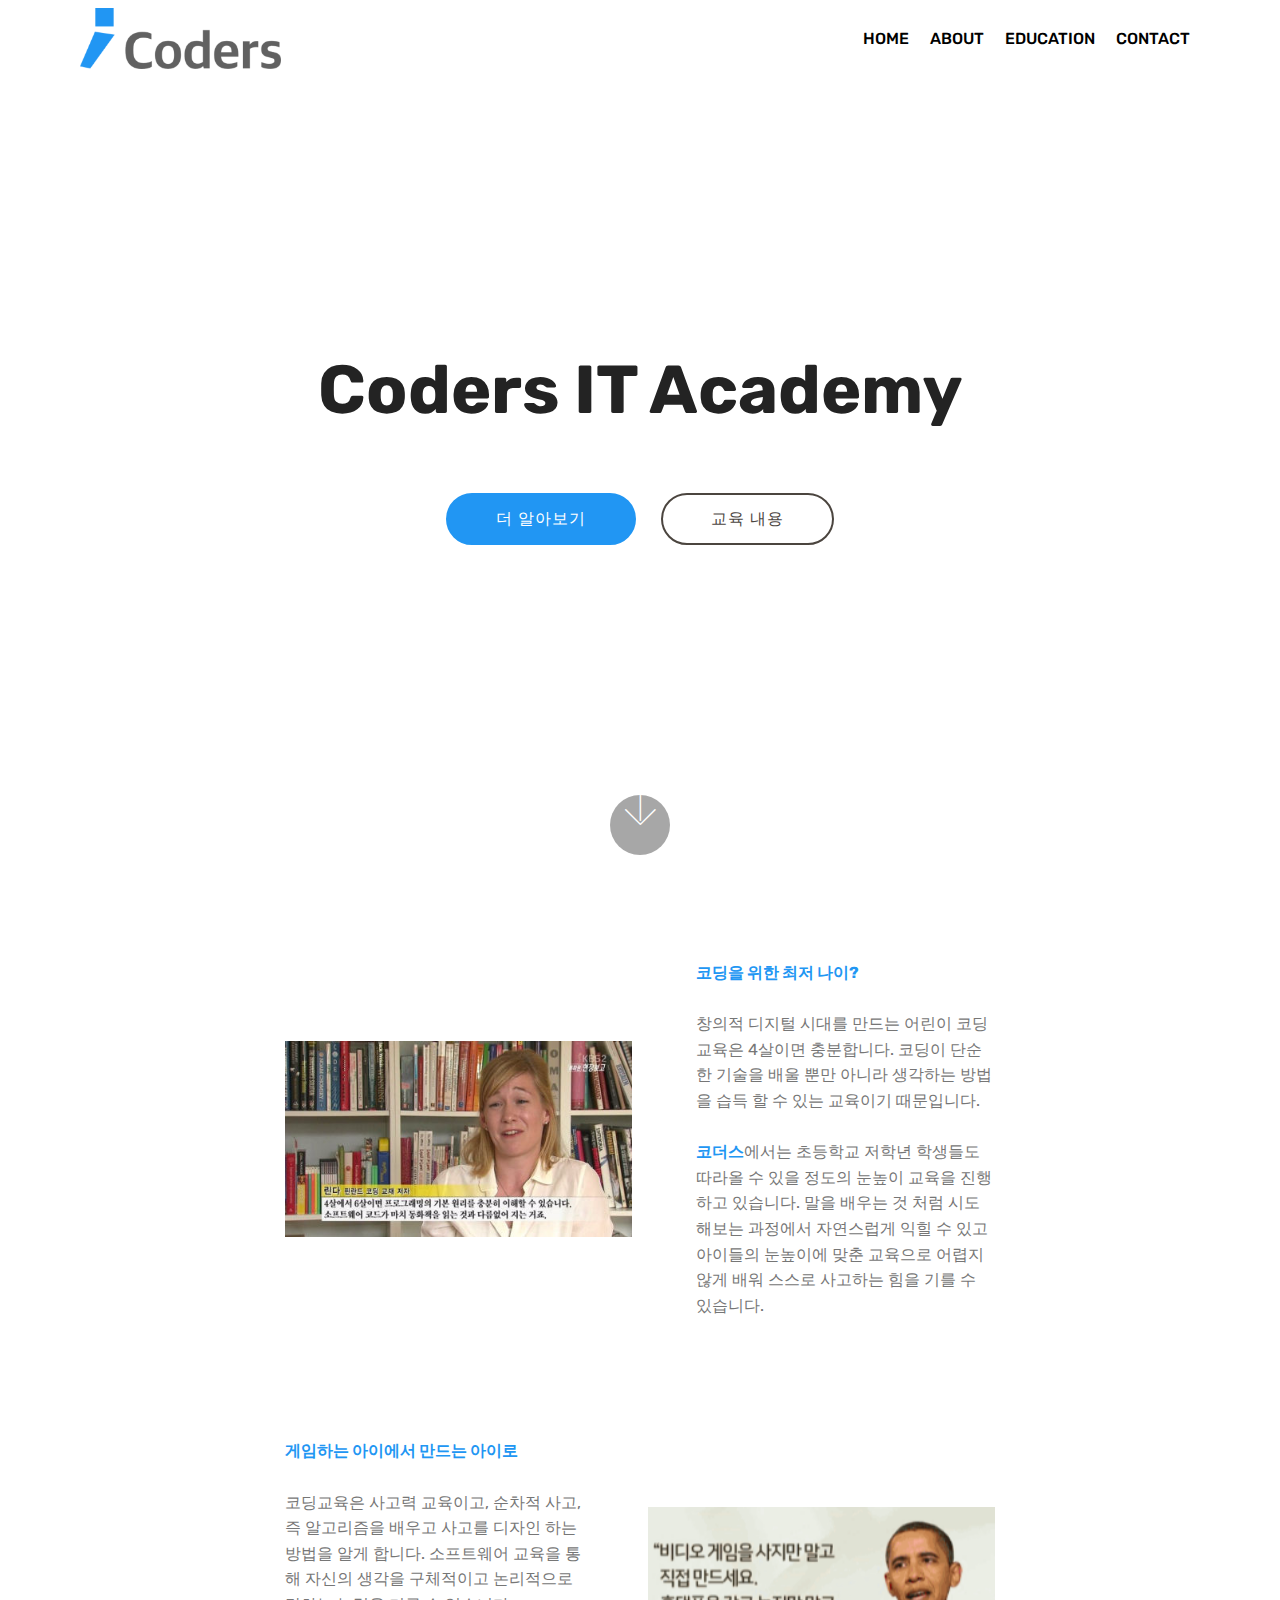
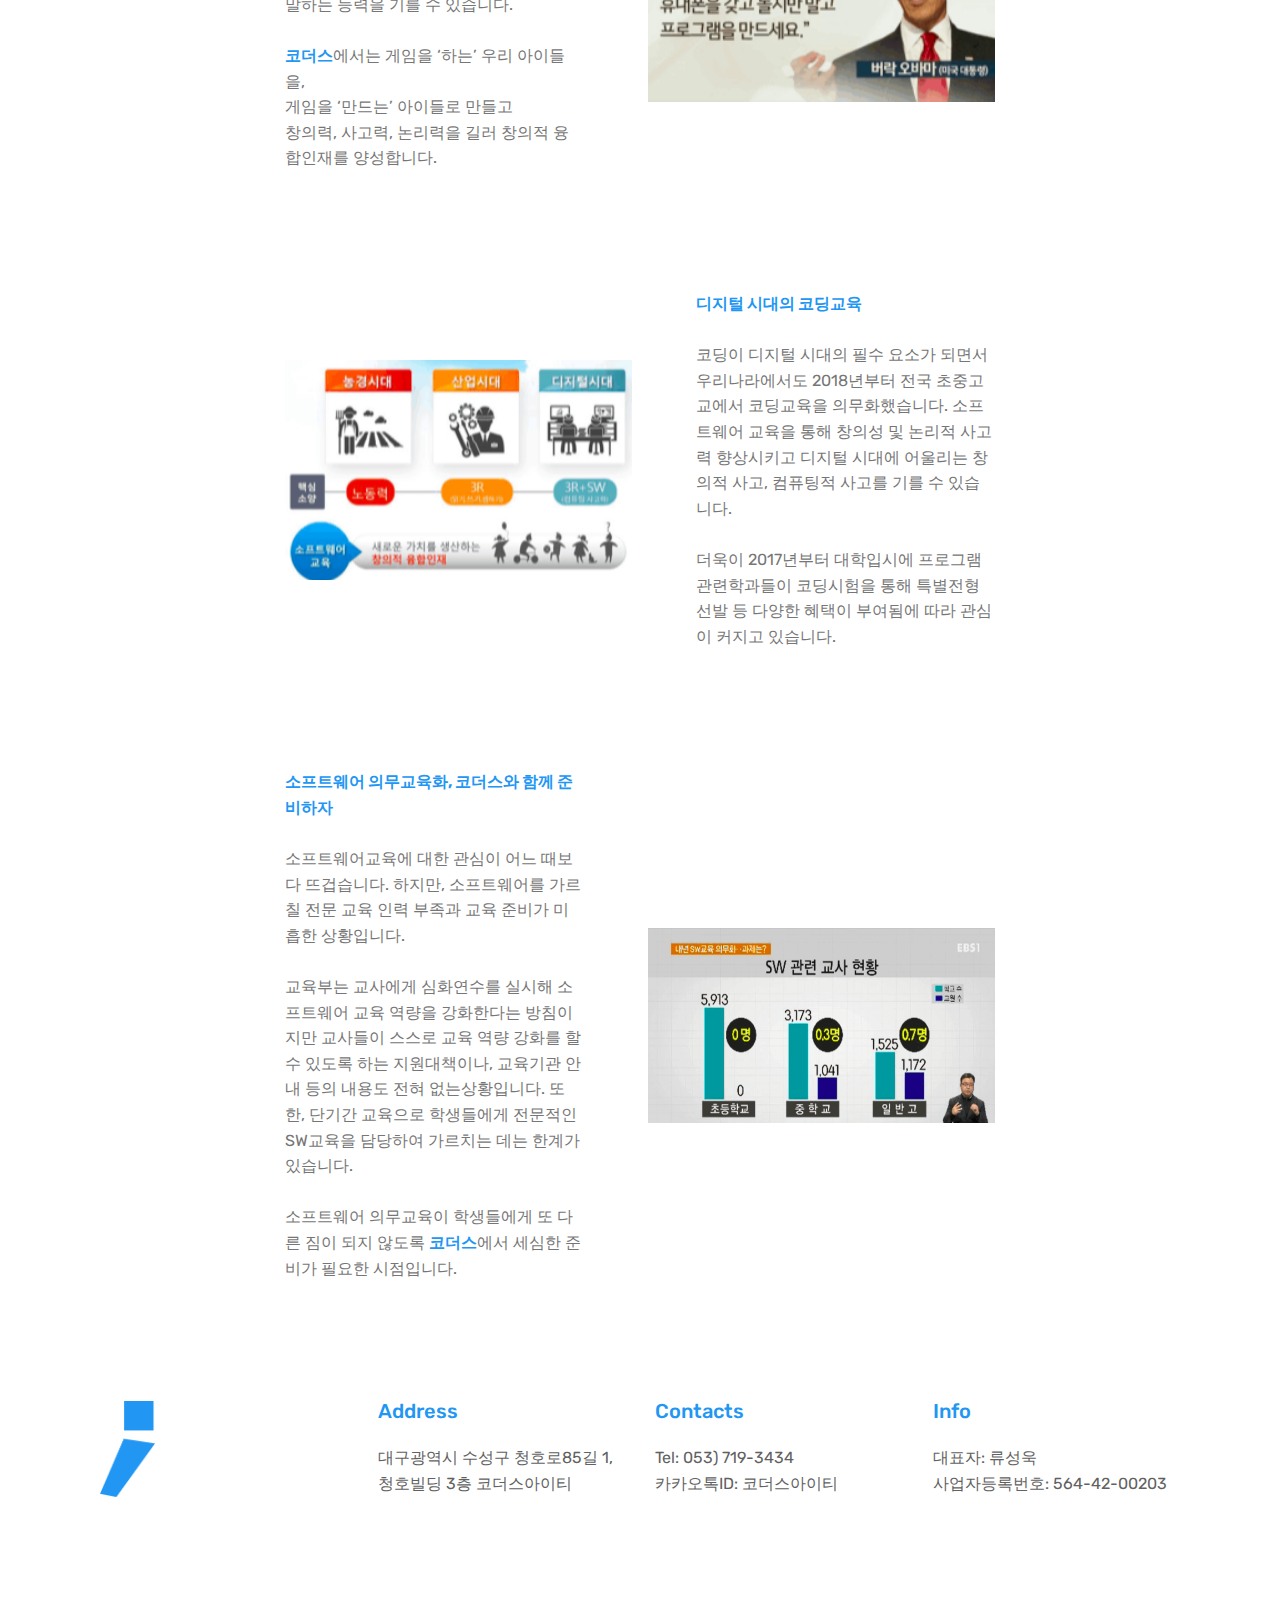
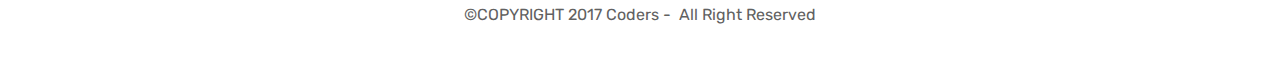
<file: index.html>
<!DOCTYPE html>
<html >
<head>
  <!-- Site made with Mobirise Website Builder v4.7.6, https://mobirise.com -->
  <meta charset="UTF-8">
  <meta http-equiv="X-UA-Compatible" content="IE=edge">
  <meta name="generator" content="Mobirise v4.7.6, mobirise.com">
  <meta name="viewport" content="width=device-width, initial-scale=1, minimum-scale=1">
  <link rel="shortcut icon" href="assets/images/codersicon-308x93.png" type="image/x-icon">
  <meta name="description" content="">
  <title>Home</title>
  <link rel="stylesheet" href="assets/web/assets/mobirise-icons/mobirise-icons.css">
  <link rel="stylesheet" href="assets/tether/tether.min.css">
  <link rel="stylesheet" href="assets/bootstrap/css/bootstrap.min.css">
  <link rel="stylesheet" href="assets/bootstrap/css/bootstrap-grid.min.css">
  <link rel="stylesheet" href="assets/bootstrap/css/bootstrap-reboot.min.css">
  <link rel="stylesheet" href="assets/dropdown/css/style.css">
  <link rel="stylesheet" href="assets/socicon/css/styles.css">
  <link rel="stylesheet" href="assets/theme/css/style.css">
  <link rel="stylesheet" href="assets/mobirise/css/mbr-additional.css" type="text/css">



</head>
<body>
  <section class="menu cid-qSYMmdUAWB" once="menu" id="menu2-0">



    <nav class="navbar navbar-expand beta-menu navbar-dropdown align-items-center navbar-fixed-top navbar-toggleable-sm">
        <button class="navbar-toggler navbar-toggler-right" type="button" data-toggle="collapse" data-target="#navbarSupportedContent" aria-controls="navbarSupportedContent" aria-expanded="false" aria-label="Toggle navigation">
            <div class="hamburger">
                <span></span>
                <span></span>
                <span></span>
                <span></span>
            </div>
        </button>
        <div class="menu-logo">
            <div class="navbar-brand">
                <span class="navbar-logo">
                    <a href="index.html#header2-1">
                        <img src="assets/images/codersicon-308x93.png" alt="Mobirise" title="" style="height: 3.8rem;">
                    </a>
                </span>

            </div>
        </div>
        <div class="collapse navbar-collapse" id="navbarSupportedContent">
            <ul class="navbar-nav nav-dropdown nav-right" data-app-modern-menu="true"><li class="nav-item">
                    <a class="nav-link link text-black display-4" href="index.html#header2-1">HOME</a>
                </li>
                <li class="nav-item dropdown">
                    <a class="nav-link link text-black display-4" href="page3.html#slider1-16" aria-expanded="false">
                        ABOUT</a>
                </li><li class="nav-item"><a class="nav-link link text-black display-4" href="page2.html#image2-u" aria-expanded="false">EDUCATION</a></li><li class="nav-item"><a class="nav-link link text-black display-4" href="page1.html#content4-n">CONTACT</a></li></ul>

        </div>
    </nav>
</section>

<section class="engine"><a href="https://mobirise.me/w">html5 templates</a></section><section class="cid-qSYOAtzjo4 mbr-fullscreen" id="header2-1">





    <div class="container align-center">
        <div class="row justify-content-md-center">
            <div class="mbr-white col-md-10">
                <h1 class="mbr-section-title mbr-bold pb-3 mbr-fonts-style display-1">
                    Coders IT Academy<br></h1>

                <p class="mbr-text pb-3 mbr-fonts-style display-5"></p>
                <div class="mbr-section-btn"><a class="btn btn-md btn-primary display-4" href="page3.html#slider1-16">더 알아보기</a>
                    <a class="btn btn-md btn-info-outline display-4" href="page2.html#content5-19">교육 내용</a></div>
            </div>
        </div>
    </div>
    <div class="mbr-arrow hidden-sm-down" aria-hidden="true">
        <a href="#next">
            <i class="mbri-down mbr-iconfont"></i>
        </a>
    </div>
</section>

<section class="mbr-section content6 cid-qSZptPTCYB" id="content6-v">



    <div class="container">
        <div class="media-container-row">
            <div class="col-12 col-md-8">
                <div class="media-container-row">
                    <div class="mbr-figure" style="width: 125%;">
                      <img src="assets/images/img1-436x246.jpg" alt="Mobirise" title="">
                    </div>
                    <div class="media-content">
                        <div class="mbr-section-text">
                            <p class="mbr-text mb-0 mbr-fonts-style display-7"><font color="#2196f3"><strong>코딩을 위한 최저 나이?<br></strong></font><br>                                창의적 디지털 시대를 만드는 어린이 코딩 교육은 4살이면 충분합니다. 코딩이 단순한 기술을 배울 뿐만 아니라 생각하는 방법을 습득 할 수 있는 교육이기 때문입니다.<br><br><font color="#2196f3"><strong>                                코더스</strong></font>에서는 초등학교 저학년 학생들도 따라올 수 있을 정도의 눈높이 교육을 진행하고 있습니다. 말을 배우는 것 처럼 시도해보는 과정에서 자연스럽게 익힐 수 있고 아이들의 눈높이에 맞춘 교육으로 어렵지 않게 배워 스스로 사고하는 힘을 기를 수 있습니다.<br></p>
                        </div>
                    </div>
                </div>
            </div>
        </div>
    </div>
</section>

<section class="mbr-section content7 cid-qSZqJadjZv" id="content7-x">



    <div class="container">
        <div class="media-container-row">
            <div class="col-12 col-md-8">
                <div class="media-container-row">
                    <div class="media-content">
                        <div class="mbr-section-text">
                            <p class="mbr-text align-right mb-0 mbr-fonts-style display-7"><font color="#2196f3"><strong>게임하는 아이에서 만드는 아이로</strong></font><br><br>                                코딩교육은 사고력 교육이고, 순차적 사고, 즉 알고리즘을 배우고 사고를 디자인 하는 방법을 알게 합니다. 소프트웨어 교육을 통해 자신의 생각을 구체적이고 논리적으로 말하는 능력을 기를 수 있습니다.<br><br><font color="#2196f3"><strong>                                코더스</strong></font>에서는 게임을 ‘하는’ 우리 아이들을, <br>게임을 ‘만드는’ 아이들로 만들고<br>                                창의력, 사고력, 논리력을 길러 창의적 융합인재를 양성합니다.<br></p>
                        </div>
                    </div>
                    <div class="mbr-figure" style="width: 125%;">
                     <img src="assets/images/img2-436x361.png" alt="Mobirise" title="">
                    </div>
                </div>
            </div>
        </div>
    </div>
</section>

<section class="mbr-section content6 cid-qSZs7wSCTh" id="content6-y">



    <div class="container">
        <div class="media-container-row">
            <div class="col-12 col-md-8">
                <div class="media-container-row">
                    <div class="mbr-figure" style="width: 125%;">
                      <img src="assets/images/img3-1-694x265.png" alt="Mobirise" title="">
                    </div>
                    <div class="media-content">
                        <div class="mbr-section-text">
                            <p class="mbr-text mb-0 mbr-fonts-style display-7"><font color="#2196f3"><strong>디지털 시대의 코딩교육</strong></font><br><br>                                코딩이 디지털 시대의 필수 요소가 되면서 우리나라에서도 2018년부터 전국 초중고교에서 코딩교육을 의무화했습니다. 소프트웨어 교육을 통해 창의성 및 논리적 사고력 향상시키고 디지털 시대에 어울리는 창의적 사고, 컴퓨팅적 사고를 기를 수 있습니다.<br><br>더욱이 2017년부터 대학입시에 프로그램 관련학과들이 코딩시험을 통해 특별전형 선발 등 다양한 혜택이 부여됨에 따라 관심이 커지고 있습니다.<br></p>
                        </div>
                    </div>
                </div>
            </div>
        </div>
    </div>
</section>

<section class="mbr-section content7 cid-qSZta1poW3" id="content7-z">



    <div class="container">
        <div class="media-container-row">
            <div class="col-12 col-md-8">
                <div class="media-container-row">
                    <div class="media-content">
                        <div class="mbr-section-text">
                            <p class="mbr-text align-right mb-0 mbr-fonts-style display-7"><font color="#2196f3"><strong>소프트웨어 의무교육화, 코더스와 함께 준비하자</strong></font><br><br>                                소프트웨어교육에 대한 관심이 어느 때보다 뜨겁습니다. 하지만, 소프트웨어를 가르칠 전문 교육 인력 부족과 교육 준비가 미흡한 상황입니다.<br><br>                                교육부는 교사에게 심화연수를 실시해 소프트웨어 교육 역량을 강화한다는 방침이지만 교사들이 스스로 교육 역량 강화를 할 수 있도록 하는 지원대책이나, 교육기관 안내 등의 내용도 전혀 없는상황입니다. 또한, 단기간 교육으로 학생들에게 전문적인 SW교육을 담당하여 가르치는 데는 한계가 있습니다.<br><br>                                소프트웨어 의무교육이 학생들에게 또 다른 짐이 되지 않도록 <font color="#2196f3"><strong>코더스</strong></font>에서 세심한 준비가 필요한 시점입니다.<br></p>
                        </div>
                    </div>
                    <div class="mbr-figure" style="width: 125%;">
                     <img src="assets/images/img4-694x547.png" alt="Mobirise" title="">
                    </div>
                </div>
            </div>
        </div>
    </div>
</section>

<section class="cid-qSYW1byGlZ" id="footer1-7">





    <div class="container">
        <div class="media-container-row content text-white">
            <div class="col-12 col-md-3">
                <div class="media-wrap">
                    <a href="https://mobirise.com/">
                        <img src="assets/images/semi-icon-113x196.png" alt="Mobirise" title="">
                    </a>
                </div>
            </div>
            <div class="col-12 col-md-3 mbr-fonts-style display-7">
                <h5 class="pb-3">
                    Address
                </h5>
                <p class="mbr-text">대구광역시 수성구 청호로85길 1,<br>청호빌딩 3층 코더스아이티&nbsp;</p>
            </div>
            <div class="col-12 col-md-3 mbr-fonts-style display-7">
                <h5 class="pb-3">
                    Contacts
                </h5>
                <p class="mbr-text">Tel: 053) 719-3434 <br>카카오톡ID: 코더스아이티</p>
            </div>
            <div class="col-12 col-md-3 mbr-fonts-style display-7">
                <h5 class="pb-3">
                    Info</h5>
                <p class="mbr-text">대표자: 류성욱<br>사업자등록번호:&nbsp;564-42-00203</p>
            </div>
        </div>

    </div>
</section>

<section once="" class="cid-qSYPEeHsnY" id="footer6-3">





    <div class="container">
        <div class="media-container-row align-center mbr-white">
            <div class="col-12">
                <p class="mbr-text mb-0 mbr-fonts-style display-7">
                    ©COPYRIGHT 2017 Coders - &nbsp;All Right Reserved<br>
                </p>
            </div>
        </div>
    </div>
</section>


  <script src="assets/web/assets/jquery/jquery.min.js"></script>
  <script src="assets/popper/popper.min.js"></script>
  <script src="assets/tether/tether.min.js"></script>
  <script src="assets/bootstrap/js/bootstrap.min.js"></script>
  <script src="assets/smoothscroll/smooth-scroll.js"></script>
  <script src="assets/dropdown/js/script.min.js"></script>
  <script src="assets/touchswipe/jquery.touch-swipe.min.js"></script>
  <script src="assets/theme/js/script.js"></script>


</body>
</html>
</file>
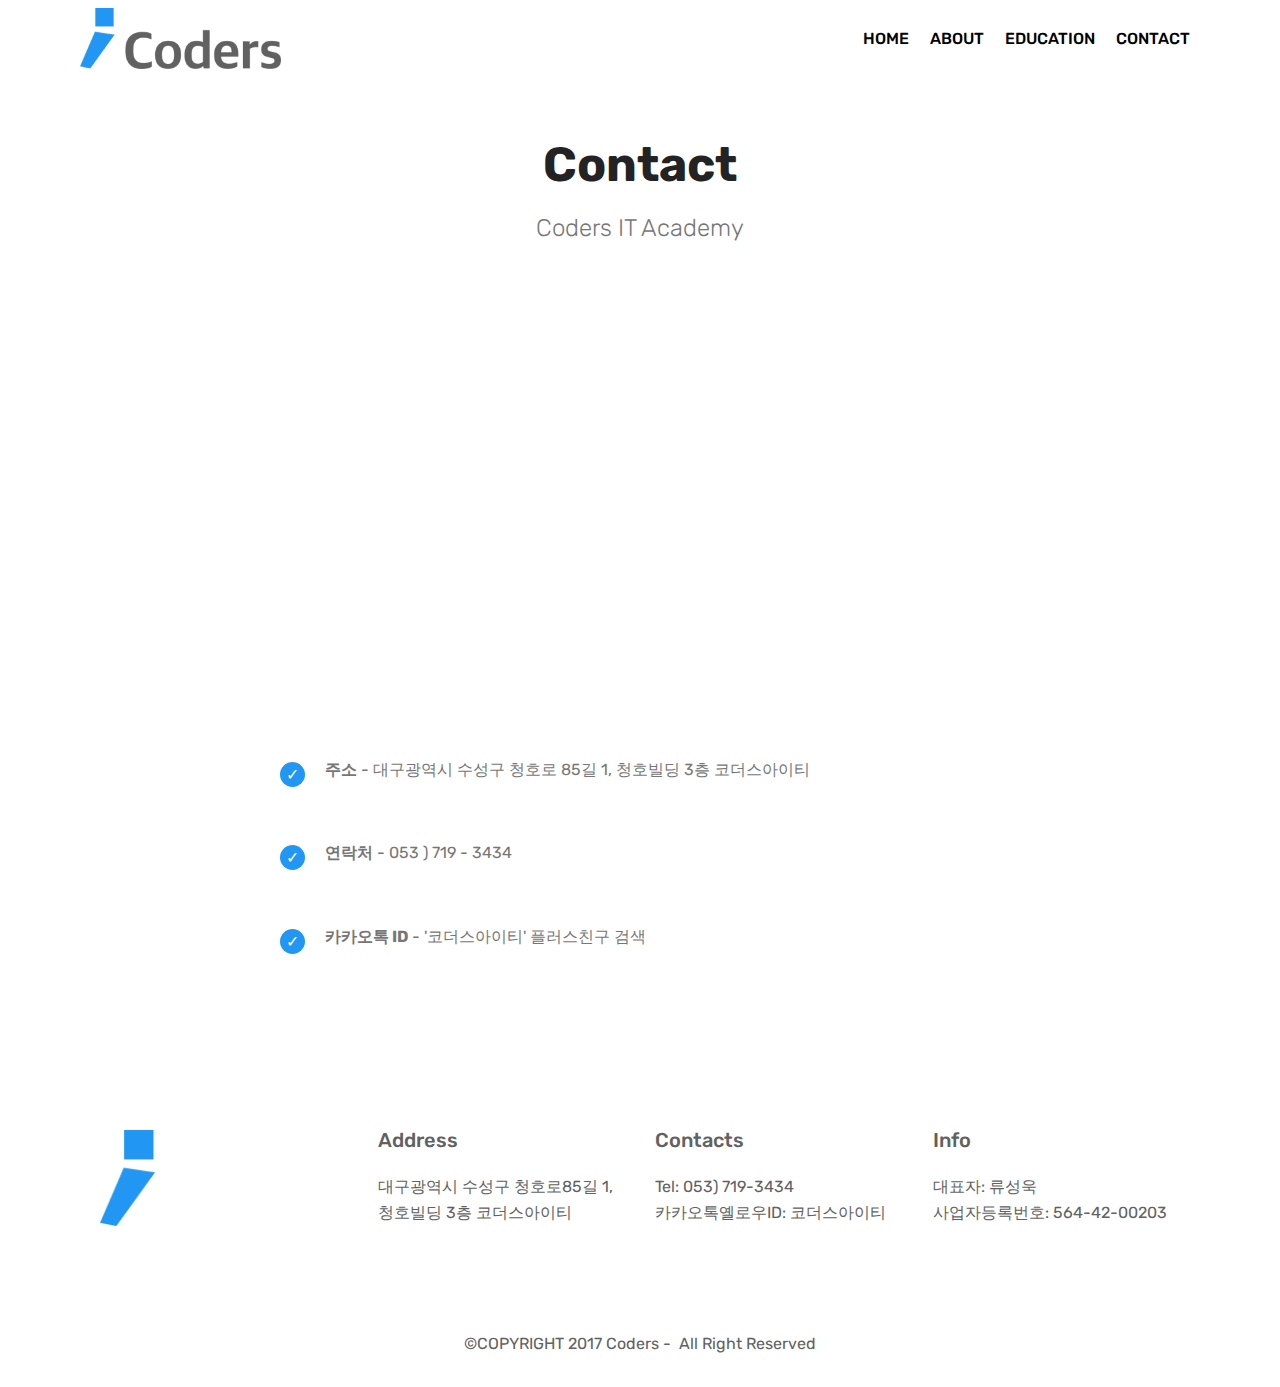
<file: page1.html>
<!DOCTYPE html>
<html >
<head>
  <!-- Site made with Mobirise Website Builder v4.7.6, https://mobirise.com -->
  <meta charset="UTF-8">
  <meta http-equiv="X-UA-Compatible" content="IE=edge">
  <meta name="generator" content="Mobirise v4.7.6, mobirise.com">
  <meta name="viewport" content="width=device-width, initial-scale=1, minimum-scale=1">
  <link rel="shortcut icon" href="assets/images/codersicon-308x93.png" type="image/x-icon">
  <meta name="description" content="Website Builder Description">
  <title>contact</title>
  <link rel="stylesheet" href="assets/tether/tether.min.css">
  <link rel="stylesheet" href="assets/bootstrap/css/bootstrap.min.css">
  <link rel="stylesheet" href="assets/bootstrap/css/bootstrap-grid.min.css">
  <link rel="stylesheet" href="assets/bootstrap/css/bootstrap-reboot.min.css">
  <link rel="stylesheet" href="assets/dropdown/css/style.css">
  <link rel="stylesheet" href="assets/socicon/css/styles.css">
  <link rel="stylesheet" href="assets/theme/css/style.css">
  <link rel="stylesheet" href="assets/mobirise/css/mbr-additional.css" type="text/css">



</head>
<body>
  <section class="menu cid-qSYMmdUAWB" once="menu" id="menu2-8">



    <nav class="navbar navbar-expand beta-menu navbar-dropdown align-items-center navbar-fixed-top navbar-toggleable-sm">
        <button class="navbar-toggler navbar-toggler-right" type="button" data-toggle="collapse" data-target="#navbarSupportedContent" aria-controls="navbarSupportedContent" aria-expanded="false" aria-label="Toggle navigation">
            <div class="hamburger">
                <span></span>
                <span></span>
                <span></span>
                <span></span>
            </div>
        </button>
        <div class="menu-logo">
            <div class="navbar-brand">
                <span class="navbar-logo">
                    <a href="index.html#header2-1">
                        <img src="assets/images/codersicon-308x93.png" alt="Mobirise" title="" style="height: 3.8rem;">
                    </a>
                </span>

            </div>
        </div>
        <div class="collapse navbar-collapse" id="navbarSupportedContent">
            <ul class="navbar-nav nav-dropdown nav-right" data-app-modern-menu="true"><li class="nav-item">
                    <a class="nav-link link text-black display-4" href="index.html#header2-1">HOME</a>
                </li>
                <li class="nav-item dropdown">
                    <a class="nav-link link text-black display-4" href="page3.html#slider1-16" aria-expanded="false">
                        ABOUT</a>
                </li><li class="nav-item"><a class="nav-link link text-black display-4" href="page2.html#image2-u" aria-expanded="false">EDUCATION</a></li><li class="nav-item"><a class="nav-link link text-black display-4" href="page1.html#content4-n">CONTACT</a></li></ul>

        </div>
    </nav>
</section>

<section class="engine"><a href="https://mobirise.me/x">css templates</a></section>


<section class="mbr-section content4 cid-qSZcbCsF0T" id="content4-n">



    <div class="container">
        <div class="media-container-row">
            <div class="title col-12 col-md-8">
                <h2 class="align-center pb-3 mbr-fonts-style display-2">
                <br></br>
                  <strong>Contact</strong>

                </h2>
                <h3 class="mbr-section-subtitle align-center mbr-light mbr-fonts-style display-5">
                    Coders IT Academy</h3>

            </div>
        </div>
    </div>
</section>

<section class="map2 cid-qSYYMbzRFu" id="map2-a">



    <div class="container">
        <div class="media-container-row">
            <div class="col-md-8">
                <div class="google-map"><iframe frameborder="0" style="border:0" src="https://www.google.com/maps/embed/v1/place?key=AIzaSyA0Dx_boXQiwvdz8sJHoYeZNVTdoWONYkU&amp;q=place_id:ChIJu3fJhBDiZTURPQ5-7zjhiJ8" allowfullscreen=""></iframe></div>
        </div>
    </div>
</div></section>

<section class="mbr-section article content12 cid-qSZ36muwM0" id="content12-g">


    <div class="container">
        <div class="media-container-row">
            <div class="mbr-text counter-container col-12 col-md-8 mbr-fonts-style display-7">
                <ul>
                    <li><strong>주소</strong> - 대구광역시 수성구 청호로 85길 1, 청호빌딩 3층 코더스아이티</li></ul><p><br></p><ul>
                    <li><strong>연락처</strong> - 053 ) 719 - 3434</li></ul><p><br></p><ul>
                    <li><strong>카카오톡 ID</strong>&nbsp;- '코더스아이티' 플러스친구 검색</li>
                </ul>
            </div>
        </div>
    </div>
</section>

<section class="cid-qSZ1u15ba1" id="footer1-e">





    <div class="container">
        <div class="media-container-row content text-white">
            <div class="col-12 col-md-3">
                <div class="media-wrap">
                    <a href="https://mobirise.com/">
                        <img src="assets/images/semi-icon-113x196.png" alt="Mobirise" title="">
                    </a>
                </div>
            </div>
            <div class="col-12 col-md-3 mbr-fonts-style display-7">
                <h5 class="pb-3">
                    Address
                </h5>
                <p class="mbr-text">대구광역시 수성구 청호로85길 1,<br>청호빌딩 3층 코더스아이티&nbsp;</p>
            </div>
            <div class="col-12 col-md-3 mbr-fonts-style display-7">
                <h5 class="pb-3">
                    Contacts
                </h5>
                <p class="mbr-text">Tel: 053) 719-3434 <br>카카오톡옐로우ID: 코더스아이티</p>
            </div>
            <div class="col-12 col-md-3 mbr-fonts-style display-7">
                <h5 class="pb-3">
                    Info</h5>
                <p class="mbr-text">대표자: 류성욱<br>사업자등록번호:&nbsp;564-42-00203</p>
            </div>
        </div>

    </div>
</section>
<section once="" class="cid-qSYPEeHsnY" id="footer6-3">





    <div class="container">
        <div class="media-container-row align-center mbr-white">
            <div class="col-12">
                <p class="mbr-text mb-0 mbr-fonts-style display-7">
                    ©COPYRIGHT 2017 Coders - &nbsp;All Right Reserved<br>
                </p>
            </div>
        </div>
    </div>
</section>


  <script src="assets/web/assets/jquery/jquery.min.js"></script>
  <script src="assets/popper/popper.min.js"></script>
  <script src="assets/tether/tether.min.js"></script>
  <script src="assets/bootstrap/js/bootstrap.min.js"></script>
  <script src="assets/smoothscroll/smooth-scroll.js"></script>
  <script src="assets/dropdown/js/script.min.js"></script>
  <script src="assets/touchswipe/jquery.touch-swipe.min.js"></script>
  <script src="assets/theme/js/script.js"></script>


</body>
</html>
</file>
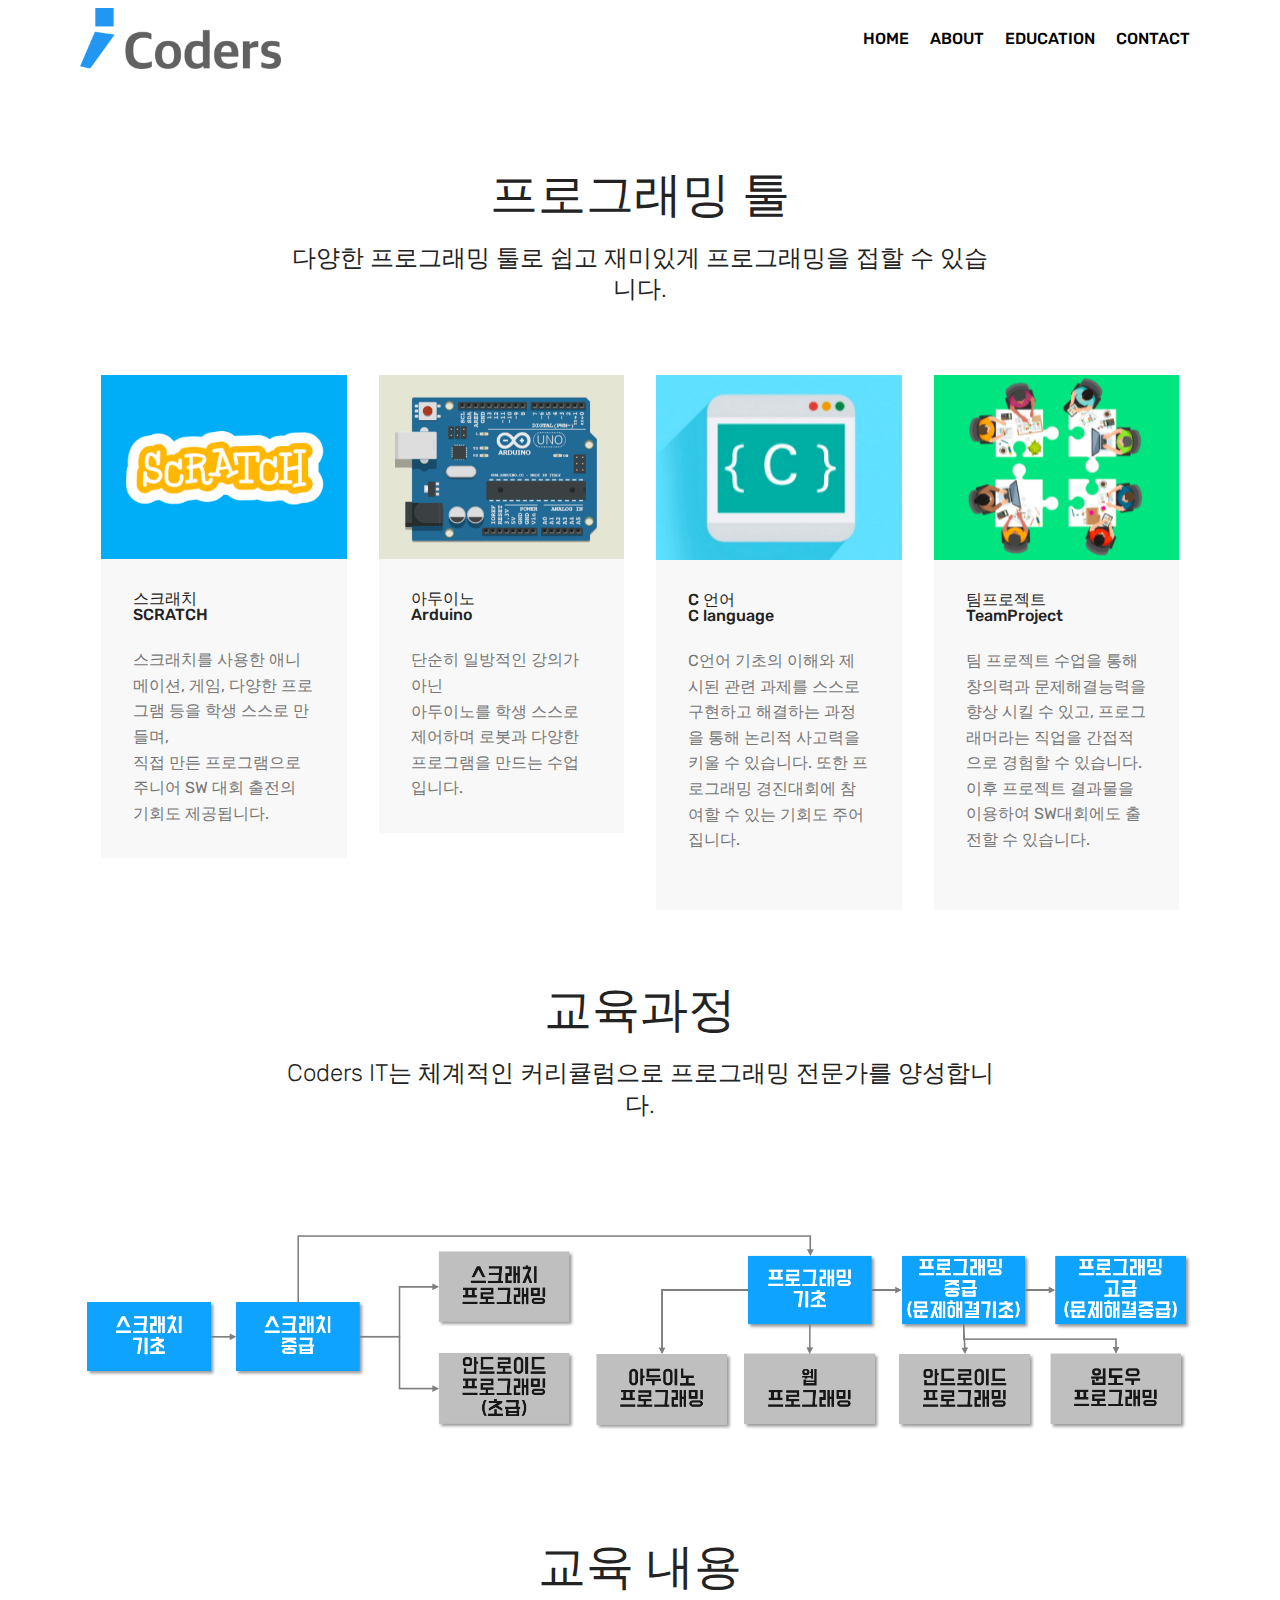
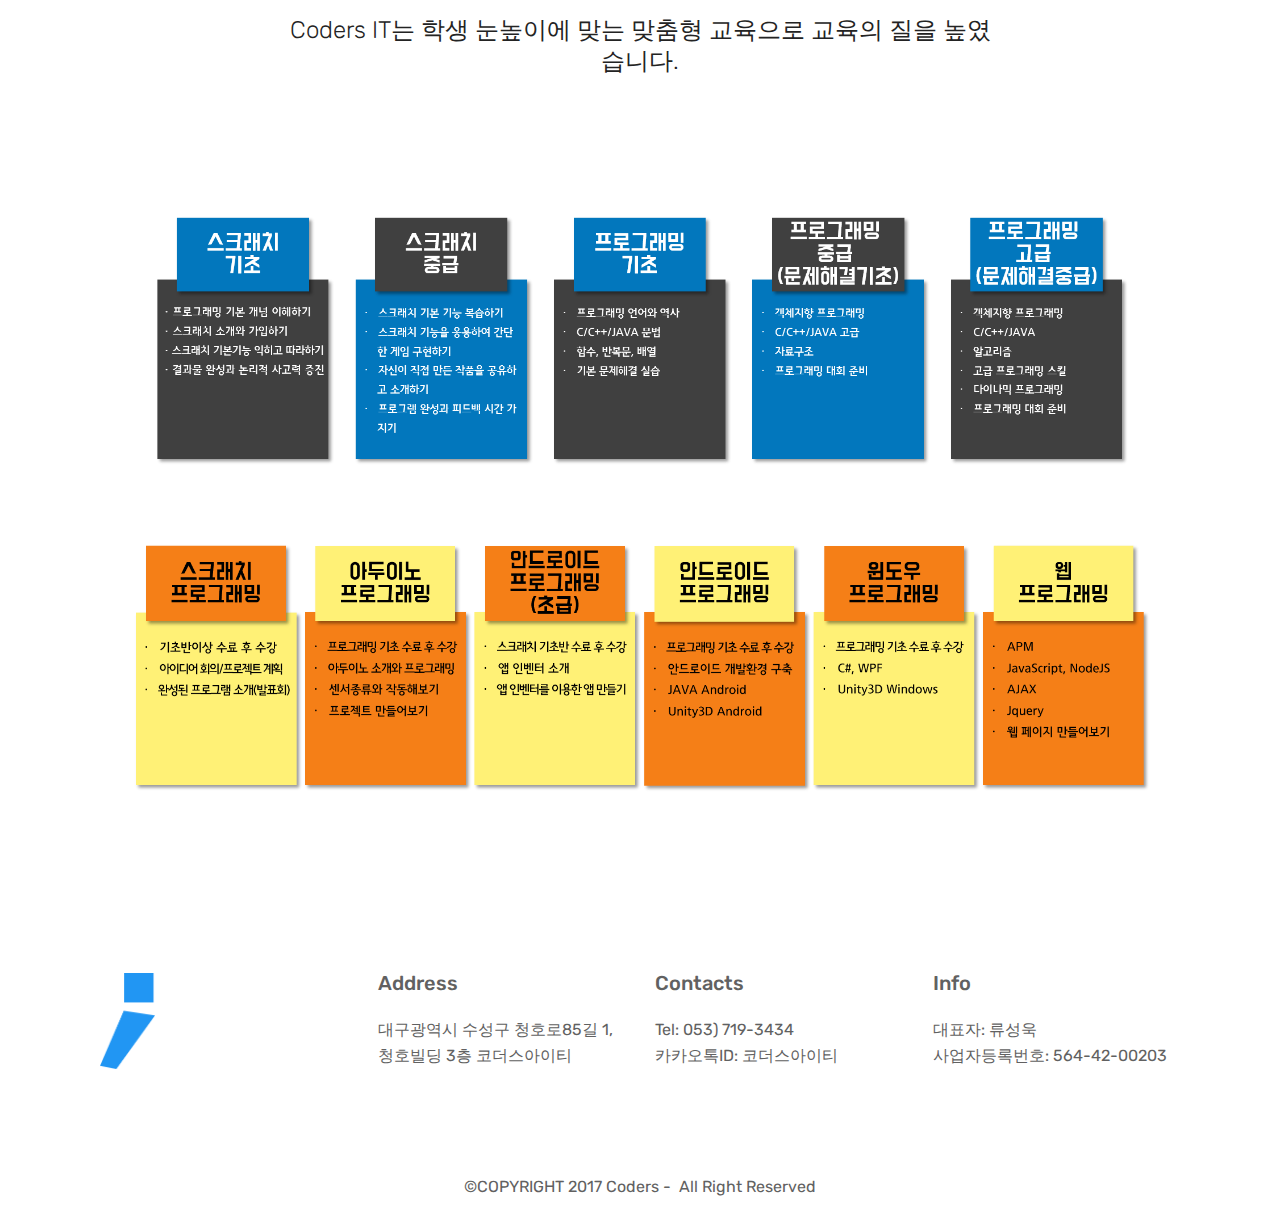
<file: page2.html>
<!DOCTYPE html>
<html >
<head>
  <!-- Site made with Mobirise Website Builder v4.7.6, https://mobirise.com -->
  <meta charset="UTF-8">
  <meta http-equiv="X-UA-Compatible" content="IE=edge">
  <meta name="generator" content="Mobirise v4.7.6, mobirise.com">
  <meta name="viewport" content="width=device-width, initial-scale=1, minimum-scale=1">
  <link rel="shortcut icon" href="assets/images/codersicon-308x93.png" type="image/x-icon">
  <meta name="description" content="Web Page Builder Description">
  <title>education</title>
  <link rel="stylesheet" href="assets/tether/tether.min.css">
  <link rel="stylesheet" href="assets/bootstrap/css/bootstrap.min.css">
  <link rel="stylesheet" href="assets/bootstrap/css/bootstrap-grid.min.css">
  <link rel="stylesheet" href="assets/bootstrap/css/bootstrap-reboot.min.css">
  <link rel="stylesheet" href="assets/dropdown/css/style.css">
  <link rel="stylesheet" href="assets/socicon/css/styles.css">
  <link rel="stylesheet" href="assets/theme/css/style.css">
  <link rel="stylesheet" href="assets/mobirise/css/mbr-additional.css" type="text/css">



</head>
<body>
  <section class="menu cid-qSYMmdUAWB" once="menu" id="menu2-h">



    <nav class="navbar navbar-expand beta-menu navbar-dropdown align-items-center navbar-fixed-top navbar-toggleable-sm">
        <button class="navbar-toggler navbar-toggler-right" type="button" data-toggle="collapse" data-target="#navbarSupportedContent" aria-controls="navbarSupportedContent" aria-expanded="false" aria-label="Toggle navigation">
            <div class="hamburger">
                <span></span>
                <span></span>
                <span></span>
                <span></span>
            </div>
        </button>
        <div class="menu-logo">
            <div class="navbar-brand">
                <span class="navbar-logo">
                    <a href="index.html#header2-1">
                        <img src="assets/images/codersicon-308x93.png" alt="Mobirise" title="" style="height: 3.8rem;">
                    </a>
                </span>

            </div>
        </div>
        <div class="collapse navbar-collapse" id="navbarSupportedContent">
            <ul class="navbar-nav nav-dropdown nav-right" data-app-modern-menu="true"><li class="nav-item">
                    <a class="nav-link link text-black display-4" href="index.html#header2-1">HOME</a>
                </li>
                <li class="nav-item dropdown">
                    <a class="nav-link link text-black display-4" href="page3.html#slider1-16" aria-expanded="false">
                        ABOUT</a>
                </li><li class="nav-item"><a class="nav-link link text-black display-4" href="page2.html#image2-u" aria-expanded="false">EDUCATION</a></li><li class="nav-item"><a class="nav-link link text-black display-4" href="page1.html#content4-n">CONTACT</a></li></ul>

        </div>
    </nav>
</section>

<section class="engine"><a href="https://mobirise.me/o">free one page site templates</a></section>

<section class="mbr-section content5 cid-qSZF0p2vwY" id="content5-19">





    <div class="container">
        <div class="media-container-row">
            <div class="title col-12 col-md-8">
                <h2 class="align-center mbr-bold mbr-white pb-3 mbr-fonts-style display-2"><span style="font-weight: normal;">                <br></br>
프로그래밍 툴</span></h2>
                <h3 class="mbr-section-subtitle align-center mbr-light mbr-white pb-3 mbr-fonts-style display-5">다양한 프로그래밍 툴로 쉽고 재미있게 프로그래밍을 접할 수 있습니다.</h3>


            </div>
        </div>
    </div>
</section>

<section class="features3 cid-qSZ6sGjD60" id="features3-m">




    <div class="container">
        <div class="media-container-row">
            <div class="card p-3 col-12 col-md-6 col-lg-3">
                <div class="card-wrapper">
                    <div class="card-img">
                        <img src="assets/images/scratch-492x258.png" alt="Mobirise" title="">
                    </div>
                    <div class="card-box">
                        <h4 class="card-title mbr-fonts-style display-7">스크래치 <br>SCRATCH</h4>
                        <p class="mbr-text mbr-fonts-style display-7">스크래치를 사용한 애니메이션, 게임, 다양한 프로그램 등을 학생 스스로 만들며,&nbsp;<br>                              직접 만든 프로그램으로 <br>주니어 SW 대회 출전의 기회도 제공됩니다.<br>
                        </p>
                    </div>

                </div>
            </div>

            <div class="card p-3 col-12 col-md-6 col-lg-3">
                <div class="card-wrapper">
                    <div class="card-img">
                        <img src="assets/images/arduino-big-1-492x369.png" alt="Mobirise" title="">
                    </div>
                    <div class="card-box">
                        <h4 class="card-title mbr-fonts-style display-7">
                            아두이노 <br>Arduino</h4>
                        <p class="mbr-text mbr-fonts-style display-7">단순히 일방적인 강의가 아닌<br>아두이노를 학생 스스로 제어하며 로봇과 다양한 프로그램을 만드는 수업입니다.<br></p>
                    </div>

                </div>
            </div>

            <div class="card p-3 col-12 col-md-6 col-lg-3">
                <div class="card-wrapper">
                    <div class="card-img">
                        <img src="assets/images/clanugage-492x173.png" alt="Mobirise" title="">
                    </div>
                    <div class="card-box">
                        <h4 class="card-title mbr-fonts-style display-7">C 언어 <br>C language</h4>
                        <p class="mbr-text mbr-fonts-style display-7">C언어 기초의 이해와 제시된 관련 과제를 스스로 구현하고 해결하는 과정을 통해 논리적 사고력을 키울 수 있습니다. 또한&nbsp;프로그래밍 경진대회에 참여할 수 있는 기회도 주어집니다.&nbsp;<br><br>
                        </p>
                    </div>

                </div>
            </div>

            <div class="card p-3 col-12 col-md-6 col-lg-3">
                <div class="card-wrapper">
                    <div class="card-img">
                        <img src="assets/images/teamppj-492x215.png" alt="Mobirise" title="">
                    </div>
                    <div class="card-box">
                        <h4 class="card-title mbr-fonts-style display-7">
                            팀프로젝트 <br>TeamProject</h4>
                        <p class="mbr-text mbr-fonts-style display-7">팀 프로젝트 수업을 통해 창의력과 문제해결능력을 향상 시킬 수 있고,&nbsp;프로그래머라는 직업을 간접적으로 경험할 수 있습니다. 이후 프로젝트 결과물을 이용하여 SW대회에도 출전할 수 있습니다.<br><br>
                        </p>
                    </div>

                </div>
            </div>
        </div>
    </div>
</section>

<section class="mbr-section content5 cid-qSZmP5LmuA" id="content5-s">





    <div class="container">
        <div class="media-container-row">
            <div class="title col-12 col-md-8">
                <h2 class="align-center mbr-bold mbr-white pb-3 mbr-fonts-style display-2"><span style="font-weight: normal;">교육과정</span></h2>
                <h3 class="mbr-section-subtitle align-center mbr-light mbr-white pb-3 mbr-fonts-style display-5">Coders IT는 체계적인 커리큘럼으로 프로그래밍 전문가를 양성합니다.</h3>


            </div>
        </div>
    </div>
</section>

<section class="cid-qSZlwk3d3c" id="image2-r">



    <figure class="mbr-figure container">
        <div class="image-block" style="width: 100%;">
            <img src="assets/images/eduoder-2090x382.png" alt="Mobirise" title="">

        </div>
    </figure>
</section>

<section class="mbr-section content5 cid-qSZnbew5Sn" id="content5-t">





    <div class="container">
        <div class="media-container-row">
            <div class="title col-12 col-md-8">
                <h2 class="align-center mbr-bold mbr-white pb-3 mbr-fonts-style display-2"><span style="font-weight: normal;">교육 내용</span></h2>
                <h3 class="mbr-section-subtitle align-center mbr-light mbr-white pb-3 mbr-fonts-style display-5">Coders IT는 학생 눈높이에 맞는 맞춤형 교육으로 교육의 질을 높였습니다.</h3>


            </div>
        </div>
    </div>
</section>

<section class="cid-qSZl0oP2ID" id="image2-q">



    <figure class="mbr-figure container">
        <div class="image-block" style="width: 92%;">
            <img src="assets/images/eduinfo-1799x1061.png" alt="Mobirise" title="">

        </div>
    </figure>
</section>

<section class="cid-qSZ4WoKVst" id="footer1-j">





    <div class="container">
        <div class="media-container-row content text-white">
            <div class="col-12 col-md-3">
                <div class="media-wrap">
                    <a href="https://mobirise.com/">
                        <img src="assets/images/semi-icon-113x196.png" alt="Mobirise" title="">
                    </a>
                </div>
            </div>
            <div class="col-12 col-md-3 mbr-fonts-style display-7">
                <h5 class="pb-3">
                    Address
                </h5>
                <p class="mbr-text">대구광역시 수성구 청호로85길 1,<br>청호빌딩 3층 코더스아이티&nbsp;</p>
            </div>
            <div class="col-12 col-md-3 mbr-fonts-style display-7">
                <h5 class="pb-3">
                    Contacts
                </h5>
                <p class="mbr-text">Tel: 053) 719-3434 <br>카카오톡ID: 코더스아이티</p>
            </div>
            <div class="col-12 col-md-3 mbr-fonts-style display-7">
                <h5 class="pb-3">
                    Info</h5>
                <p class="mbr-text">대표자: 류성욱<br>사업자등록번호:&nbsp;564-42-00203</p>
            </div>
        </div>

    </div>
</section>

<section once="" class="cid-qSYPEeHsnY" id="footer6-3">





    <div class="container">
        <div class="media-container-row align-center mbr-white">
            <div class="col-12">
                <p class="mbr-text mb-0 mbr-fonts-style display-7">
                    ©COPYRIGHT 2017 Coders - &nbsp;All Right Reserved<br>
                </p>
            </div>
        </div>
    </div>
</section>


  <script src="assets/web/assets/jquery/jquery.min.js"></script>
  <script src="assets/popper/popper.min.js"></script>
  <script src="assets/tether/tether.min.js"></script>
  <script src="assets/bootstrap/js/bootstrap.min.js"></script>
  <script src="assets/smoothscroll/smooth-scroll.js"></script>
  <script src="assets/dropdown/js/script.min.js"></script>
  <script src="assets/touchswipe/jquery.touch-swipe.min.js"></script>
  <script src="assets/theme/js/script.js"></script>


</body>
</html>
</file>
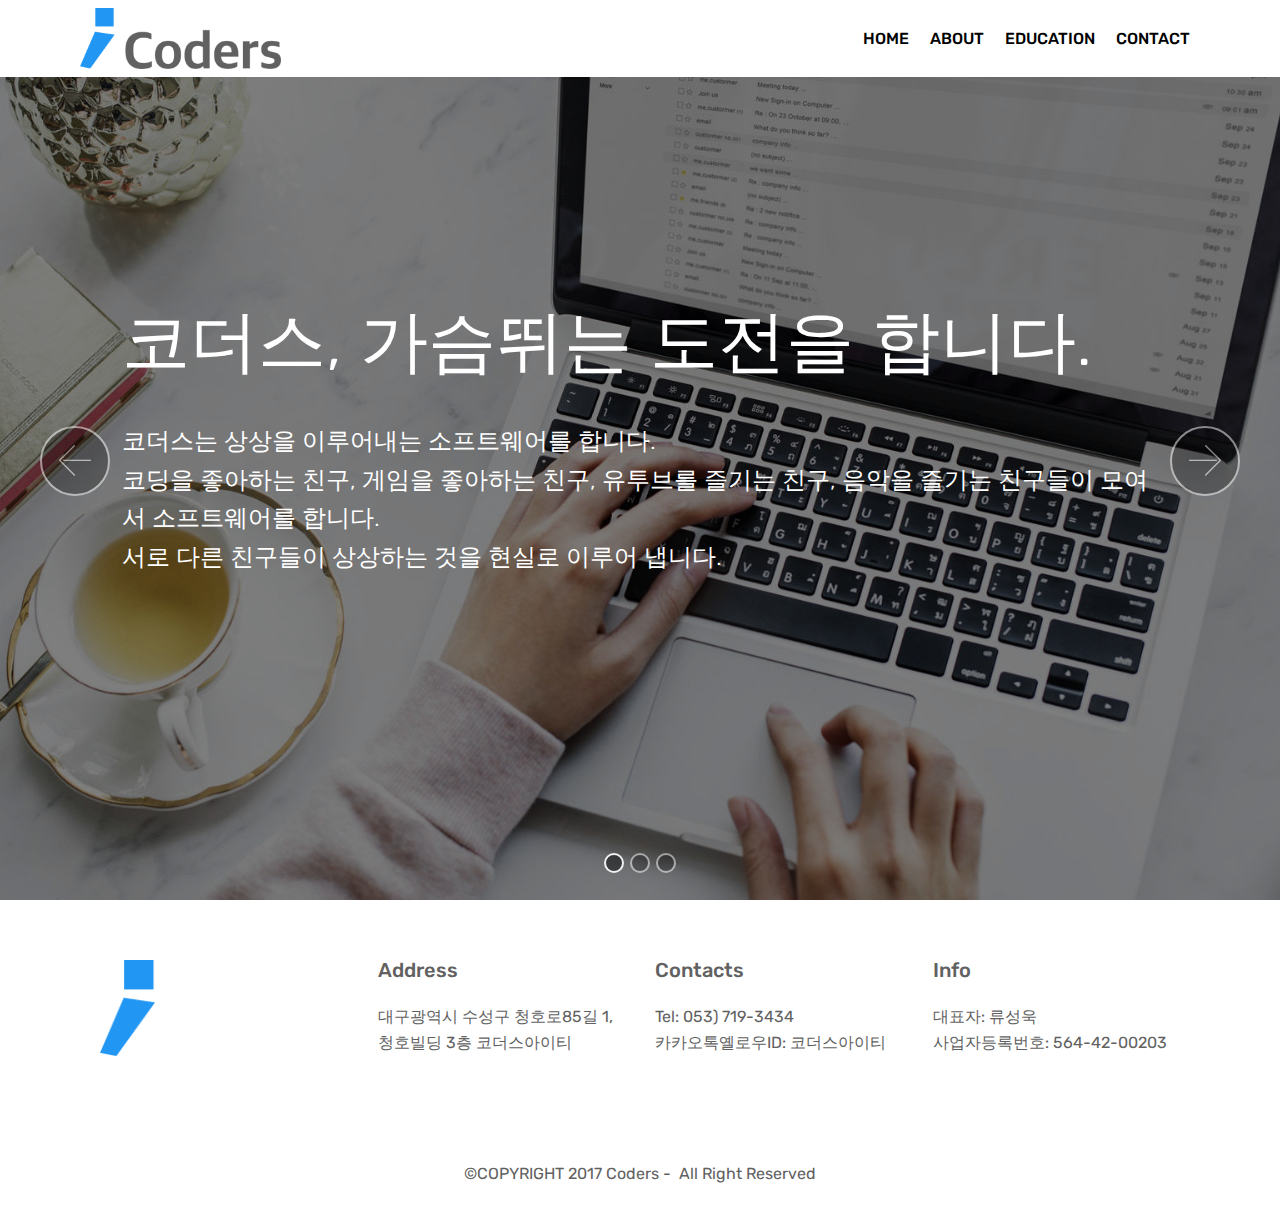
<file: page3.html>
<!DOCTYPE html>
<html >
<head>
  <!-- Site made with Mobirise Website Builder v4.7.6, https://mobirise.com -->
  <meta charset="UTF-8">
  <meta http-equiv="X-UA-Compatible" content="IE=edge">
  <meta name="generator" content="Mobirise v4.7.6, mobirise.com">
  <meta name="viewport" content="width=device-width, initial-scale=1, minimum-scale=1">
  <link rel="shortcut icon" href="assets/images/codersicon-308x93.png" type="image/x-icon">
  <meta name="description" content="Web Site Maker Description">
  <title>about</title>
  <link rel="stylesheet" href="assets/web/assets/mobirise-icons/mobirise-icons.css">
  <link rel="stylesheet" href="assets/tether/tether.min.css">
  <link rel="stylesheet" href="assets/bootstrap/css/bootstrap.min.css">
  <link rel="stylesheet" href="assets/bootstrap/css/bootstrap-grid.min.css">
  <link rel="stylesheet" href="assets/bootstrap/css/bootstrap-reboot.min.css">
  <link rel="stylesheet" href="assets/dropdown/css/style.css">
  <link rel="stylesheet" href="assets/socicon/css/styles.css">
  <link rel="stylesheet" href="assets/theme/css/style.css">
  <link rel="stylesheet" href="assets/mobirise/css/mbr-additional.css" type="text/css">



</head>
<body>
  <section class="menu cid-qSYMmdUAWB" once="menu" id="menu2-14">



    <nav class="navbar navbar-expand beta-menu navbar-dropdown align-items-center navbar-fixed-top navbar-toggleable-sm">
        <button class="navbar-toggler navbar-toggler-right" type="button" data-toggle="collapse" data-target="#navbarSupportedContent" aria-controls="navbarSupportedContent" aria-expanded="false" aria-label="Toggle navigation">
            <div class="hamburger">
                <span></span>
                <span></span>
                <span></span>
                <span></span>
            </div>
        </button>
        <div class="menu-logo">
            <div class="navbar-brand">
                <span class="navbar-logo">
                    <a href="index.html#header2-1">
                        <img src="assets/images/codersicon-308x93.png" alt="Mobirise" title="" style="height: 3.8rem;">
                    </a>
                </span>

            </div>
        </div>
        <div class="collapse navbar-collapse" id="navbarSupportedContent">
            <ul class="navbar-nav nav-dropdown nav-right" data-app-modern-menu="true"><li class="nav-item">
                    <a class="nav-link link text-black display-4" href="index.html#header2-1">HOME</a>
                </li>
                <li class="nav-item dropdown">
                    <a class="nav-link link text-black display-4" href="page3.html#slider1-16" aria-expanded="false">
                        ABOUT</a>
                </li>
                <li class="nav-item"><a class="nav-link link text-black display-4" href="page2.html#image2-u" aria-expanded="false">EDUCATION</a></li><li class="nav-item"><a class="nav-link link text-black display-4" href="page1.html#content4-n">CONTACT</a></li></ul>

        </div>
    </nav>
</section>

<section class="engine"><a href="https://mobirise.me/e">make a website</a></section>

<section class="carousel slide cid-qSZBwmMkIU" data-interval="false" id="slider1-16">



    <div class="full-screen"><div class="mbr-slider slide carousel" data-pause="true" data-keyboard="false" data-ride="carousel" data-interval="4000"><ol class="carousel-indicators"><li data-app-prevent-settings="" data-target="#slider1-16" class=" active" data-slide-to="0"></li><li data-app-prevent-settings="" data-target="#slider1-16" data-slide-to="1"></li><li data-app-prevent-settings="" data-target="#slider1-16" data-slide-to="2"></li></ol><div class="carousel-inner" role="listbox"><div class="carousel-item slider-fullscreen-image active" data-bg-video-slide="false" style="background-image: url(assets/images/mbr-1575x1080.jpg);"><div class="container container-slide"><div class="image_wrapper"><div class="mbr-overlay"></div><img src="assets/images/mbr-1575x1080.jpg"><div class="carousel-caption justify-content-center"><div class="col-10 align-center"><h2 class="mbr-fonts-style display-1">코더스, 가슴뛰는 도전을 합니다.</h2><p class="lead mbr-text mbr-fonts-style display-5"><br>코더스는 상상을 이루어내는 소프트웨어를 합니다. <br>코딩을 좋아하는 친구, 게임을 좋아하는 친구, 유투브를 즐기는 친구, 음악을 즐기는 친구들이 모여서 소프트웨어를 합니다. <br>서로 다른 친구들이 상상하는 것을 현실로 이루어 냅니다.<br></p></div></div></div></div></div><div class="carousel-item slider-fullscreen-image" data-bg-video-slide="false" style="background-image: url(assets/images/mbr-1080x1080.jpg);"><div class="container container-slide"><div class="image_wrapper"><div class="mbr-overlay"></div><img src="assets/images/mbr-1080x1080.jpg"><div class="carousel-caption justify-content-center"><div class="col-10 align-left"><h2 class="mbr-fonts-style display-1">코딩으로 논리적 사고력을 키웁니다.</h2><p class="lead mbr-text mbr-fonts-style display-5">코더스는 코딩을 연습할 수 있는 시스템을 제공해드립니다. <br>이 시스템은 학교, 기업, 개인에게 제공해드립니다. 누구나 코딩을 잘 할 수 있고, 컴퓨팅적 사고력을 키울 수 있습니다.</p></div></div></div></div></div><div class="carousel-item slider-fullscreen-image" data-bg-video-slide="false" style="background-image: url(assets/images/mbr-1620x1080.jpg);"><div class="container container-slide"><div class="image_wrapper"><div class="mbr-overlay"></div><img src="assets/images/mbr-1620x1080.jpg"><div class="carousel-caption justify-content-center"><div class="col-10 align-right"><h2 class="mbr-fonts-style display-1">최상의 서비스를 제공합니다.</h2><p class="lead mbr-text mbr-fonts-style display-5">코더스는 대구 지하철 어플리케이션을 개발하여 제공하였습니다. <br>10만명이 넘는 사용자들이 사용 중이며, 피드백을 빠르게 반영하여 최상의 서비스를 제공하고 있습니다.</p></div></div></div></div></div></div><a data-app-prevent-settings="" class="carousel-control carousel-control-prev" role="button" data-slide="prev" href="#slider1-16"><span aria-hidden="true" class="mbri-left mbr-iconfont"></span><span class="sr-only">Previous</span></a><a data-app-prevent-settings="" class="carousel-control carousel-control-next" role="button" data-slide="next" href="#slider1-16"><span aria-hidden="true" class="mbri-right mbr-iconfont"></span><span class="sr-only">Next</span></a></div></div>

</section>

<section class="cid-qSZCnn4jUu" id="footer1-18">





    <div class="container">
        <div class="media-container-row content text-white">
            <div class="col-12 col-md-3">
                <div class="media-wrap">
                    <a href="https://mobirise.com/">
                        <img src="assets/images/semi-icon-113x196.png" alt="Mobirise" title="">
                    </a>
                </div>
            </div>
            <div class="col-12 col-md-3 mbr-fonts-style display-7">
                <h5 class="pb-3">
                    Address
                </h5>
                <p class="mbr-text">대구광역시 수성구 청호로85길 1,<br>청호빌딩 3층 코더스아이티&nbsp;</p>
            </div>
            <div class="col-12 col-md-3 mbr-fonts-style display-7">
                <h5 class="pb-3">
                    Contacts
                </h5>
                <p class="mbr-text">Tel: 053) 719-3434 <br>카카오톡옐로우ID: 코더스아이티</p>
            </div>
            <div class="col-12 col-md-3 mbr-fonts-style display-7">
                <h5 class="pb-3">
                    Info</h5>
                <p class="mbr-text">대표자: 류성욱<br>사업자등록번호:&nbsp;564-42-00203</p>
            </div>
        </div>

    </div>
</section>

<section once="" class="cid-qSYPEeHsnY" id="footer6-3">





    <div class="container">
        <div class="media-container-row align-center mbr-white">
            <div class="col-12">
                <p class="mbr-text mb-0 mbr-fonts-style display-7">
                    ©COPYRIGHT 2017 Coders - &nbsp;All Right Reserved<br>
                </p>
            </div>
        </div>
    </div>
</section>

  <script src="assets/web/assets/jquery/jquery.min.js"></script>
  <script src="assets/popper/popper.min.js"></script>
  <script src="assets/tether/tether.min.js"></script>
  <script src="assets/bootstrap/js/bootstrap.min.js"></script>
  <script src="assets/smoothscroll/smooth-scroll.js"></script>
  <script src="assets/dropdown/js/script.min.js"></script>
  <script src="assets/ytplayer/jquery.mb.ytplayer.min.js"></script>
  <script src="assets/vimeoplayer/jquery.mb.vimeo_player.js"></script>
  <script src="assets/bootstrapcarouselswipe/bootstrap-carousel-swipe.js"></script>
  <script src="assets/touchswipe/jquery.touch-swipe.min.js"></script>
  <script src="assets/theme/js/script.js"></script>
  <script src="assets/slidervideo/script.js"></script>


</body>
</html>
</file>
<file: assets/web/assets/mobirise-icons/mobirise-icons.css>
@font-face {
  font-family: 'MobiriseIcons';
  src:  url('mobirise-icons.eot?spat4u');
  src:  url('mobirise-icons.eot?spat4u#iefix') format('embedded-opentype'),
    url('mobirise-icons.ttf?spat4u') format('truetype'),
    url('mobirise-icons.woff?spat4u') format('woff'),
    url('mobirise-icons.svg?spat4u#MobiriseIcons') format('svg');
  font-weight: normal;
  font-style: normal;
}

[class^="mbri-"], [class*=" mbri-"] {
  /* use !important to prevent issues with browser extensions that change fonts */
  font-family: MobiriseIcons !important;
  speak: none;
  font-style: normal;
  font-weight: normal;
  font-variant: normal;
  text-transform: none;
  line-height: 1;

  /* Better Font Rendering =========== */
  -webkit-font-smoothing: antialiased;
  -moz-osx-font-smoothing: grayscale;
}

.mbri-add-submenu:before {
  content: "\e900";
}
.mbri-alert:before {
  content: "\e901";
}
.mbri-align-center:before {
  content: "\e902";
}
.mbri-align-justify:before {
  content: "\e903";
}
.mbri-align-left:before {
  content: "\e904";
}
.mbri-align-right:before {
  content: "\e905";
}
.mbri-android:before {
  content: "\e906";
}
.mbri-apple:before {
  content: "\e907";
}
.mbri-arrow-down:before {
  content: "\e908";
}
.mbri-arrow-next:before {
  content: "\e909";
}
.mbri-arrow-prev:before {
  content: "\e90a";
}
.mbri-arrow-up:before {
  content: "\e90b";
}
.mbri-bold:before {
  content: "\e90c";
}
.mbri-bookmark:before {
  content: "\e90d";
}
.mbri-bootstrap:before {
  content: "\e90e";
}
.mbri-briefcase:before {
  content: "\e90f";
}
.mbri-browse:before {
  content: "\e910";
}
.mbri-bulleted-list:before {
  content: "\e911";
}
.mbri-calendar:before {
  content: "\e912";
}
.mbri-camera:before {
  content: "\e913";
}
.mbri-cart-add:before {
  content: "\e914";
}
.mbri-cart-full:before {
  content: "\e915";
}
.mbri-cash:before {
  content: "\e916";
}
.mbri-change-style:before {
  content: "\e917";
}
.mbri-chat:before {
  content: "\e918";
}
.mbri-clock:before {
  content: "\e919";
}
.mbri-close:before {
  content: "\e91a";
}
.mbri-cloud:before {
  content: "\e91b";
}
.mbri-code:before {
  content: "\e91c";
}
.mbri-contact-form:before {
  content: "\e91d";
}
.mbri-credit-card:before {
  content: "\e91e";
}
.mbri-cursor-click:before {
  content: "\e91f";
}
.mbri-cust-feedback:before {
  content: "\e920";
}
.mbri-database:before {
  content: "\e921";
}
.mbri-delivery:before {
  content: "\e922";
}
.mbri-desktop:before {
  content: "\e923";
}
.mbri-devices:before {
  content: "\e924";
}
.mbri-down:before {
  content: "\e925";
}
.mbri-download:before {
  content: "\e989";
}
.mbri-drag-n-drop:before {
  content: "\e927";
}
.mbri-drag-n-drop2:before {
  content: "\e928";
}
.mbri-edit:before {
  content: "\e929";
}
.mbri-edit2:before {
  content: "\e92a";
}
.mbri-error:before {
  content: "\e92b";
}
.mbri-extension:before {
  content: "\e92c";
}
.mbri-features:before {
  content: "\e92d";
}
.mbri-file:before {
  content: "\e92e";
}
.mbri-flag:before {
  content: "\e92f";
}
.mbri-folder:before {
  content: "\e930";
}
.mbri-gift:before {
  content: "\e931";
}
.mbri-github:before {
  content: "\e932";
}
.mbri-globe:before {
  content: "\e933";
}
.mbri-globe-2:before {
  content: "\e934";
}
.mbri-growing-chart:before {
  content: "\e935";
}
.mbri-hearth:before {
  content: "\e936";
}
.mbri-help:before {
  content: "\e937";
}
.mbri-home:before {
  content: "\e938";
}
.mbri-hot-cup:before {
  content: "\e939";
}
.mbri-idea:before {
  content: "\e93a";
}
.mbri-image-gallery:before {
  content: "\e93b";
}
.mbri-image-slider:before {
  content: "\e93c";
}
.mbri-info:before {
  content: "\e93d";
}
.mbri-italic:before {
  content: "\e93e";
}
.mbri-key:before {
  content: "\e93f";
}
.mbri-laptop:before {
  content: "\e940";
}
.mbri-layers:before {
  content: "\e941";
}
.mbri-left-right:before {
  content: "\e942";
}
.mbri-left:before {
  content: "\e943";
}
.mbri-letter:before {
  content: "\e944";
}
.mbri-like:before {
  content: "\e945";
}
.mbri-link:before {
  content: "\e946";
}
.mbri-lock:before {
  content: "\e947";
}
.mbri-login:before {
  content: "\e948";
}
.mbri-logout:before {
  content: "\e949";
}
.mbri-magic-stick:before {
  content: "\e94a";
}
.mbri-map-pin:before {
  content: "\e94b";
}
.mbri-menu:before {
  content: "\e94c";
}
.mbri-mobile:before {
  content: "\e94d";
}
.mbri-mobile2:before {
  content: "\e94e";
}
.mbri-mobirise:before {
  content: "\e94f";
}
.mbri-more-horizontal:before {
  content: "\e950";
}
.mbri-more-vertical:before {
  content: "\e951";
}
.mbri-music:before {
  content: "\e952";
}
.mbri-new-file:before {
  content: "\e953";
}
.mbri-numbered-list:before {
  content: "\e954";
}
.mbri-opened-folder:before {
  content: "\e955";
}
.mbri-pages:before {
  content: "\e956";
}
.mbri-paper-plane:before {
  content: "\e957";
}
.mbri-paperclip:before {
  content: "\e958";
}
.mbri-photo:before {
  content: "\e959";
}
.mbri-photos:before {
  content: "\e95a";
}
.mbri-pin:before {
  content: "\e95b";
}
.mbri-play:before {
  content: "\e95c";
}
.mbri-plus:before {
  content: "\e95d";
}
.mbri-preview:before {
  content: "\e95e";
}
.mbri-print:before {
  content: "\e95f";
}
.mbri-protect:before {
  content: "\e960";
}
.mbri-question:before {
  content: "\e961";
}
.mbri-quote-left:before {
  content: "\e962";
}
.mbri-quote-right:before {
  content: "\e963";
}
.mbri-refresh:before {
  content: "\e964";
}
.mbri-responsive:before {
  content: "\e965";
}
.mbri-right:before {
  content: "\e966";
}
.mbri-rocket:before {
  content: "\e967";
}
.mbri-sad-face:before {
  content: "\e968";
}
.mbri-sale:before {
  content: "\e969";
}
.mbri-save:before {
  content: "\e96a";
}
.mbri-search:before {
  content: "\e96b";
}
.mbri-setting:before {
  content: "\e96c";
}
.mbri-setting2:before {
  content: "\e96d";
}
.mbri-setting3:before {
  content: "\e96e";
}
.mbri-share:before {
  content: "\e96f";
}
.mbri-shopping-bag:before {
  content: "\e970";
}
.mbri-shopping-basket:before {
  content: "\e971";
}
.mbri-shopping-cart:before {
  content: "\e972";
}
.mbri-sites:before {
  content: "\e973";
}
.mbri-smile-face:before {
  content: "\e974";
}
.mbri-speed:before {
  content: "\e975";
}
.mbri-star:before {
  content: "\e976";
}
.mbri-success:before {
  content: "\e977";
}
.mbri-sun:before {
  content: "\e978";
}
.mbri-sun2:before {
  content: "\e979";
}
.mbri-tablet:before {
  content: "\e97a";
}
.mbri-tablet-vertical:before {
  content: "\e97b";
}
.mbri-target:before {
  content: "\e97c";
}
.mbri-timer:before {
  content: "\e97d";
}
.mbri-to-ftp:before {
  content: "\e97e";
}
.mbri-to-local-drive:before {
  content: "\e97f";
}
.mbri-touch-swipe:before {
  content: "\e980";
}
.mbri-touch:before {
  content: "\e981";
}
.mbri-trash:before {
  content: "\e982";
}
.mbri-underline:before {
  content: "\e983";
}
.mbri-unlink:before {
  content: "\e984";
}
.mbri-unlock:before {
  content: "\e985";
}
.mbri-up-down:before {
  content: "\e986";
}
.mbri-up:before {
  content: "\e987";
}
.mbri-update:before {
  content: "\e988";
}
.mbri-upload:before {
 content: "\e926"; 
}
.mbri-user:before {
  content: "\e98a";
}
.mbri-user2:before {
  content: "\e98b";
}
.mbri-users:before {
  content: "\e98c";
}
.mbri-video:before {
  content: "\e98d";
}
.mbri-video-play:before {
  content: "\e98e";
}
.mbri-watch:before {
  content: "\e98f";
}
.mbri-website-theme:before {
  content: "\e990";
}
.mbri-wifi:before {
  content: "\e991";
}
.mbri-windows:before {
  content: "\e992";
}
.mbri-zoom-out:before {
  content: "\e993";
}
.mbri-redo:before {
  content: "\e994";
}
.mbri-undo:before {
  content: "\e995";
}
</file>
<file: assets/dropdown/css/style.css>
.navbar-dropdown {
  left: 0;
  padding: 0;
  position: absolute;
  right: 0;
  top: 0;
  transition: all 0.45s ease;
  z-index: 1030;
  background: #282828; }
  .navbar-dropdown .navbar-logo {
    margin-right: 0.8rem;
    transition: margin 0.3s ease-in-out;
    vertical-align: middle; }
    .navbar-dropdown .navbar-logo img {
      height: 3.125rem;
      transition: all 0.3s ease-in-out; }
    .navbar-dropdown .navbar-logo.mbr-iconfont {
      font-size: 3.125rem;
      line-height: 3.125rem; }
  .navbar-dropdown .navbar-caption {
    font-weight: 700;
    white-space: normal;
    vertical-align: -4px;
    line-height: 3.125rem !important; }
    .navbar-dropdown .navbar-caption, .navbar-dropdown .navbar-caption:hover {
      color: inherit;
      text-decoration: none; }
  .navbar-dropdown .mbr-iconfont + .navbar-caption {
    vertical-align: -1px; }
  .navbar-dropdown.navbar-fixed-top {
    position: fixed; }
  .navbar-dropdown .navbar-brand span {
    vertical-align: -4px; }
  .navbar-dropdown.bg-color.transparent {
    background: none; }
  .navbar-dropdown.navbar-short .navbar-brand {
    padding: 0.625rem 0; }
    .navbar-dropdown.navbar-short .navbar-brand span {
      vertical-align: -1px; }
  .navbar-dropdown.navbar-short .navbar-caption {
    line-height: 2.375rem !important;
    vertical-align: -2px; }
  .navbar-dropdown.navbar-short .navbar-logo {
    margin-right: 0.5rem; }
    .navbar-dropdown.navbar-short .navbar-logo img {
      height: 2.375rem; }
    .navbar-dropdown.navbar-short .navbar-logo.mbr-iconfont {
      font-size: 2.375rem;
      line-height: 2.375rem; }
  .navbar-dropdown.navbar-short .mbr-table-cell {
    height: 3.625rem; }
  .navbar-dropdown .navbar-close {
    left: 0.6875rem;
    position: fixed;
    top: 0.75rem;
    z-index: 1000; }
  .navbar-dropdown .hamburger-icon {
    content: "";
    display: inline-block;
    vertical-align: middle;
    width: 16px;
    -webkit-box-shadow: 0 -6px 0 1px #282828,0 0 0 1px #282828,0 6px 0 1px #282828;
    -moz-box-shadow: 0 -6px 0 1px #282828,0 0 0 1px #282828,0 6px 0 1px #282828;
    box-shadow: 0 -6px 0 1px #282828,0 0 0 1px #282828,0 6px 0 1px #282828; }

.dropdown-menu .dropdown-toggle[data-toggle="dropdown-submenu"]::after {
  border-bottom: 0.35em solid transparent;
  border-left: 0.35em solid;
  border-right: 0;
  border-top: 0.35em solid transparent;
  margin-left: 0.3rem; }

.dropdown-menu .dropdown-item:focus {
  outline: 0; }

.nav-dropdown {
  font-size: 0.75rem;
  font-weight: 500;
  height: auto !important; }
  .nav-dropdown .nav-btn {
    padding-left: 1rem; }
  .nav-dropdown .link {
    margin: .667em 1.667em;
    font-weight: 500;
    padding: 0;
    transition: color .2s ease-in-out; }
    .nav-dropdown .link.dropdown-toggle {
      margin-right: 2.583em; }
      .nav-dropdown .link.dropdown-toggle::after {
        margin-left: .25rem;
        border-top: 0.35em solid;
        border-right: 0.35em solid transparent;
        border-left: 0.35em solid transparent;
        border-bottom: 0; }
      .nav-dropdown .link.dropdown-toggle[aria-expanded="true"] {
        margin: 0;
        padding: 0.667em 3.263em  0.667em 1.667em; }
  .nav-dropdown .link::after,
  .nav-dropdown .dropdown-item::after {
    color: inherit; }
  .nav-dropdown .btn {
    font-size: 0.75rem;
    font-weight: 700;
    letter-spacing: 0;
    margin-bottom: 0;
    padding-left: 1.25rem;
    padding-right: 1.25rem; }
  .nav-dropdown .dropdown-menu {
    border-radius: 0;
    border: 0;
    left: 0;
    margin: 0;
    padding-bottom: 1.25rem;
    padding-top: 1.25rem;
    position: relative; }
  .nav-dropdown .dropdown-submenu {
    margin-left: 0.125rem;
    top: 0; }
  .nav-dropdown .dropdown-item {
    font-weight: 500;
    line-height: 2;
    padding: 0.3846em 4.615em 0.3846em 1.5385em;
    position: relative;
    transition: color .2s ease-in-out, background-color .2s ease-in-out; }
    .nav-dropdown .dropdown-item::after {
      margin-top: -0.3077em;
      position: absolute;
      right: 1.1538em;
      top: 50%; }
    .nav-dropdown .dropdown-item:focus, .nav-dropdown .dropdown-item:hover {
      background: none; }

@media (max-width: 767px) {
  .nav-dropdown.navbar-toggleable-sm {
    bottom: 0;
    display: none;
    left: 0;
    overflow-x: hidden;
    position: fixed;
    top: 0;
    transform: translateX(-100%);
    -ms-transform: translateX(-100%);
    -webkit-transform: translateX(-100%);
    width: 18.75rem;
    z-index: 999; } }
.nav-dropdown.navbar-toggleable-xl {
  bottom: 0;
  display: none;
  left: 0;
  overflow-x: hidden;
  position: fixed;
  top: 0;
  transform: translateX(-100%);
  -ms-transform: translateX(-100%);
  -webkit-transform: translateX(-100%);
  width: 18.75rem;
  z-index: 999; }

.nav-dropdown-sm {
  display: block !important;
  overflow-x: hidden;
  overflow: auto;
  padding-top: 3.875rem; }
  .nav-dropdown-sm::after {
    content: "";
    display: block;
    height: 3rem;
    width: 100%; }
  .nav-dropdown-sm.collapse.in ~ .navbar-close {
    display: block !important; }
  .nav-dropdown-sm.collapsing, .nav-dropdown-sm.collapse.in {
    transform: translateX(0);
    -ms-transform: translateX(0);
    -webkit-transform: translateX(0);
    transition: all 0.25s ease-out;
    -webkit-transition: all 0.25s ease-out;
    background: #282828; }
  .nav-dropdown-sm.collapsing[aria-expanded="false"] {
    transform: translateX(-100%);
    -ms-transform: translateX(-100%);
    -webkit-transform: translateX(-100%); }
  .nav-dropdown-sm .nav-item {
    display: block;
    margin-left: 0 !important;
    padding-left: 0; }
  .nav-dropdown-sm .link,
  .nav-dropdown-sm .dropdown-item {
    border-top: 1px dotted rgba(255, 255, 255, 0.1);
    font-size: 0.8125rem;
    line-height: 1.6;
    margin: 0 !important;
    padding: 0.875rem 2.4rem 0.875rem 1.5625rem !important;
    position: relative;
    white-space: normal; }
    .nav-dropdown-sm .link:focus, .nav-dropdown-sm .link:hover,
    .nav-dropdown-sm .dropdown-item:focus,
    .nav-dropdown-sm .dropdown-item:hover {
      background: rgba(0, 0, 0, 0.2) !important;
      color: #c0a375; }
  .nav-dropdown-sm .nav-btn {
    position: relative;
    padding: 1.5625rem 1.5625rem 0 1.5625rem; }
    .nav-dropdown-sm .nav-btn::before {
      border-top: 1px dotted rgba(255, 255, 255, 0.1);
      content: "";
      left: 0;
      position: absolute;
      top: 0;
      width: 100%; }
    .nav-dropdown-sm .nav-btn + .nav-btn {
      padding-top: 0.625rem; }
      .nav-dropdown-sm .nav-btn + .nav-btn::before {
        display: none; }
  .nav-dropdown-sm .btn {
    padding: 0.625rem 0; }
  .nav-dropdown-sm .dropdown-toggle[data-toggle="dropdown-submenu"]::after {
    margin-left: .25rem;
    border-top: 0.35em solid;
    border-right: 0.35em solid transparent;
    border-left: 0.35em solid transparent;
    border-bottom: 0; }
  .nav-dropdown-sm .dropdown-toggle[data-toggle="dropdown-submenu"][aria-expanded="true"]::after {
    border-top: 0;
    border-right: 0.35em solid transparent;
    border-left: 0.35em solid transparent;
    border-bottom: 0.35em solid; }
  .nav-dropdown-sm .dropdown-menu {
    margin: 0;
    padding: 0;
    position: relative;
    top: 0;
    left: 0;
    width: 100%;
    border: 0;
    float: none;
    border-radius: 0;
    background: none; }
  .nav-dropdown-sm .dropdown-submenu {
    left: 100%;
    margin-left: 0.125rem;
    margin-top: -1.25rem;
    top: 0; }

.navbar-toggleable-sm .nav-dropdown .dropdown-menu {
  position: absolute; }

.navbar-toggleable-sm .nav-dropdown .dropdown-submenu {
  left: 100%;
  margin-left: 0.125rem;
  margin-top: -1.25rem;
  top: 0; }

.navbar-toggleable-sm.opened .nav-dropdown .dropdown-menu {
  position: relative; }

.navbar-toggleable-sm.opened .nav-dropdown .dropdown-submenu {
  left: 0;
  margin-left: 00rem;
  margin-top: 0rem;
  top: 0; }

.is-builder .nav-dropdown.collapsing {
  transition: none !important; }

/*# sourceMappingURL=style.css.map */
</file>
<file: assets/socicon/css/styles.css>
@charset "UTF-8";

@font-face {
  font-family: "socicon";
  src:url("../fonts/socicon.eot");
  src:url("../fonts/socicon.eot?#iefix") format("embedded-opentype"),
    url("../fonts/socicon.woff") format("woff"),
    url("../fonts/socicon.ttf") format("truetype"),
    url("../fonts/socicon.svg#socicon") format("svg");
  font-weight: normal;
  font-style: normal;

}

[data-icon]:before {
  font-family: "socicon" !important;
  content: attr(data-icon);
  font-style: normal !important;
  font-weight: normal !important;
  font-variant: normal !important;
  text-transform: none !important;
  speak: none;
  line-height: 1;
  -webkit-font-smoothing: antialiased;
  -moz-osx-font-smoothing: grayscale;
}

[class^="socicon-"]:before,
[class*=" socicon-"]:before {
  font-family: "socicon" !important;
  font-style: normal !important;
  font-weight: normal !important;
  font-variant: normal !important;
  text-transform: none !important;
  speak: none;
  line-height: 1;
  -webkit-font-smoothing: antialiased;
  -moz-osx-font-smoothing: grayscale;
}

.socicon-modelmayhem:before {
  content: "\e000";
}
.socicon-mixcloud:before {
  content: "\e001";
}
.socicon-drupal:before {
  content: "\e002";
}
.socicon-swarm:before {
  content: "\e003";
}
.socicon-istock:before {
  content: "\e004";
}
.socicon-yammer:before {
  content: "\e005";
}
.socicon-ello:before {
  content: "\e006";
}
.socicon-stackoverflow:before {
  content: "\e007";
}
.socicon-persona:before {
  content: "\e008";
}
.socicon-triplej:before {
  content: "\e009";
}
.socicon-houzz:before {
  content: "\e00a";
}
.socicon-rss:before {
  content: "\e00b";
}
.socicon-paypal:before {
  content: "\e00c";
}
.socicon-odnoklassniki:before {
  content: "\e00d";
}
.socicon-airbnb:before {
  content: "\e00e";
}
.socicon-periscope:before {
  content: "\e00f";
}
.socicon-outlook:before {
  content: "\e010";
}
.socicon-coderwall:before {
  content: "\e011";
}
.socicon-tripadvisor:before {
  content: "\e012";
}
.socicon-appnet:before {
  content: "\e013";
}
.socicon-goodreads:before {
  content: "\e014";
}
.socicon-tripit:before {
  content: "\e015";
}
.socicon-lanyrd:before {
  content: "\e016";
}
.socicon-slideshare:before {
  content: "\e017";
}
.socicon-buffer:before {
  content: "\e018";
}
.socicon-disqus:before {
  content: "\e019";
}
.socicon-vkontakte:before {
  content: "\e01a";
}
.socicon-whatsapp:before {
  content: "\e01b";
}
.socicon-patreon:before {
  content: "\e01c";
}
.socicon-storehouse:before {
  content: "\e01d";
}
.socicon-pocket:before {
  content: "\e01e";
}
.socicon-mail:before {
  content: "\e01f";
}
.socicon-blogger:before {
  content: "\e020";
}
.socicon-technorati:before {
  content: "\e021";
}
.socicon-reddit:before {
  content: "\e022";
}
.socicon-dribbble:before {
  content: "\e023";
}
.socicon-stumbleupon:before {
  content: "\e024";
}
.socicon-digg:before {
  content: "\e025";
}
.socicon-envato:before {
  content: "\e026";
}
.socicon-behance:before {
  content: "\e027";
}
.socicon-delicious:before {
  content: "\e028";
}
.socicon-deviantart:before {
  content: "\e029";
}
.socicon-forrst:before {
  content: "\e02a";
}
.socicon-play:before {
  content: "\e02b";
}
.socicon-zerply:before {
  content: "\e02c";
}
.socicon-wikipedia:before {
  content: "\e02d";
}
.socicon-apple:before {
  content: "\e02e";
}
.socicon-flattr:before {
  content: "\e02f";
}
.socicon-github:before {
  content: "\e030";
}
.socicon-renren:before {
  content: "\e031";
}
.socicon-friendfeed:before {
  content: "\e032";
}
.socicon-newsvine:before {
  content: "\e033";
}
.socicon-identica:before {
  content: "\e034";
}
.socicon-bebo:before {
  content: "\e035";
}
.socicon-zynga:before {
  content: "\e036";
}
.socicon-steam:before {
  content: "\e037";
}
.socicon-xbox:before {
  content: "\e038";
}
.socicon-windows:before {
  content: "\e039";
}
.socicon-qq:before {
  content: "\e03a";
}
.socicon-douban:before {
  content: "\e03b";
}
.socicon-meetup:before {
  content: "\e03c";
}
.socicon-playstation:before {
  content: "\e03d";
}
.socicon-android:before {
  content: "\e03e";
}
.socicon-snapchat:before {
  content: "\e03f";
}
.socicon-twitter:before {
  content: "\e040";
}
.socicon-facebook:before {
  content: "\e041";
}
.socicon-googleplus:before {
  content: "\e042";
}
.socicon-pinterest:before {
  content: "\e043";
}
.socicon-foursquare:before {
  content: "\e044";
}
.socicon-yahoo:before {
  content: "\e045";
}
.socicon-skype:before {
  content: "\e046";
}
.socicon-yelp:before {
  content: "\e047";
}
.socicon-feedburner:before {
  content: "\e048";
}
.socicon-linkedin:before {
  content: "\e049";
}
.socicon-viadeo:before {
  content: "\e04a";
}
.socicon-xing:before {
  content: "\e04b";
}
.socicon-myspace:before {
  content: "\e04c";
}
.socicon-soundcloud:before {
  content: "\e04d";
}
.socicon-spotify:before {
  content: "\e04e";
}
.socicon-grooveshark:before {
  content: "\e04f";
}
.socicon-lastfm:before {
  content: "\e050";
}
.socicon-youtube:before {
  content: "\e051";
}
.socicon-vimeo:before {
  content: "\e052";
}
.socicon-dailymotion:before {
  content: "\e053";
}
.socicon-vine:before {
  content: "\e054";
}
.socicon-flickr:before {
  content: "\e055";
}
.socicon-500px:before {
  content: "\e056";
}
.socicon-wordpress:before {
  content: "\e058";
}
.socicon-tumblr:before {
  content: "\e059";
}
.socicon-twitch:before {
  content: "\e05a";
}
.socicon-8tracks:before {
  content: "\e05b";
}
.socicon-amazon:before {
  content: "\e05c";
}
.socicon-icq:before {
  content: "\e05d";
}
.socicon-smugmug:before {
  content: "\e05e";
}
.socicon-ravelry:before {
  content: "\e05f";
}
.socicon-weibo:before {
  content: "\e060";
}
.socicon-baidu:before {
  content: "\e061";
}
.socicon-angellist:before {
  content: "\e062";
}
.socicon-ebay:before {
  content: "\e063";
}
.socicon-imdb:before {
  content: "\e064";
}
.socicon-stayfriends:before {
  content: "\e065";
}
.socicon-residentadvisor:before {
  content: "\e066";
}
.socicon-google:before {
  content: "\e067";
}
.socicon-yandex:before {
  content: "\e068";
}
.socicon-sharethis:before {
  content: "\e069";
}
.socicon-bandcamp:before {
  content: "\e06a";
}
.socicon-itunes:before {
  content: "\e06b";
}
.socicon-deezer:before {
  content: "\e06c";
}
.socicon-telegram:before {
  content: "\e06e";
}
.socicon-openid:before {
  content: "\e06f";
}
.socicon-amplement:before {
  content: "\e070";
}
.socicon-viber:before {
  content: "\e071";
}
.socicon-zomato:before {
  content: "\e072";
}
.socicon-draugiem:before {
  content: "\e074";
}
.socicon-endomodo:before {
  content: "\e075";
}
.socicon-filmweb:before {
  content: "\e076";
}
.socicon-stackexchange:before {
  content: "\e077";
}
.socicon-wykop:before {
  content: "\e078";
}
.socicon-teamspeak:before {
  content: "\e079";
}
.socicon-teamviewer:before {
  content: "\e07a";
}
.socicon-ventrilo:before {
  content: "\e07b";
}
.socicon-younow:before {
  content: "\e07c";
}
.socicon-raidcall:before {
  content: "\e07d";
}
.socicon-mumble:before {
  content: "\e07e";
}
.socicon-medium:before {
  content: "\e06d";
}
.socicon-bebee:before {
  content: "\e07f";
}
.socicon-hitbox:before {
  content: "\e080";
}
.socicon-reverbnation:before {
  content: "\e081";
}
.socicon-formulr:before {
  content: "\e082";
}
.socicon-instagram:before {
  content: "\e057";
}
.socicon-battlenet:before {
  content: "\e083";
}
.socicon-chrome:before {
  content: "\e084";
}
.socicon-discord:before {
  content: "\e086";
}
.socicon-issuu:before {
  content: "\e087";
}
.socicon-macos:before {
  content: "\e088";
}
.socicon-firefox:before {
  content: "\e089";
}
.socicon-opera:before {
  content: "\e08d";
}
.socicon-keybase:before {
  content: "\e090";
}
.socicon-alliance:before {
  content: "\e091";
}
.socicon-livejournal:before {
  content: "\e092";
}
.socicon-googlephotos:before {
  content: "\e093";
}
.socicon-horde:before {
  content: "\e094";
}
.socicon-etsy:before {
  content: "\e095";
}
.socicon-zapier:before {
  content: "\e096";
}
.socicon-google-scholar:before {
  content: "\e097";
}
.socicon-researchgate:before {
  content: "\e098";
}
.socicon-wechat:before {
  content: "\e099";
}
.socicon-strava:before {
  content: "\e09a";
}
.socicon-line:before {
  content: "\e09b";
}
.socicon-lyft:before {
  content: "\e09c";
}
.socicon-uber:before {
  content: "\e09d";
}
.socicon-songkick:before {
  content: "\e09e";
}
.socicon-viewbug:before {
  content: "\e09f";
}
.socicon-googlegroups:before {
  content: "\e0a0";
}
.socicon-quora:before {
  content: "\e073";
}
.socicon-diablo:before {
  content: "\e085";
}
.socicon-blizzard:before {
  content: "\e0a1";
}
.socicon-hearthstone:before {
  content: "\e08b";
}
.socicon-heroes:before {
  content: "\e08a";
}
.socicon-overwatch:before {
  content: "\e08c";
}
.socicon-warcraft:before {
  content: "\e08e";
}
.socicon-starcraft:before {
  content: "\e08f";
}
.socicon-beam:before {
  content: "\e0a2";
}
.socicon-curse:before {
  content: "\e0a3";
}
.socicon-player:before {
  content: "\e0a4";
}
.socicon-streamjar:before {
  content: "\e0a5";
}
.socicon-nintendo:before {
  content: "\e0a6";
}
.socicon-hellocoton:before {
  content: "\e0a7";
}
</file>
<file: assets/theme/css/style.css>
/*!
 * Mobirise v4 theme (https://mobirise.com/)
 * Copyright 2017 Mobirise
 */
section {
  background-color: #eeeeee; }

section,
.container,
.container-fluid {
  position: relative;
  word-wrap: break-word; }

a.mbr-iconfont:hover {
  text-decoration: none; }

.article .lead p, .article .lead ul, .article .lead ol, .article .lead pre, .article .lead blockquote {
  margin-bottom: 0; }

a {
  font-style: normal;
  font-weight: 400;
  cursor: pointer; }
  a, a:hover {
    text-decoration: none; }

figure {
  margin-bottom: 0; }

body {
  color: #232323; }

h1, h2, h3, h4, h5, h6,
.h1, .h2, .h3, .h4, .h5, .h6,
.display-1, .display-2, .display-3, .display-4 {
  line-height: 1;
  word-break: break-word;
  word-wrap: break-word; }

b, strong {
  font-weight: bold; }

blockquote {
  padding: 10px 0 10px 20px;
  position: relative;
  border-left: 2px solid;
  border-color: #ff3366; }

input:-webkit-autofill, input:-webkit-autofill:hover, input:-webkit-autofill:focus, input:-webkit-autofill:active {
  transition-delay: 9999s;
  transition-property: background-color, color; }

textarea[type="hidden"] {
  display: none; }

body {
  position: relative; }

section {
  background-position: 50% 50%;
  background-repeat: no-repeat;
  background-size: cover; }
  section .mbr-background-video,
  section .mbr-background-video-preview {
    position: absolute;
    bottom: 0;
    left: 0;
    right: 0;
    top: 0; }

.hidden {
  visibility: hidden; }

.mbr-z-index20 {
  z-index: 20; }

/*! Base colors */
.mbr-white {
  color: #ffffff; }

.mbr-black {
  color: #000000; }

.mbr-bg-white {
  background-color: #ffffff; }

.mbr-bg-black {
  background-color: #000000; }

/*! Text-aligns */
.align-left {
  text-align: left; }

.align-center {
  text-align: center; }

.align-right {
  text-align: right; }

@media (max-width: 767px) {
  .align-left, .align-center, .align-right, .mbr-section-btn, .mbr-section-title {
    text-align: center; } }
/*! Font-weight  */
.mbr-light {
  font-weight: 300; }

.mbr-regular {
  font-weight: 400; }

.mbr-semibold {
  font-weight: 500; }

.mbr-bold {
  font-weight: 700; }

/*! Media  */
.media-size-item {
  -webkit-flex: 1 1 auto;
  -moz-flex: 1 1 auto;
  -ms-flex: 1 1 auto;
  -o-flex: 1 1 auto;
  flex: 1 1 auto; }

.media-content {
  -webkit-flex-basis: 100%;
  flex-basis: 100%; }

.media-container-row {
  display: -ms-flexbox;
  display: -webkit-flex;
  display: flex;
  -webkit-flex-direction: row;
  -ms-flex-direction: row;
  flex-direction: row;
  -webkit-flex-wrap: wrap;
  -ms-flex-wrap: wrap;
  flex-wrap: wrap;
  -webkit-justify-content: center;
  -ms-flex-pack: center;
  justify-content: center;
  -webkit-align-content: center;
  -ms-flex-line-pack: center;
  align-content: center;
  -webkit-align-items: start;
  -ms-flex-align: start;
  align-items: start; }
  .media-container-row .media-size-item {
    width: 400px; }

.media-container-column {
  display: -ms-flexbox;
  display: -webkit-flex;
  display: flex;
  -webkit-flex-direction: column;
  -ms-flex-direction: column;
  flex-direction: column;
  -webkit-flex-wrap: wrap;
  -ms-flex-wrap: wrap;
  flex-wrap: wrap;
  -webkit-justify-content: center;
  -ms-flex-pack: center;
  justify-content: center;
  -webkit-align-content: center;
  -ms-flex-line-pack: center;
  align-content: center;
  -webkit-align-items: stretch;
  -ms-flex-align: stretch;
  align-items: stretch; }
  .media-container-column > * {
    width: 100%; }

@media (min-width: 992px) {
  .media-container-row {
    -webkit-flex-wrap: nowrap;
    -ms-flex-wrap: nowrap;
    flex-wrap: nowrap; } }
figure {
  overflow: hidden; }

figure[mbr-media-size] {
  transition: width 0.1s; }

.mbr-figure img, .mbr-figure iframe {
  display: block;
  width: 100%; }

.card {
  background-color: transparent;
  border: none; }

.card-img {
  text-align: center;
  flex-shrink: 0; }

.media {
  max-width: 100%;
  margin: 0 auto; }

.mbr-figure {
  -ms-flex-item-align: center;
  -ms-grid-row-align: center;
  -webkit-align-self: center;
  align-self: center; }

.media-container > div {
  max-width: 100%; }

.mbr-figure img, .card-img img {
  width: 100%; }

@media (max-width: 991px) {
  .media-size-item {
    width: auto !important; }

  .media {
    width: auto; }

  .mbr-figure {
    width: 100% !important; } }
/*! Buttons */
.mbr-section-btn {
  margin-left: -.25rem;
  margin-right: -.25rem;
  font-size: 0; }

nav .mbr-section-btn {
  margin-left: 0rem;
  margin-right: 0rem; }

/*! Btn icon margin */
.btn .mbr-iconfont, .btn.btn-sm .mbr-iconfont {
  cursor: pointer;
  margin-right: 0.5rem; }

.btn.btn-md .mbr-iconfont, .btn.btn-md .mbr-iconfont {
  margin-right: 0.8rem; }

.mbr-regular {
  font-weight: 400; }

.mbr-semibold {
  font-weight: 500; }

.mbr-bold {
  font-weight: 700; }

[type="submit"] {
  -webkit-appearance: none; }

/*! Full-screen */
.mbr-fullscreen .mbr-overlay {
  min-height: 100vh; }

.mbr-fullscreen {
  display: flex;
  display: -webkit-flex;
  display: -moz-flex;
  display: -ms-flex;
  display: -o-flex;
  align-items: center;
  -webkit-align-items: center;
  min-height: 100vh;
  padding-top: 3rem;
  padding-bottom: 3rem; }

/*! Map */
.map {
  height: 25rem;
  position: relative; }
  .map iframe {
    width: 100%;
    height: 100%; }

/* Form */
.form-asterisk {
  font-family: initial;
  position: absolute;
  top: -2px;
  font-weight: normal; }

/*! Scroll to top arrow */
.mbr-arrow-up {
  bottom: 25px;
  right: 90px;
  position: fixed;
  text-align: right;
  z-index: 5000;
  color: #ffffff;
  font-size: 32px;
  transform: rotate(180deg);
  -webkit-transform: rotate(180deg); }

.mbr-arrow-up a {
  background: rgba(0, 0, 0, 0.2);
  border-radius: 3px;
  color: #fff;
  display: inline-block;
  height: 60px;
  width: 60px;
  outline-style: none !important;
  position: relative;
  text-decoration: none;
  transition: all .3s ease-in-out;
  cursor: pointer;
  text-align: center; }
  .mbr-arrow-up a:hover {
    background-color: rgba(0, 0, 0, 0.4); }
  .mbr-arrow-up a i {
    line-height: 60px; }

.mbr-arrow-up-icon {
  display: block;
  color: #fff; }

.mbr-arrow-up-icon::before {
  content: "\203a";
  display: inline-block;
  font-family: serif;
  font-size: 32px;
  line-height: 1;
  font-style: normal;
  position: relative;
  top: 6px;
  left: -4px;
  -webkit-transform: rotate(-90deg);
  transform: rotate(-90deg); }

/*! Arrow Down */
.mbr-arrow {
  position: absolute;
  bottom: 45px;
  left: 50%;
  width: 60px;
  height: 60px;
  cursor: pointer;
  background-color: rgba(80, 80, 80, 0.5);
  border-radius: 50%;
  -webkit-transform: translateX(-50%);
  transform: translateX(-50%); }
  .mbr-arrow > a {
    display: inline-block;
    text-decoration: none;
    outline-style: none;
    -webkit-animation: arrowdown 1.7s ease-in-out infinite;
    animation: arrowdown 1.7s ease-in-out infinite; }
    .mbr-arrow > a > i {
      position: absolute;
      top: -2px;
      left: 15px;
      font-size: 2rem; }

@keyframes arrowdown {
  0% {
    transform: translateY(0px);
    -webkit-transform: translateY(0px); }
  50% {
    transform: translateY(-5px);
    -webkit-transform: translateY(-5px); }
  100% {
    transform: translateY(0px);
    -webkit-transform: translateY(0px); } }
@-webkit-keyframes arrowdown {
  0% {
    transform: translateY(0px);
    -webkit-transform: translateY(0px); }
  50% {
    transform: translateY(-5px);
    -webkit-transform: translateY(-5px); }
  100% {
    transform: translateY(0px);
    -webkit-transform: translateY(0px); } }
@media (max-width: 500px) {
  .mbr-arrow-up {
    left: 50%;
    right: auto;
    transform: translateX(-50%) rotate(180deg);
    -webkit-transform: translateX(-50%) rotate(180deg); } }
/*Gradients animation*/
@keyframes gradient-animation {
  from {
    background-position: 0% 100%;
    animation-timing-function: ease-in-out; }
  to {
    background-position: 100% 0%;
    animation-timing-function: ease-in-out; } }
@-webkit-keyframes gradient-animation {
  from {
    background-position: 0% 100%;
    animation-timing-function: ease-in-out; }
  to {
    background-position: 100% 0%;
    animation-timing-function: ease-in-out; } }
.bg-gradient {
  background-size: 200% 200%;
  animation: gradient-animation 5s infinite alternate;
  -webkit-animation: gradient-animation 5s infinite alternate; }

.menu .navbar-brand {
  display: -webkit-flex; }
  .menu .navbar-brand span {
    display: flex;
    display: -webkit-flex; }
  .menu .navbar-brand .navbar-caption-wrap {
    display: -webkit-flex; }
  .menu .navbar-brand .navbar-logo img {
    display: -webkit-flex; }
@media (min-width: 768px) and (max-width: 991px) {
  .menu .navbar-toggleable-sm .navbar-nav {
    display: -webkit-box;
    display: -webkit-flex;
    display: -ms-flexbox; } }
@media (min-width: 992px) {
  .menu .navbar-nav.nav-dropdown {
    display: -webkit-flex; }
  .menu .navbar-toggleable-sm .navbar-collapse {
    display: -webkit-flex !important; } }

/*# sourceMappingURL=style.css.map */
.engine {
	position: absolute;
	text-indent: -2400px;
	text-align: center;
	padding: 0;
	top: 0;
	left: -2400px;
}
</file>
<file: assets/mobirise/css/mbr-additional.css>
@import url(https://fonts.googleapis.com/css?family=Rubik:300,300i,400,400i,500,500i,700,700i,900,900i);





body {
  font-style: normal;
  line-height: 1.5;
}
.mbr-section-title {
  font-style: normal;
  line-height: 1.2;
}
.mbr-section-subtitle {
  line-height: 1.3;
}
.mbr-text {
  font-style: normal;
  line-height: 1.6;
}
.display-1 {
  font-family: 'Rubik', sans-serif;
  font-size: 4.25rem;
}
.display-1 > .mbr-iconfont {
  font-size: 6.8rem;
}
.display-2 {
  font-family: 'Rubik', sans-serif;
  font-size: 3rem;
}
.display-2 > .mbr-iconfont {
  font-size: 4.8rem;
}
.display-4 {
  font-family: 'Rubik', sans-serif;
  font-size: 1rem;
}
.display-4 > .mbr-iconfont {
  font-size: 1.6rem;
}
.display-5 {
  font-family: 'Rubik', sans-serif;
  font-size: 1.5rem;
}
.display-5 > .mbr-iconfont {
  font-size: 2.4rem;
}
.display-7 {
  font-family: 'Rubik', sans-serif;
  font-size: 1rem;
}
.display-7 > .mbr-iconfont {
  font-size: 1.6rem;
}
/* ---- Fluid typography for mobile devices ---- */
/* 1.4 - font scale ratio ( bootstrap == 1.42857 ) */
/* 100vw - current viewport width */
/* (48 - 20)  48 == 48rem == 768px, 20 == 20rem == 320px(minimal supported viewport) */
/* 0.65 - min scale variable, may vary */
@media (max-width: 768px) {
  .display-1 {
    font-size: 3.4rem;
    font-size: calc( 2.1374999999999997rem + (4.25 - 2.1374999999999997) * ((100vw - 20rem) / (48 - 20)));
    line-height: calc( 1.4 * (2.1374999999999997rem + (4.25 - 2.1374999999999997) * ((100vw - 20rem) / (48 - 20))));
  }
  .display-2 {
    font-size: 2.4rem;
    font-size: calc( 1.7rem + (3 - 1.7) * ((100vw - 20rem) / (48 - 20)));
    line-height: calc( 1.4 * (1.7rem + (3 - 1.7) * ((100vw - 20rem) / (48 - 20))));
  }
  .display-4 {
    font-size: 0.8rem;
    font-size: calc( 1rem + (1 - 1) * ((100vw - 20rem) / (48 - 20)));
    line-height: calc( 1.4 * (1rem + (1 - 1) * ((100vw - 20rem) / (48 - 20))));
  }
  .display-5 {
    font-size: 1.2rem;
    font-size: calc( 1.175rem + (1.5 - 1.175) * ((100vw - 20rem) / (48 - 20)));
    line-height: calc( 1.4 * (1.175rem + (1.5 - 1.175) * ((100vw - 20rem) / (48 - 20))));
  }
}
/* Buttons */
.btn {
  font-weight: 500;
  border-width: 2px;
  font-style: normal;
  letter-spacing: 1px;
  margin: .4rem .8rem;
  white-space: normal;
  -webkit-transition: all 0.3s ease-in-out;
  -moz-transition: all 0.3s ease-in-out;
  transition: all 0.3s ease-in-out;
  padding: 1rem 3rem;
  border-radius: 3px;
  display: inline-flex;
  align-items: center;
  justify-content: center;
  word-break: break-word;
}
.btn-sm {
  font-weight: 500;
  letter-spacing: 1px;
  -webkit-transition: all 0.3s ease-in-out;
  -moz-transition: all 0.3s ease-in-out;
  transition: all 0.3s ease-in-out;
  padding: 0.6rem 1.5rem;
  border-radius: 3px;
}
.btn-md {
  font-weight: 500;
  letter-spacing: 1px;
  margin: .4rem .8rem !important;
  -webkit-transition: all 0.3s ease-in-out;
  -moz-transition: all 0.3s ease-in-out;
  transition: all 0.3s ease-in-out;
  padding: 1rem 3rem;
  border-radius: 3px;
}
.btn-lg {
  font-weight: 500;
  letter-spacing: 1px;
  margin: .4rem .8rem !important;
  -webkit-transition: all 0.3s ease-in-out;
  -moz-transition: all 0.3s ease-in-out;
  transition: all 0.3s ease-in-out;
  padding: 1.2rem 3.2rem;
  border-radius: 3px;
}
.bg-primary {
  background-color: #2196f3 !important;
}
.bg-success {
  background-color: #f7ed4a !important;
}
.bg-info {
  background-color: #82786e !important;
}
.bg-warning {
  background-color: #879a9f !important;
}
.bg-danger {
  background-color: #b1a374 !important;
}
.btn-primary,
.btn-primary:active {
  background-color: #2196f3 !important;
  border-color: #2196f3 !important;
  color: #ffffff !important;
}
.btn-primary:hover,
.btn-primary:focus,
.btn-primary.focus,
.btn-primary.active {
  color: #ffffff !important;
  background-color: #0a6ebd !important;
  border-color: #0a6ebd !important;
}
.btn-primary.disabled,
.btn-primary:disabled {
  color: #ffffff !important;
  background-color: #0a6ebd !important;
  border-color: #0a6ebd !important;
}
.btn-secondary,
.btn-secondary:active {
  background-color: #ff3366 !important;
  border-color: #ff3366 !important;
  color: #ffffff !important;
}
.btn-secondary:hover,
.btn-secondary:focus,
.btn-secondary.focus,
.btn-secondary.active {
  color: #ffffff !important;
  background-color: #e50039 !important;
  border-color: #e50039 !important;
}
.btn-secondary.disabled,
.btn-secondary:disabled {
  color: #ffffff !important;
  background-color: #e50039 !important;
  border-color: #e50039 !important;
}
.btn-info,
.btn-info:active {
  background-color: #82786e !important;
  border-color: #82786e !important;
  color: #ffffff !important;
}
.btn-info:hover,
.btn-info:focus,
.btn-info.focus,
.btn-info.active {
  color: #ffffff !important;
  background-color: #59524b !important;
  border-color: #59524b !important;
}
.btn-info.disabled,
.btn-info:disabled {
  color: #ffffff !important;
  background-color: #59524b !important;
  border-color: #59524b !important;
}
.btn-success,
.btn-success:active {
  background-color: #f7ed4a !important;
  border-color: #f7ed4a !important;
  color: #3f3c03 !important;
}
.btn-success:hover,
.btn-success:focus,
.btn-success.focus,
.btn-success.active {
  color: #3f3c03 !important;
  background-color: #eadd0a !important;
  border-color: #eadd0a !important;
}
.btn-success.disabled,
.btn-success:disabled {
  color: #3f3c03 !important;
  background-color: #eadd0a !important;
  border-color: #eadd0a !important;
}
.btn-warning,
.btn-warning:active {
  background-color: #879a9f !important;
  border-color: #879a9f !important;
  color: #ffffff !important;
}
.btn-warning:hover,
.btn-warning:focus,
.btn-warning.focus,
.btn-warning.active {
  color: #ffffff !important;
  background-color: #617479 !important;
  border-color: #617479 !important;
}
.btn-warning.disabled,
.btn-warning:disabled {
  color: #ffffff !important;
  background-color: #617479 !important;
  border-color: #617479 !important;
}
.btn-danger,
.btn-danger:active {
  background-color: #b1a374 !important;
  border-color: #b1a374 !important;
  color: #ffffff !important;
}
.btn-danger:hover,
.btn-danger:focus,
.btn-danger.focus,
.btn-danger.active {
  color: #ffffff !important;
  background-color: #8b7d4e !important;
  border-color: #8b7d4e !important;
}
.btn-danger.disabled,
.btn-danger:disabled {
  color: #ffffff !important;
  background-color: #8b7d4e !important;
  border-color: #8b7d4e !important;
}
.btn-white {
  color: #333333 !important;
}
.btn-white,
.btn-white:active {
  background-color: #ffffff !important;
  border-color: #ffffff !important;
  color: #808080 !important;
}
.btn-white:hover,
.btn-white:focus,
.btn-white.focus,
.btn-white.active {
  color: #808080 !important;
  background-color: #d9d9d9 !important;
  border-color: #d9d9d9 !important;
}
.btn-white.disabled,
.btn-white:disabled {
  color: #808080 !important;
  background-color: #d9d9d9 !important;
  border-color: #d9d9d9 !important;
}
.btn-black,
.btn-black:active {
  background-color: #333333 !important;
  border-color: #333333 !important;
  color: #ffffff !important;
}
.btn-black:hover,
.btn-black:focus,
.btn-black.focus,
.btn-black.active {
  color: #ffffff !important;
  background-color: #0d0d0d !important;
  border-color: #0d0d0d !important;
}
.btn-black.disabled,
.btn-black:disabled {
  color: #ffffff !important;
  background-color: #0d0d0d !important;
  border-color: #0d0d0d !important;
}
.btn-primary-outline,
.btn-primary-outline:active {
  background: none;
  border-color: #0960a5;
  color: #0960a5;
}
.btn-primary-outline:hover,
.btn-primary-outline:focus,
.btn-primary-outline.focus,
.btn-primary-outline.active {
  color: #ffffff;
  background-color: #2196f3;
  border-color: #2196f3;
}
.btn-primary-outline.disabled,
.btn-primary-outline:disabled {
  color: #ffffff !important;
  background-color: #2196f3 !important;
  border-color: #2196f3 !important;
}
.btn-secondary-outline,
.btn-secondary-outline:active {
  background: none;
  border-color: #cc0033;
  color: #cc0033;
}
.btn-secondary-outline:hover,
.btn-secondary-outline:focus,
.btn-secondary-outline.focus,
.btn-secondary-outline.active {
  color: #ffffff;
  background-color: #ff3366;
  border-color: #ff3366;
}
.btn-secondary-outline.disabled,
.btn-secondary-outline:disabled {
  color: #ffffff !important;
  background-color: #ff3366 !important;
  border-color: #ff3366 !important;
}
.btn-info-outline,
.btn-info-outline:active {
  background: none;
  border-color: #4b453f;
  color: #4b453f;
}
.btn-info-outline:hover,
.btn-info-outline:focus,
.btn-info-outline.focus,
.btn-info-outline.active {
  color: #ffffff;
  background-color: #82786e;
  border-color: #82786e;
}
.btn-info-outline.disabled,
.btn-info-outline:disabled {
  color: #ffffff !important;
  background-color: #82786e !important;
  border-color: #82786e !important;
}
.btn-success-outline,
.btn-success-outline:active {
  background: none;
  border-color: #d2c609;
  color: #d2c609;
}
.btn-success-outline:hover,
.btn-success-outline:focus,
.btn-success-outline.focus,
.btn-success-outline.active {
  color: #3f3c03;
  background-color: #f7ed4a;
  border-color: #f7ed4a;
}
.btn-success-outline.disabled,
.btn-success-outline:disabled {
  color: #3f3c03 !important;
  background-color: #f7ed4a !important;
  border-color: #f7ed4a !important;
}
.btn-warning-outline,
.btn-warning-outline:active {
  background: none;
  border-color: #55666b;
  color: #55666b;
}
.btn-warning-outline:hover,
.btn-warning-outline:focus,
.btn-warning-outline.focus,
.btn-warning-outline.active {
  color: #ffffff;
  background-color: #879a9f;
  border-color: #879a9f;
}
.btn-warning-outline.disabled,
.btn-warning-outline:disabled {
  color: #ffffff !important;
  background-color: #879a9f !important;
  border-color: #879a9f !important;
}
.btn-danger-outline,
.btn-danger-outline:active {
  background: none;
  border-color: #7a6e45;
  color: #7a6e45;
}
.btn-danger-outline:hover,
.btn-danger-outline:focus,
.btn-danger-outline.focus,
.btn-danger-outline.active {
  color: #ffffff;
  background-color: #b1a374;
  border-color: #b1a374;
}
.btn-danger-outline.disabled,
.btn-danger-outline:disabled {
  color: #ffffff !important;
  background-color: #b1a374 !important;
  border-color: #b1a374 !important;
}
.btn-black-outline,
.btn-black-outline:active {
  background: none;
  border-color: #000000;
  color: #000000;
}
.btn-black-outline:hover,
.btn-black-outline:focus,
.btn-black-outline.focus,
.btn-black-outline.active {
  color: #ffffff;
  background-color: #333333;
  border-color: #333333;
}
.btn-black-outline.disabled,
.btn-black-outline:disabled {
  color: #ffffff !important;
  background-color: #333333 !important;
  border-color: #333333 !important;
}
.btn-white-outline,
.btn-white-outline:active,
.btn-white-outline.active {
  background: none;
  border-color: #ffffff;
  color: #ffffff;
}
.btn-white-outline:hover,
.btn-white-outline:focus,
.btn-white-outline.focus {
  color: #333333;
  background-color: #ffffff;
  border-color: #ffffff;
}
.text-primary {
  color: #2196f3 !important;
}
.text-secondary {
  color: #ff3366 !important;
}
.text-success {
  color: #f7ed4a !important;
}
.text-info {
  color: #82786e !important;
}
.text-warning {
  color: #879a9f !important;
}
.text-danger {
  color: #b1a374 !important;
}
.text-white {
  color: #ffffff !important;
}
.text-black {
  color: #000000 !important;
}
a.text-primary:hover,
a.text-primary:focus {
  color: #0960a5 !important;
}
a.text-secondary:hover,
a.text-secondary:focus {
  color: #cc0033 !important;
}
a.text-success:hover,
a.text-success:focus {
  color: #d2c609 !important;
}
a.text-info:hover,
a.text-info:focus {
  color: #4b453f !important;
}
a.text-warning:hover,
a.text-warning:focus {
  color: #55666b !important;
}
a.text-danger:hover,
a.text-danger:focus {
  color: #7a6e45 !important;
}
a.text-white:hover,
a.text-white:focus {
  color: #b3b3b3 !important;
}
a.text-black:hover,
a.text-black:focus {
  color: #4d4d4d !important;
}
.alert-success {
  background-color: #70c770;
}
.alert-info {
  background-color: #82786e;
}
.alert-warning {
  background-color: #879a9f;
}
.alert-danger {
  background-color: #b1a374;
}
.mbr-section-btn a.btn:not(.btn-form) {
  border-radius: 100px;
}
.mbr-section-btn a.btn:not(.btn-form):hover,
.mbr-section-btn a.btn:not(.btn-form):focus {
  box-shadow: none !important;
}
.mbr-section-btn a.btn:not(.btn-form):hover,
.mbr-section-btn a.btn:not(.btn-form):focus {
  box-shadow: 0 10px 40px 0 rgba(0, 0, 0, 0.2) !important;
  -webkit-box-shadow: 0 10px 40px 0 rgba(0, 0, 0, 0.2) !important;
}
.mbr-gallery-filter li a {
  border-radius: 100px !important;
}
.mbr-gallery-filter li.active .btn {
  background-color: #2196f3;
  border-color: #2196f3;
  color: #ffffff;
}
.mbr-gallery-filter li.active .btn:focus {
  box-shadow: none;
}
.nav-tabs .nav-link {
  border-radius: 100px !important;
}
.btn-form {
  border-radius: 0;
}
.btn-form:hover {
  cursor: pointer;
}
a,
a:hover {
  color: #2196f3;
}
.mbr-plan-header.bg-primary .mbr-plan-subtitle,
.mbr-plan-header.bg-primary .mbr-plan-price-desc {
  color: #e3f2fd;
}
.mbr-plan-header.bg-success .mbr-plan-subtitle,
.mbr-plan-header.bg-success .mbr-plan-price-desc {
  color: #ffffff;
}
.mbr-plan-header.bg-info .mbr-plan-subtitle,
.mbr-plan-header.bg-info .mbr-plan-price-desc {
  color: #beb8b2;
}
.mbr-plan-header.bg-warning .mbr-plan-subtitle,
.mbr-plan-header.bg-warning .mbr-plan-price-desc {
  color: #ced6d8;
}
.mbr-plan-header.bg-danger .mbr-plan-subtitle,
.mbr-plan-header.bg-danger .mbr-plan-price-desc {
  color: #dfd9c6;
}
/* Scroll to top button*/
.scrollToTop_wraper {
  display: none;
}
#scrollToTop a i:before {
  content: '';
  position: absolute;
  height: 40%;
  top: 25%;
  background: #fff;
  width: 2px;
  left: calc(50% - 1px);
}
#scrollToTop a i:after {
  content: '';
  position: absolute;
  display: block;
  border-top: 2px solid #fff;
  border-right: 2px solid #fff;
  width: 40%;
  height: 40%;
  left: 30%;
  bottom: 30%;
  transform: rotate(135deg);
}
/* Others*/
.note-check a[data-value=Rubik] {
  font-style: normal;
}
.mbr-arrow a {
  color: #ffffff;
}
@media (max-width: 767px) {
  .mbr-arrow {
    display: none;
  }
}
.form-control-label {
  position: relative;
  cursor: pointer;
  margin-bottom: .357em;
  padding: 0;
}
.alert {
  color: #ffffff;
  border-radius: 0;
  border: 0;
  font-size: .875rem;
  line-height: 1.5;
  margin-bottom: 1.875rem;
  padding: 1.25rem;
  position: relative;
}
.alert.alert-form::after {
  background-color: inherit;
  bottom: -7px;
  content: "";
  display: block;
  height: 14px;
  left: 50%;
  margin-left: -7px;
  position: absolute;
  transform: rotate(45deg);
  width: 14px;
}
.form-control {
  background-color: #f5f5f5;
  box-shadow: none;
  color: #565656;
  font-family: 'Rubik', sans-serif;
  font-size: 1rem;
  line-height: 1.43;
  min-height: 3.5em;
  padding: 1.07em .5em;
}
.form-control > .mbr-iconfont {
  font-size: 1.6rem;
}
.form-control,
.form-control:focus {
  border: 1px solid #e8e8e8;
}
.form-active .form-control:invalid {
  border-color: red;
}
.mbr-overlay {
  background-color: #000;
  bottom: 0;
  left: 0;
  opacity: .5;
  position: absolute;
  right: 0;
  top: 0;
  z-index: 0;
}
blockquote {
  font-style: italic;
  padding: 10px 0 10px 20px;
  font-size: 1.09rem;
  position: relative;
  border-color: #2196f3;
  border-width: 3px;
}
ul,
ol,
pre,
blockquote {
  margin-bottom: 2.3125rem;
}
pre {
  background: #f4f4f4;
  padding: 10px 24px;
  white-space: pre-wrap;
}
.inactive {
  -webkit-user-select: none;
  -moz-user-select: none;
  -ms-user-select: none;
  user-select: none;
  pointer-events: none;
  -webkit-user-drag: none;
  user-drag: none;
}
.mbr-section__comments .row {
  justify-content: center;
}
/* Forms */
.mbr-form .btn {
  margin: .4rem 0;
}
.mbr-form .input-group-btn a.btn {
  border-radius: 100px !important;
}
.mbr-form .input-group-btn a.btn:hover {
  box-shadow: 0 10px 40px 0 rgba(0, 0, 0, 0.2);
}
.mbr-form .input-group-btn button[type="submit"] {
  border-radius: 100px !important;
  padding: 1rem 3rem;
}
.mbr-form .input-group-btn button[type="submit"]:hover {
  box-shadow: 0 10px 40px 0 rgba(0, 0, 0, 0.2);
}
.form2 .form-control {
  border-top-left-radius: 100px;
  border-bottom-left-radius: 100px;
}
.form2 .input-group-btn a.btn {
  border-top-left-radius: 0 !important;
  border-bottom-left-radius: 0 !important;
}
.form2 .input-group-btn button[type="submit"] {
  border-top-left-radius: 0 !important;
  border-bottom-left-radius: 0 !important;
}
.form3 input[type="email"] {
  border-radius: 100px !important;
}
@media (max-width: 349px) {
  .form2 input[type="email"] {
    border-radius: 100px !important;
  }
  .form2 .input-group-btn a.btn {
    border-radius: 100px !important;
  }
  .form2 .input-group-btn button[type="submit"] {
    border-radius: 100px !important;
  }
}
@media (max-width: 767px) {
  .btn {
    font-size: .75rem !important;
  }
  .btn .mbr-iconfont {
    font-size: 1rem !important;
  }
}
/* Social block */
.btn-social {
  font-size: 20px;
  border-radius: 50%;
  padding: 0;
  width: 44px;
  height: 44px;
  line-height: 44px;
  text-align: center;
  position: relative;
  border: 2px solid #c0a375;
  border-color: #2196f3;
  color: #232323;
  cursor: pointer;
}
.btn-social i {
  top: 0;
  line-height: 44px;
  width: 44px;
}
.btn-social:hover {
  color: #fff;
  background: #2196f3;
}
.btn-social + .btn {
  margin-left: .1rem;
}
/* Footer */
.mbr-footer-content li::before,
.mbr-footer .mbr-contacts li::before {
  background: #2196f3;
}
.mbr-footer-content li a:hover,
.mbr-footer .mbr-contacts li a:hover {
  color: #2196f3;
}
.footer3 input[type="email"],
.footer4 input[type="email"] {
  border-radius: 100px !important;
}
.footer3 .input-group-btn a.btn,
.footer4 .input-group-btn a.btn {
  border-radius: 100px !important;
}
.footer3 .input-group-btn button[type="submit"],
.footer4 .input-group-btn button[type="submit"] {
  border-radius: 100px !important;
}
/* Headers*/
.header13 .form-inline input[type="email"],
.header14 .form-inline input[type="email"] {
  border-radius: 100px;
}
.header13 .form-inline input[type="text"],
.header14 .form-inline input[type="text"] {
  border-radius: 100px;
}
.header13 .form-inline input[type="tel"],
.header14 .form-inline input[type="tel"] {
  border-radius: 100px;
}
.header13 .form-inline a.btn,
.header14 .form-inline a.btn {
  border-radius: 100px;
}
.header13 .form-inline button,
.header14 .form-inline button {
  border-radius: 100px !important;
}
.offset-1 {
  margin-left: 8.33333%;
}
.offset-2 {
  margin-left: 16.66667%;
}
.offset-3 {
  margin-left: 25%;
}
.offset-4 {
  margin-left: 33.33333%;
}
.offset-5 {
  margin-left: 41.66667%;
}
.offset-6 {
  margin-left: 50%;
}
.offset-7 {
  margin-left: 58.33333%;
}
.offset-8 {
  margin-left: 66.66667%;
}
.offset-9 {
  margin-left: 75%;
}
.offset-10 {
  margin-left: 83.33333%;
}
.offset-11 {
  margin-left: 91.66667%;
}
@media (min-width: 576px) {
  .offset-sm-0 {
    margin-left: 0%;
  }
  .offset-sm-1 {
    margin-left: 8.33333%;
  }
  .offset-sm-2 {
    margin-left: 16.66667%;
  }
  .offset-sm-3 {
    margin-left: 25%;
  }
  .offset-sm-4 {
    margin-left: 33.33333%;
  }
  .offset-sm-5 {
    margin-left: 41.66667%;
  }
  .offset-sm-6 {
    margin-left: 50%;
  }
  .offset-sm-7 {
    margin-left: 58.33333%;
  }
  .offset-sm-8 {
    margin-left: 66.66667%;
  }
  .offset-sm-9 {
    margin-left: 75%;
  }
  .offset-sm-10 {
    margin-left: 83.33333%;
  }
  .offset-sm-11 {
    margin-left: 91.66667%;
  }
}
@media (min-width: 768px) {
  .offset-md-0 {
    margin-left: 0%;
  }
  .offset-md-1 {
    margin-left: 8.33333%;
  }
  .offset-md-2 {
    margin-left: 16.66667%;
  }
  .offset-md-3 {
    margin-left: 25%;
  }
  .offset-md-4 {
    margin-left: 33.33333%;
  }
  .offset-md-5 {
    margin-left: 41.66667%;
  }
  .offset-md-6 {
    margin-left: 50%;
  }
  .offset-md-7 {
    margin-left: 58.33333%;
  }
  .offset-md-8 {
    margin-left: 66.66667%;
  }
  .offset-md-9 {
    margin-left: 75%;
  }
  .offset-md-10 {
    margin-left: 83.33333%;
  }
  .offset-md-11 {
    margin-left: 91.66667%;
  }
}
@media (min-width: 992px) {
  .offset-lg-0 {
    margin-left: 0%;
  }
  .offset-lg-1 {
    margin-left: 8.33333%;
  }
  .offset-lg-2 {
    margin-left: 16.66667%;
  }
  .offset-lg-3 {
    margin-left: 25%;
  }
  .offset-lg-4 {
    margin-left: 33.33333%;
  }
  .offset-lg-5 {
    margin-left: 41.66667%;
  }
  .offset-lg-6 {
    margin-left: 50%;
  }
  .offset-lg-7 {
    margin-left: 58.33333%;
  }
  .offset-lg-8 {
    margin-left: 66.66667%;
  }
  .offset-lg-9 {
    margin-left: 75%;
  }
  .offset-lg-10 {
    margin-left: 83.33333%;
  }
  .offset-lg-11 {
    margin-left: 91.66667%;
  }
}
@media (min-width: 1200px) {
  .offset-xl-0 {
    margin-left: 0%;
  }
  .offset-xl-1 {
    margin-left: 8.33333%;
  }
  .offset-xl-2 {
    margin-left: 16.66667%;
  }
  .offset-xl-3 {
    margin-left: 25%;
  }
  .offset-xl-4 {
    margin-left: 33.33333%;
  }
  .offset-xl-5 {
    margin-left: 41.66667%;
  }
  .offset-xl-6 {
    margin-left: 50%;
  }
  .offset-xl-7 {
    margin-left: 58.33333%;
  }
  .offset-xl-8 {
    margin-left: 66.66667%;
  }
  .offset-xl-9 {
    margin-left: 75%;
  }
  .offset-xl-10 {
    margin-left: 83.33333%;
  }
  .offset-xl-11 {
    margin-left: 91.66667%;
  }
}
.navbar-toggler {
  -webkit-align-self: flex-start;
  -ms-flex-item-align: start;
  align-self: flex-start;
  padding: 0.25rem 0.75rem;
  font-size: 1.25rem;
  line-height: 1;
  background: transparent;
  border: 1px solid transparent;
  -webkit-border-radius: 0.25rem;
  border-radius: 0.25rem;
}
.navbar-toggler:focus,
.navbar-toggler:hover {
  text-decoration: none;
}
.navbar-toggler-icon {
  display: inline-block;
  width: 1.5em;
  height: 1.5em;
  vertical-align: middle;
  content: "";
  background: no-repeat center center;
  -webkit-background-size: 100% 100%;
  -o-background-size: 100% 100%;
  background-size: 100% 100%;
}
.navbar-toggler-left {
  position: absolute;
  left: 1rem;
}
.navbar-toggler-right {
  position: absolute;
  right: 1rem;
}
@media (max-width: 575px) {
  .navbar-toggleable .navbar-nav .dropdown-menu {
    position: static;
    float: none;
  }
  .navbar-toggleable > .container {
    padding-right: 0;
    padding-left: 0;
  }
}
@media (min-width: 576px) {
  .navbar-toggleable {
    -webkit-box-orient: horizontal;
    -webkit-box-direction: normal;
    -webkit-flex-direction: row;
    -ms-flex-direction: row;
    flex-direction: row;
    -webkit-flex-wrap: nowrap;
    -ms-flex-wrap: nowrap;
    flex-wrap: nowrap;
    -webkit-box-align: center;
    -webkit-align-items: center;
    -ms-flex-align: center;
    align-items: center;
  }
  .navbar-toggleable .navbar-nav {
    -webkit-box-orient: horizontal;
    -webkit-box-direction: normal;
    -webkit-flex-direction: row;
    -ms-flex-direction: row;
    flex-direction: row;
  }
  .navbar-toggleable .navbar-nav .nav-link {
    padding-right: .5rem;
    padding-left: .5rem;
  }
  .navbar-toggleable > .container {
    display: -webkit-box;
    display: -webkit-flex;
    display: -ms-flexbox;
    display: flex;
    -webkit-flex-wrap: nowrap;
    -ms-flex-wrap: nowrap;
    flex-wrap: nowrap;
    -webkit-box-align: center;
    -webkit-align-items: center;
    -ms-flex-align: center;
    align-items: center;
  }
  .navbar-toggleable .navbar-collapse {
    display: -webkit-box !important;
    display: -webkit-flex !important;
    display: -ms-flexbox !important;
    display: flex !important;
    width: 100%;
  }
  .navbar-toggleable .navbar-toggler {
    display: none;
  }
}
@media (max-width: 767px) {
  .navbar-toggleable-sm .navbar-nav .dropdown-menu {
    position: static;
    float: none;
  }
  .navbar-toggleable-sm > .container {
    padding-right: 0;
    padding-left: 0;
  }
}
@media (min-width: 768px) {
  .navbar-toggleable-sm {
    -webkit-box-orient: horizontal;
    -webkit-box-direction: normal;
    -webkit-flex-direction: row;
    -ms-flex-direction: row;
    flex-direction: row;
    -webkit-flex-wrap: nowrap;
    -ms-flex-wrap: nowrap;
    flex-wrap: nowrap;
    -webkit-box-align: center;
    -webkit-align-items: center;
    -ms-flex-align: center;
    align-items: center;
  }
  .navbar-toggleable-sm .navbar-nav {
    -webkit-box-orient: horizontal;
    -webkit-box-direction: normal;
    -webkit-flex-direction: row;
    -ms-flex-direction: row;
    flex-direction: row;
  }
  .navbar-toggleable-sm .navbar-nav .nav-link {
    padding-right: .5rem;
    padding-left: .5rem;
  }
  .navbar-toggleable-sm > .container {
    display: -webkit-box;
    display: -webkit-flex;
    display: -ms-flexbox;
    display: flex;
    -webkit-flex-wrap: nowrap;
    -ms-flex-wrap: nowrap;
    flex-wrap: nowrap;
    -webkit-box-align: center;
    -webkit-align-items: center;
    -ms-flex-align: center;
    align-items: center;
  }
  .navbar-toggleable-sm .navbar-collapse {
    display: -webkit-box !important;
    display: -webkit-flex !important;
    display: -ms-flexbox !important;
    display: flex !important;
    width: 100%;
  }
  .navbar-toggleable-sm .navbar-toggler {
    display: none;
  }
}
@media (max-width: 991px) {
  .navbar-toggleable-md .navbar-nav .dropdown-menu {
    position: static;
    float: none;
  }
  .navbar-toggleable-md > .container {
    padding-right: 0;
    padding-left: 0;
  }
}
@media (min-width: 992px) {
  .navbar-toggleable-md {
    -webkit-box-orient: horizontal;
    -webkit-box-direction: normal;
    -webkit-flex-direction: row;
    -ms-flex-direction: row;
    flex-direction: row;
    -webkit-flex-wrap: nowrap;
    -ms-flex-wrap: nowrap;
    flex-wrap: nowrap;
    -webkit-box-align: center;
    -webkit-align-items: center;
    -ms-flex-align: center;
    align-items: center;
  }
  .navbar-toggleable-md .navbar-nav {
    -webkit-box-orient: horizontal;
    -webkit-box-direction: normal;
    -webkit-flex-direction: row;
    -ms-flex-direction: row;
    flex-direction: row;
  }
  .navbar-toggleable-md .navbar-nav .nav-link {
    padding-right: .5rem;
    padding-left: .5rem;
  }
  .navbar-toggleable-md > .container {
    display: -webkit-box;
    display: -webkit-flex;
    display: -ms-flexbox;
    display: flex;
    -webkit-flex-wrap: nowrap;
    -ms-flex-wrap: nowrap;
    flex-wrap: nowrap;
    -webkit-box-align: center;
    -webkit-align-items: center;
    -ms-flex-align: center;
    align-items: center;
  }
  .navbar-toggleable-md .navbar-collapse {
    display: -webkit-box !important;
    display: -webkit-flex !important;
    display: -ms-flexbox !important;
    display: flex !important;
    width: 100%;
  }
  .navbar-toggleable-md .navbar-toggler {
    display: none;
  }
}
@media (max-width: 1199px) {
  .navbar-toggleable-lg .navbar-nav .dropdown-menu {
    position: static;
    float: none;
  }
  .navbar-toggleable-lg > .container {
    padding-right: 0;
    padding-left: 0;
  }
}
@media (min-width: 1200px) {
  .navbar-toggleable-lg {
    -webkit-box-orient: horizontal;
    -webkit-box-direction: normal;
    -webkit-flex-direction: row;
    -ms-flex-direction: row;
    flex-direction: row;
    -webkit-flex-wrap: nowrap;
    -ms-flex-wrap: nowrap;
    flex-wrap: nowrap;
    -webkit-box-align: center;
    -webkit-align-items: center;
    -ms-flex-align: center;
    align-items: center;
  }
  .navbar-toggleable-lg .navbar-nav {
    -webkit-box-orient: horizontal;
    -webkit-box-direction: normal;
    -webkit-flex-direction: row;
    -ms-flex-direction: row;
    flex-direction: row;
  }
  .navbar-toggleable-lg .navbar-nav .nav-link {
    padding-right: .5rem;
    padding-left: .5rem;
  }
  .navbar-toggleable-lg > .container {
    display: -webkit-box;
    display: -webkit-flex;
    display: -ms-flexbox;
    display: flex;
    -webkit-flex-wrap: nowrap;
    -ms-flex-wrap: nowrap;
    flex-wrap: nowrap;
    -webkit-box-align: center;
    -webkit-align-items: center;
    -ms-flex-align: center;
    align-items: center;
  }
  .navbar-toggleable-lg .navbar-collapse {
    display: -webkit-box !important;
    display: -webkit-flex !important;
    display: -ms-flexbox !important;
    display: flex !important;
    width: 100%;
  }
  .navbar-toggleable-lg .navbar-toggler {
    display: none;
  }
}
.navbar-toggleable-xl {
  -webkit-box-orient: horizontal;
  -webkit-box-direction: normal;
  -webkit-flex-direction: row;
  -ms-flex-direction: row;
  flex-direction: row;
  -webkit-flex-wrap: nowrap;
  -ms-flex-wrap: nowrap;
  flex-wrap: nowrap;
  -webkit-box-align: center;
  -webkit-align-items: center;
  -ms-flex-align: center;
  align-items: center;
}
.navbar-toggleable-xl .navbar-nav .dropdown-menu {
  position: static;
  float: none;
}
.navbar-toggleable-xl > .container {
  padding-right: 0;
  padding-left: 0;
}
.navbar-toggleable-xl .navbar-nav {
  -webkit-box-orient: horizontal;
  -webkit-box-direction: normal;
  -webkit-flex-direction: row;
  -ms-flex-direction: row;
  flex-direction: row;
}
.navbar-toggleable-xl .navbar-nav .nav-link {
  padding-right: .5rem;
  padding-left: .5rem;
}
.navbar-toggleable-xl > .container {
  display: -webkit-box;
  display: -webkit-flex;
  display: -ms-flexbox;
  display: flex;
  -webkit-flex-wrap: nowrap;
  -ms-flex-wrap: nowrap;
  flex-wrap: nowrap;
  -webkit-box-align: center;
  -webkit-align-items: center;
  -ms-flex-align: center;
  align-items: center;
}
.navbar-toggleable-xl .navbar-collapse {
  display: -webkit-box !important;
  display: -webkit-flex !important;
  display: -ms-flexbox !important;
  display: flex !important;
  width: 100%;
}
.navbar-toggleable-xl .navbar-toggler {
  display: none;
}
.card-img {
  width: auto;
}
.menu .navbar.collapsed:not(.beta-menu) {
  flex-direction: column;
}
.carousel-item.active,
.carousel-item-next,
.carousel-item-prev {
  display: -webkit-box;
  display: -webkit-flex;
  display: -ms-flexbox;
  display: flex;
}
.note-air-layout .dropup .dropdown-menu,
.note-air-layout .navbar-fixed-bottom .dropdown .dropdown-menu {
  bottom: initial !important;
}
html,
body {
  height: auto;
  min-height: 100vh;
}
.dropup .dropdown-toggle::after {
  display: none;
}
.cid-qSYMmdUAWB .navbar {
  background: #ffffff;
  transition: none;
  min-height: 77px;
  padding: .5rem 0;
}
.cid-qSYMmdUAWB .navbar-dropdown.bg-color.transparent.opened {
  background: #ffffff;
}
.cid-qSYMmdUAWB a {
  font-style: normal;
}
.cid-qSYMmdUAWB .nav-item span {
  padding-right: 0.4em;
  line-height: 0.5em;
  vertical-align: text-bottom;
  position: relative;
  text-decoration: none;
}
.cid-qSYMmdUAWB .nav-item a {
  display: flex;
  align-items: center;
  justify-content: center;
  padding: 0.7rem 0 !important;
  margin: 0rem .65rem !important;
}
.cid-qSYMmdUAWB .nav-item:focus,
.cid-qSYMmdUAWB .nav-link:focus {
  outline: none;
}
.cid-qSYMmdUAWB .btn {
  padding: 0.4rem 1.5rem;
  display: inline-flex;
  align-items: center;
}
.cid-qSYMmdUAWB .btn .mbr-iconfont {
  font-size: 1.6rem;
}
.cid-qSYMmdUAWB .menu-logo {
  margin-right: auto;
}
.cid-qSYMmdUAWB .menu-logo .navbar-brand {
  display: flex;
  margin-left: 5rem;
  padding: 0;
  transition: padding .2s;
  min-height: 3.8rem;
  align-items: center;
}
.cid-qSYMmdUAWB .menu-logo .navbar-brand .navbar-caption-wrap {
  display: flex;
  -webkit-align-items: center;
  align-items: center;
  word-break: break-word;
  min-width: 7rem;
  margin: .3rem 0;
}
.cid-qSYMmdUAWB .menu-logo .navbar-brand .navbar-caption-wrap .navbar-caption {
  line-height: 1.2rem !important;
  padding-right: 2rem;
}
.cid-qSYMmdUAWB .menu-logo .navbar-brand .navbar-logo {
  font-size: 4rem;
  transition: font-size 0.25s;
}
.cid-qSYMmdUAWB .menu-logo .navbar-brand .navbar-logo img {
  display: flex;
}
.cid-qSYMmdUAWB .menu-logo .navbar-brand .navbar-logo .mbr-iconfont {
  transition: font-size 0.25s;
}
.cid-qSYMmdUAWB .navbar-toggleable-sm .navbar-collapse {
  justify-content: flex-end;
  -webkit-justify-content: flex-end;
  padding-right: 5rem;
  width: auto;
}
.cid-qSYMmdUAWB .navbar-toggleable-sm .navbar-collapse .navbar-nav {
  flex-wrap: wrap;
  -webkit-flex-wrap: wrap;
  padding-left: 0;
}
.cid-qSYMmdUAWB .navbar-toggleable-sm .navbar-collapse .navbar-nav .nav-item {
  -webkit-align-self: center;
  align-self: center;
}
.cid-qSYMmdUAWB .navbar-toggleable-sm .navbar-collapse .navbar-buttons {
  padding-left: 0;
  padding-bottom: 0;
}
.cid-qSYMmdUAWB .dropdown .dropdown-menu {
  background: #ffffff;
  display: none;
  position: absolute;
  min-width: 5rem;
  padding-top: 1.4rem;
  padding-bottom: 1.4rem;
  text-align: left;
}
.cid-qSYMmdUAWB .dropdown .dropdown-menu .dropdown-item {
  width: auto;
  padding: 0.235em 1.5385em 0.235em 1.5385em !important;
}
.cid-qSYMmdUAWB .dropdown .dropdown-menu .dropdown-item::after {
  right: 0.5rem;
}
.cid-qSYMmdUAWB .dropdown .dropdown-menu .dropdown-submenu {
  margin: 0;
}
.cid-qSYMmdUAWB .dropdown.open > .dropdown-menu {
  display: block;
}
.cid-qSYMmdUAWB .navbar-toggleable-sm.opened:after {
  position: absolute;
  width: 100vw;
  height: 100vh;
  content: '';
  background-color: rgba(0, 0, 0, 0.1);
  left: 0;
  bottom: 0;
  transform: translateY(100%);
  -webkit-transform: translateY(100%);
  z-index: 1000;
}
.cid-qSYMmdUAWB .navbar.navbar-short {
  min-height: 60px;
  transition: all .2s;
}
.cid-qSYMmdUAWB .navbar.navbar-short .navbar-toggler-right {
  top: 20px;
}
.cid-qSYMmdUAWB .navbar.navbar-short .navbar-logo a {
  font-size: 2.5rem !important;
  line-height: 2.5rem;
  transition: font-size 0.25s;
}
.cid-qSYMmdUAWB .navbar.navbar-short .navbar-logo a .mbr-iconfont {
  font-size: 2.5rem !important;
}
.cid-qSYMmdUAWB .navbar.navbar-short .navbar-logo a img {
  height: 3rem !important;
}
.cid-qSYMmdUAWB .navbar.navbar-short .navbar-brand {
  min-height: 3rem;
}
.cid-qSYMmdUAWB button.navbar-toggler {
  width: 31px;
  height: 18px;
  cursor: pointer;
  transition: all .2s;
  top: 1.5rem;
  right: 1rem;
}
.cid-qSYMmdUAWB button.navbar-toggler:focus {
  outline: none;
}
.cid-qSYMmdUAWB button.navbar-toggler .hamburger span {
  position: absolute;
  right: 0;
  width: 30px;
  height: 2px;
  border-right: 5px;
  background-color: #232323;
}
.cid-qSYMmdUAWB button.navbar-toggler .hamburger span:nth-child(1) {
  top: 0;
  transition: all .2s;
}
.cid-qSYMmdUAWB button.navbar-toggler .hamburger span:nth-child(2) {
  top: 8px;
  transition: all .15s;
}
.cid-qSYMmdUAWB button.navbar-toggler .hamburger span:nth-child(3) {
  top: 8px;
  transition: all .15s;
}
.cid-qSYMmdUAWB button.navbar-toggler .hamburger span:nth-child(4) {
  top: 16px;
  transition: all .2s;
}
.cid-qSYMmdUAWB nav.opened .hamburger span:nth-child(1) {
  top: 8px;
  width: 0;
  opacity: 0;
  right: 50%;
  transition: all .2s;
}
.cid-qSYMmdUAWB nav.opened .hamburger span:nth-child(2) {
  -webkit-transform: rotate(45deg);
  transform: rotate(45deg);
  transition: all .25s;
}
.cid-qSYMmdUAWB nav.opened .hamburger span:nth-child(3) {
  -webkit-transform: rotate(-45deg);
  transform: rotate(-45deg);
  transition: all .25s;
}
.cid-qSYMmdUAWB nav.opened .hamburger span:nth-child(4) {
  top: 8px;
  width: 0;
  opacity: 0;
  right: 50%;
  transition: all .2s;
}
.cid-qSYMmdUAWB .collapsed.navbar-expand {
  flex-direction: column;
}
.cid-qSYMmdUAWB .collapsed .btn {
  display: flex;
}
.cid-qSYMmdUAWB .collapsed .navbar-collapse {
  display: none !important;
  padding-right: 0 !important;
}
.cid-qSYMmdUAWB .collapsed .navbar-collapse.collapsing,
.cid-qSYMmdUAWB .collapsed .navbar-collapse.show {
  display: block !important;
}
.cid-qSYMmdUAWB .collapsed .navbar-collapse.collapsing .navbar-nav,
.cid-qSYMmdUAWB .collapsed .navbar-collapse.show .navbar-nav {
  display: block;
  text-align: center;
}
.cid-qSYMmdUAWB .collapsed .navbar-collapse.collapsing .navbar-nav .nav-item,
.cid-qSYMmdUAWB .collapsed .navbar-collapse.show .navbar-nav .nav-item {
  clear: both;
}
.cid-qSYMmdUAWB .collapsed .navbar-collapse.collapsing .navbar-buttons,
.cid-qSYMmdUAWB .collapsed .navbar-collapse.show .navbar-buttons {
  text-align: center;
}
.cid-qSYMmdUAWB .collapsed .navbar-collapse.collapsing .navbar-buttons:last-child,
.cid-qSYMmdUAWB .collapsed .navbar-collapse.show .navbar-buttons:last-child {
  margin-bottom: 1rem;
}
.cid-qSYMmdUAWB .collapsed button.navbar-toggler {
  display: block;
}
.cid-qSYMmdUAWB .collapsed .navbar-brand {
  margin-left: 1rem !important;
}
.cid-qSYMmdUAWB .collapsed .navbar-toggleable-sm {
  flex-direction: column;
  -webkit-flex-direction: column;
}
.cid-qSYMmdUAWB .collapsed .dropdown .dropdown-menu {
  width: 100%;
  text-align: center;
  position: relative;
  opacity: 0;
  display: block;
  height: 0;
  visibility: hidden;
  padding: 0;
  transition-duration: .5s;
  transition-property: opacity,padding,height;
}
.cid-qSYMmdUAWB .collapsed .dropdown.open > .dropdown-menu {
  position: relative;
  opacity: 1;
  height: auto;
  padding: 1.4rem 0;
  visibility: visible;
}
.cid-qSYMmdUAWB .collapsed .dropdown .dropdown-submenu {
  left: 0;
  text-align: center;
  width: 100%;
}
.cid-qSYMmdUAWB .collapsed .dropdown .dropdown-toggle[data-toggle="dropdown-submenu"]::after {
  margin-top: 0;
  position: inherit;
  right: 0;
  top: 50%;
  display: inline-block;
  width: 0;
  height: 0;
  margin-left: .3em;
  vertical-align: middle;
  content: "";
  border-top: .30em solid;
  border-right: .30em solid transparent;
  border-left: .30em solid transparent;
}
@media (max-width: 991px) {
  .cid-qSYMmdUAWB.navbar-expand {
    flex-direction: column;
  }
  .cid-qSYMmdUAWB img {
    height: 3.8rem !important;
  }
  .cid-qSYMmdUAWB .btn {
    display: flex;
  }
  .cid-qSYMmdUAWB button.navbar-toggler {
    display: block;
  }
  .cid-qSYMmdUAWB .navbar-brand {
    margin-left: 1rem !important;
  }
  .cid-qSYMmdUAWB .navbar-toggleable-sm {
    flex-direction: column;
    -webkit-flex-direction: column;
  }
  .cid-qSYMmdUAWB .navbar-collapse {
    display: none !important;
    padding-right: 0 !important;
  }
  .cid-qSYMmdUAWB .navbar-collapse.collapsing,
  .cid-qSYMmdUAWB .navbar-collapse.show {
    display: block !important;
  }
  .cid-qSYMmdUAWB .navbar-collapse.collapsing .navbar-nav,
  .cid-qSYMmdUAWB .navbar-collapse.show .navbar-nav {
    display: block;
    text-align: center;
  }
  .cid-qSYMmdUAWB .navbar-collapse.collapsing .navbar-nav .nav-item,
  .cid-qSYMmdUAWB .navbar-collapse.show .navbar-nav .nav-item {
    clear: both;
  }
  .cid-qSYMmdUAWB .navbar-collapse.collapsing .navbar-buttons,
  .cid-qSYMmdUAWB .navbar-collapse.show .navbar-buttons {
    text-align: center;
  }
  .cid-qSYMmdUAWB .navbar-collapse.collapsing .navbar-buttons:last-child,
  .cid-qSYMmdUAWB .navbar-collapse.show .navbar-buttons:last-child {
    margin-bottom: 1rem;
  }
  .cid-qSYMmdUAWB .dropdown .dropdown-menu {
    width: 100%;
    text-align: center;
    position: relative;
    opacity: 0;
    display: block;
    height: 0;
    visibility: hidden;
    padding: 0;
    transition-duration: .5s;
    transition-property: opacity,padding,height;
  }
  .cid-qSYMmdUAWB .dropdown.open > .dropdown-menu {
    position: relative;
    opacity: 1;
    height: auto;
    padding: 1.4rem 0;
    visibility: visible;
  }
  .cid-qSYMmdUAWB .dropdown .dropdown-submenu {
    left: 0;
    text-align: center;
    width: 100%;
  }
  .cid-qSYMmdUAWB .dropdown .dropdown-toggle[data-toggle="dropdown-submenu"]::after {
    margin-top: 0;
    position: inherit;
    right: 0;
    top: 50%;
    display: inline-block;
    width: 0;
    height: 0;
    margin-left: .3em;
    vertical-align: middle;
    content: "";
    border-top: .30em solid;
    border-right: .30em solid transparent;
    border-left: .30em solid transparent;
  }
}
@media (min-width: 767px) {
  .cid-qSYMmdUAWB .menu-logo {
    flex-shrink: 0;
  }
}
.cid-qSYMmdUAWB .navbar-collapse {
  flex-basis: auto;
}
.cid-qSYMmdUAWB .nav-link:hover,
.cid-qSYMmdUAWB .dropdown-item:hover {
  color: #2196f3 !important;
}
.cid-qSYOAtzjo4 {
  background-color: #ffffff;
}
.cid-qSYOAtzjo4 H1 {
  color: #232323;
}
.cid-qSZptPTCYB {
  padding-top: 60px;
  padding-bottom: 60px;
  background-color: #ffffff;
}
@media (min-width: 992px) {
  .cid-qSZptPTCYB .mbr-figure {
    padding-right: 4rem;
  }
}
@media (max-width: 992px) {
  .cid-qSZptPTCYB .mbr-figure {
    padding-bottom: 1rem;
  }
}
.cid-qSZptPTCYB .mbr-text {
  color: #767676;
}
.cid-qSZptPTCYB .mbr-text B {
  color: #2196f3;
}
.cid-qSZqJadjZv {
  padding-top: 60px;
  padding-bottom: 60px;
  background-color: #ffffff;
}
@media (min-width: 992px) {
  .cid-qSZqJadjZv .mbr-figure {
    padding-left: 4rem;
  }
}
@media (max-width: 992px) {
  .cid-qSZqJadjZv .mbr-figure {
    padding-top: 1rem;
  }
}
.cid-qSZqJadjZv .mbr-text {
  color: #767676;
  text-align: left;
}
.cid-qSZqJadjZv .mbr-text B {
  color: #2196f3;
}
.cid-qSZs7wSCTh {
  padding-top: 60px;
  padding-bottom: 60px;
  background-color: #ffffff;
}
@media (min-width: 992px) {
  .cid-qSZs7wSCTh .mbr-figure {
    padding-right: 4rem;
  }
}
@media (max-width: 992px) {
  .cid-qSZs7wSCTh .mbr-figure {
    padding-bottom: 1rem;
  }
}
.cid-qSZs7wSCTh .mbr-text {
  color: #767676;
}
.cid-qSZs7wSCTh .mbr-text B {
  color: #2196f3;
}
.cid-qSZta1poW3 {
  padding-top: 60px;
  padding-bottom: 60px;
  background-color: #ffffff;
}
@media (min-width: 992px) {
  .cid-qSZta1poW3 .mbr-figure {
    padding-left: 4rem;
  }
}
@media (max-width: 992px) {
  .cid-qSZta1poW3 .mbr-figure {
    padding-top: 1rem;
  }
}
.cid-qSZta1poW3 .mbr-text {
  color: #767676;
  text-align: left;
}
.cid-qSZta1poW3 .mbr-text B {
  color: #2196f3;
}
.cid-qSYW1byGlZ {
  padding-top: 60px;
  padding-bottom: 60px;
  background-color: #ffffff;
}
@media (max-width: 767px) {
  .cid-qSYW1byGlZ .content {
    text-align: center;
  }
  .cid-qSYW1byGlZ .content > div:not(:last-child) {
    margin-bottom: 2rem;
  }
}
@media (max-width: 767px) {
  .cid-qSYW1byGlZ .media-wrap {
    margin-bottom: 1rem;
  }
}
.cid-qSYW1byGlZ .media-wrap .mbr-iconfont-logo {
  font-size: 7.5rem;
  color: #f36;
}
.cid-qSYW1byGlZ .media-wrap img {
  height: 6rem;
}
@media (max-width: 767px) {
  .cid-qSYW1byGlZ .footer-lower .copyright {
    margin-bottom: 1rem;
    text-align: center;
  }
}
.cid-qSYW1byGlZ .footer-lower hr {
  margin: 1rem 0;
  border-color: #fff;
  opacity: .05;
}
.cid-qSYW1byGlZ .footer-lower .social-list {
  padding-left: 0;
  margin-bottom: 0;
  list-style: none;
  display: flex;
  flex-wrap: wrap;
  justify-content: flex-end;
  -webkit-justify-content: flex-end;
}
.cid-qSYW1byGlZ .footer-lower .social-list .mbr-iconfont-social {
  font-size: 1.3rem;
  color: #fff;
}
.cid-qSYW1byGlZ .footer-lower .social-list .soc-item {
  margin: 0 .5rem;
}
.cid-qSYW1byGlZ .footer-lower .social-list a {
  margin: 0;
  opacity: .5;
  -webkit-transition: .2s linear;
  transition: .2s linear;
}
.cid-qSYW1byGlZ .footer-lower .social-list a:hover {
  opacity: 1;
}
@media (max-width: 767px) {
  .cid-qSYW1byGlZ .footer-lower .social-list {
    justify-content: center;
    -webkit-justify-content: center;
  }
}
.cid-qSYW1byGlZ H5 {
  color: #2196f3;
}
.cid-qSYW1byGlZ P {
  color: #616161;
}
.cid-qSYPEeHsnY {
  padding-top: 30px;
  padding-bottom: 30px;
  background-color: #ffffff;
}
.cid-qSYPEeHsnY .media-container-row .mbr-text {
  color: #616161;
}
.cid-qSYMmdUAWB .navbar {
  background: #ffffff;
  transition: none;
  min-height: 77px;
  padding: .5rem 0;
}
.cid-qSYMmdUAWB .navbar-dropdown.bg-color.transparent.opened {
  background: #ffffff;
}
.cid-qSYMmdUAWB a {
  font-style: normal;
}
.cid-qSYMmdUAWB .nav-item span {
  padding-right: 0.4em;
  line-height: 0.5em;
  vertical-align: text-bottom;
  position: relative;
  text-decoration: none;
}
.cid-qSYMmdUAWB .nav-item a {
  display: flex;
  align-items: center;
  justify-content: center;
  padding: 0.7rem 0 !important;
  margin: 0rem .65rem !important;
}
.cid-qSYMmdUAWB .nav-item:focus,
.cid-qSYMmdUAWB .nav-link:focus {
  outline: none;
}
.cid-qSYMmdUAWB .btn {
  padding: 0.4rem 1.5rem;
  display: inline-flex;
  align-items: center;
}
.cid-qSYMmdUAWB .btn .mbr-iconfont {
  font-size: 1.6rem;
}
.cid-qSYMmdUAWB .menu-logo {
  margin-right: auto;
}
.cid-qSYMmdUAWB .menu-logo .navbar-brand {
  display: flex;
  margin-left: 5rem;
  padding: 0;
  transition: padding .2s;
  min-height: 3.8rem;
  align-items: center;
}
.cid-qSYMmdUAWB .menu-logo .navbar-brand .navbar-caption-wrap {
  display: flex;
  -webkit-align-items: center;
  align-items: center;
  word-break: break-word;
  min-width: 7rem;
  margin: .3rem 0;
}
.cid-qSYMmdUAWB .menu-logo .navbar-brand .navbar-caption-wrap .navbar-caption {
  line-height: 1.2rem !important;
  padding-right: 2rem;
}
.cid-qSYMmdUAWB .menu-logo .navbar-brand .navbar-logo {
  font-size: 4rem;
  transition: font-size 0.25s;
}
.cid-qSYMmdUAWB .menu-logo .navbar-brand .navbar-logo img {
  display: flex;
}
.cid-qSYMmdUAWB .menu-logo .navbar-brand .navbar-logo .mbr-iconfont {
  transition: font-size 0.25s;
}
.cid-qSYMmdUAWB .navbar-toggleable-sm .navbar-collapse {
  justify-content: flex-end;
  -webkit-justify-content: flex-end;
  padding-right: 5rem;
  width: auto;
}
.cid-qSYMmdUAWB .navbar-toggleable-sm .navbar-collapse .navbar-nav {
  flex-wrap: wrap;
  -webkit-flex-wrap: wrap;
  padding-left: 0;
}
.cid-qSYMmdUAWB .navbar-toggleable-sm .navbar-collapse .navbar-nav .nav-item {
  -webkit-align-self: center;
  align-self: center;
}
.cid-qSYMmdUAWB .navbar-toggleable-sm .navbar-collapse .navbar-buttons {
  padding-left: 0;
  padding-bottom: 0;
}
.cid-qSYMmdUAWB .dropdown .dropdown-menu {
  background: #ffffff;
  display: none;
  position: absolute;
  min-width: 5rem;
  padding-top: 1.4rem;
  padding-bottom: 1.4rem;
  text-align: left;
}
.cid-qSYMmdUAWB .dropdown .dropdown-menu .dropdown-item {
  width: auto;
  padding: 0.235em 1.5385em 0.235em 1.5385em !important;
}
.cid-qSYMmdUAWB .dropdown .dropdown-menu .dropdown-item::after {
  right: 0.5rem;
}
.cid-qSYMmdUAWB .dropdown .dropdown-menu .dropdown-submenu {
  margin: 0;
}
.cid-qSYMmdUAWB .dropdown.open > .dropdown-menu {
  display: block;
}
.cid-qSYMmdUAWB .navbar-toggleable-sm.opened:after {
  position: absolute;
  width: 100vw;
  height: 100vh;
  content: '';
  background-color: rgba(0, 0, 0, 0.1);
  left: 0;
  bottom: 0;
  transform: translateY(100%);
  -webkit-transform: translateY(100%);
  z-index: 1000;
}
.cid-qSYMmdUAWB .navbar.navbar-short {
  min-height: 60px;
  transition: all .2s;
}
.cid-qSYMmdUAWB .navbar.navbar-short .navbar-toggler-right {
  top: 20px;
}
.cid-qSYMmdUAWB .navbar.navbar-short .navbar-logo a {
  font-size: 2.5rem !important;
  line-height: 2.5rem;
  transition: font-size 0.25s;
}
.cid-qSYMmdUAWB .navbar.navbar-short .navbar-logo a .mbr-iconfont {
  font-size: 2.5rem !important;
}
.cid-qSYMmdUAWB .navbar.navbar-short .navbar-logo a img {
  height: 3rem !important;
}
.cid-qSYMmdUAWB .navbar.navbar-short .navbar-brand {
  min-height: 3rem;
}
.cid-qSYMmdUAWB button.navbar-toggler {
  width: 31px;
  height: 18px;
  cursor: pointer;
  transition: all .2s;
  top: 1.5rem;
  right: 1rem;
}
.cid-qSYMmdUAWB button.navbar-toggler:focus {
  outline: none;
}
.cid-qSYMmdUAWB button.navbar-toggler .hamburger span {
  position: absolute;
  right: 0;
  width: 30px;
  height: 2px;
  border-right: 5px;
  background-color: #232323;
}
.cid-qSYMmdUAWB button.navbar-toggler .hamburger span:nth-child(1) {
  top: 0;
  transition: all .2s;
}
.cid-qSYMmdUAWB button.navbar-toggler .hamburger span:nth-child(2) {
  top: 8px;
  transition: all .15s;
}
.cid-qSYMmdUAWB button.navbar-toggler .hamburger span:nth-child(3) {
  top: 8px;
  transition: all .15s;
}
.cid-qSYMmdUAWB button.navbar-toggler .hamburger span:nth-child(4) {
  top: 16px;
  transition: all .2s;
}
.cid-qSYMmdUAWB nav.opened .hamburger span:nth-child(1) {
  top: 8px;
  width: 0;
  opacity: 0;
  right: 50%;
  transition: all .2s;
}
.cid-qSYMmdUAWB nav.opened .hamburger span:nth-child(2) {
  -webkit-transform: rotate(45deg);
  transform: rotate(45deg);
  transition: all .25s;
}
.cid-qSYMmdUAWB nav.opened .hamburger span:nth-child(3) {
  -webkit-transform: rotate(-45deg);
  transform: rotate(-45deg);
  transition: all .25s;
}
.cid-qSYMmdUAWB nav.opened .hamburger span:nth-child(4) {
  top: 8px;
  width: 0;
  opacity: 0;
  right: 50%;
  transition: all .2s;
}
.cid-qSYMmdUAWB .collapsed.navbar-expand {
  flex-direction: column;
}
.cid-qSYMmdUAWB .collapsed .btn {
  display: flex;
}
.cid-qSYMmdUAWB .collapsed .navbar-collapse {
  display: none !important;
  padding-right: 0 !important;
}
.cid-qSYMmdUAWB .collapsed .navbar-collapse.collapsing,
.cid-qSYMmdUAWB .collapsed .navbar-collapse.show {
  display: block !important;
}
.cid-qSYMmdUAWB .collapsed .navbar-collapse.collapsing .navbar-nav,
.cid-qSYMmdUAWB .collapsed .navbar-collapse.show .navbar-nav {
  display: block;
  text-align: center;
}
.cid-qSYMmdUAWB .collapsed .navbar-collapse.collapsing .navbar-nav .nav-item,
.cid-qSYMmdUAWB .collapsed .navbar-collapse.show .navbar-nav .nav-item {
  clear: both;
}
.cid-qSYMmdUAWB .collapsed .navbar-collapse.collapsing .navbar-buttons,
.cid-qSYMmdUAWB .collapsed .navbar-collapse.show .navbar-buttons {
  text-align: center;
}
.cid-qSYMmdUAWB .collapsed .navbar-collapse.collapsing .navbar-buttons:last-child,
.cid-qSYMmdUAWB .collapsed .navbar-collapse.show .navbar-buttons:last-child {
  margin-bottom: 1rem;
}
.cid-qSYMmdUAWB .collapsed button.navbar-toggler {
  display: block;
}
.cid-qSYMmdUAWB .collapsed .navbar-brand {
  margin-left: 1rem !important;
}
.cid-qSYMmdUAWB .collapsed .navbar-toggleable-sm {
  flex-direction: column;
  -webkit-flex-direction: column;
}
.cid-qSYMmdUAWB .collapsed .dropdown .dropdown-menu {
  width: 100%;
  text-align: center;
  position: relative;
  opacity: 0;
  display: block;
  height: 0;
  visibility: hidden;
  padding: 0;
  transition-duration: .5s;
  transition-property: opacity,padding,height;
}
.cid-qSYMmdUAWB .collapsed .dropdown.open > .dropdown-menu {
  position: relative;
  opacity: 1;
  height: auto;
  padding: 1.4rem 0;
  visibility: visible;
}
.cid-qSYMmdUAWB .collapsed .dropdown .dropdown-submenu {
  left: 0;
  text-align: center;
  width: 100%;
}
.cid-qSYMmdUAWB .collapsed .dropdown .dropdown-toggle[data-toggle="dropdown-submenu"]::after {
  margin-top: 0;
  position: inherit;
  right: 0;
  top: 50%;
  display: inline-block;
  width: 0;
  height: 0;
  margin-left: .3em;
  vertical-align: middle;
  content: "";
  border-top: .30em solid;
  border-right: .30em solid transparent;
  border-left: .30em solid transparent;
}
@media (max-width: 991px) {
  .cid-qSYMmdUAWB.navbar-expand {
    flex-direction: column;
  }
  .cid-qSYMmdUAWB img {
    height: 3.8rem !important;
  }
  .cid-qSYMmdUAWB .btn {
    display: flex;
  }
  .cid-qSYMmdUAWB button.navbar-toggler {
    display: block;
  }
  .cid-qSYMmdUAWB .navbar-brand {
    margin-left: 1rem !important;
  }
  .cid-qSYMmdUAWB .navbar-toggleable-sm {
    flex-direction: column;
    -webkit-flex-direction: column;
  }
  .cid-qSYMmdUAWB .navbar-collapse {
    display: none !important;
    padding-right: 0 !important;
  }
  .cid-qSYMmdUAWB .navbar-collapse.collapsing,
  .cid-qSYMmdUAWB .navbar-collapse.show {
    display: block !important;
  }
  .cid-qSYMmdUAWB .navbar-collapse.collapsing .navbar-nav,
  .cid-qSYMmdUAWB .navbar-collapse.show .navbar-nav {
    display: block;
    text-align: center;
  }
  .cid-qSYMmdUAWB .navbar-collapse.collapsing .navbar-nav .nav-item,
  .cid-qSYMmdUAWB .navbar-collapse.show .navbar-nav .nav-item {
    clear: both;
  }
  .cid-qSYMmdUAWB .navbar-collapse.collapsing .navbar-buttons,
  .cid-qSYMmdUAWB .navbar-collapse.show .navbar-buttons {
    text-align: center;
  }
  .cid-qSYMmdUAWB .navbar-collapse.collapsing .navbar-buttons:last-child,
  .cid-qSYMmdUAWB .navbar-collapse.show .navbar-buttons:last-child {
    margin-bottom: 1rem;
  }
  .cid-qSYMmdUAWB .dropdown .dropdown-menu {
    width: 100%;
    text-align: center;
    position: relative;
    opacity: 0;
    display: block;
    height: 0;
    visibility: hidden;
    padding: 0;
    transition-duration: .5s;
    transition-property: opacity,padding,height;
  }
  .cid-qSYMmdUAWB .dropdown.open > .dropdown-menu {
    position: relative;
    opacity: 1;
    height: auto;
    padding: 1.4rem 0;
    visibility: visible;
  }
  .cid-qSYMmdUAWB .dropdown .dropdown-submenu {
    left: 0;
    text-align: center;
    width: 100%;
  }
  .cid-qSYMmdUAWB .dropdown .dropdown-toggle[data-toggle="dropdown-submenu"]::after {
    margin-top: 0;
    position: inherit;
    right: 0;
    top: 50%;
    display: inline-block;
    width: 0;
    height: 0;
    margin-left: .3em;
    vertical-align: middle;
    content: "";
    border-top: .30em solid;
    border-right: .30em solid transparent;
    border-left: .30em solid transparent;
  }
}
@media (min-width: 767px) {
  .cid-qSYMmdUAWB .menu-logo {
    flex-shrink: 0;
  }
}
.cid-qSYMmdUAWB .navbar-collapse {
  flex-basis: auto;
}
.cid-qSYMmdUAWB .nav-link:hover,
.cid-qSYMmdUAWB .dropdown-item:hover {
  color: #2196f3 !important;
}
.cid-qSYPEeHsnY {
  padding-top: 30px;
  padding-bottom: 30px;
  background-color: #ffffff;
}
.cid-qSYPEeHsnY .media-container-row .mbr-text {
  color: #616161;
}
.cid-qSZcbCsF0T {
  padding-top: 45px;
  padding-bottom: 45px;
  background-color: #ffffff;
}
.cid-qSZcbCsF0T .mbr-section-subtitle {
  color: #767676;
  text-align: center;
}
.cid-qSZcbCsF0T H2 {
  text-align: center;
}
.cid-qSYYMbzRFu {
  padding-top: 0px;
  padding-bottom: 0px;
  background-color: #ffffff;
}
.cid-qSYYMbzRFu .google-map {
  height: 25rem;
  position: relative;
}
.cid-qSYYMbzRFu .google-map iframe {
  height: 100%;
  width: 100%;
}
.cid-qSYYMbzRFu .google-map [data-state-details] {
  color: #6b6763;
  font-family: Montserrat;
  height: 1.5em;
  margin-top: -0.75em;
  padding-left: 1.25rem;
  padding-right: 1.25rem;
  position: absolute;
  text-align: center;
  top: 50%;
  width: 100%;
}
.cid-qSYYMbzRFu .google-map[data-state] {
  background: #e9e5dc;
}
.cid-qSYYMbzRFu .google-map[data-state="loading"] [data-state-details] {
  display: none;
}
.cid-qSZ36muwM0 {
  padding-top: 60px;
  padding-bottom: 105px;
  background-color: #ffffff;
}
.cid-qSZ36muwM0 .counter-container {
  color: #767676;
}
.cid-qSZ36muwM0 .counter-container ul {
  margin-bottom: 0;
}
.cid-qSZ36muwM0 .counter-container ul li {
  margin-bottom: 1rem;
  list-style: none;
}
.cid-qSZ36muwM0 .counter-container ul li:before {
  position: absolute;
  left: 0px;
  margin-top: -10px;
  padding-top: 3px;
  content: '';
  display: inline-block;
  text-align: center;
  margin: 5px 10px;
  line-height: 20px;
  transition: all .2s;
  color: #ffffff;
  background: #2196f3;
  width: 25px;
  height: 25px;
  border-radius: 50%;
  content: '✓';
}
.cid-qSZ1u15ba1 {
  padding-top: 60px;
  padding-bottom: 60px;
  background-color: #ffffff;
}
@media (max-width: 767px) {
  .cid-qSZ1u15ba1 .content {
    text-align: center;
  }
  .cid-qSZ1u15ba1 .content > div:not(:last-child) {
    margin-bottom: 2rem;
  }
}
@media (max-width: 767px) {
  .cid-qSZ1u15ba1 .media-wrap {
    margin-bottom: 1rem;
  }
}
.cid-qSZ1u15ba1 .media-wrap .mbr-iconfont-logo {
  font-size: 7.5rem;
  color: #f36;
}
.cid-qSZ1u15ba1 .media-wrap img {
  height: 6rem;
}
@media (max-width: 767px) {
  .cid-qSZ1u15ba1 .footer-lower .copyright {
    margin-bottom: 1rem;
    text-align: center;
  }
}
.cid-qSZ1u15ba1 .footer-lower hr {
  margin: 1rem 0;
  border-color: #fff;
  opacity: .05;
}
.cid-qSZ1u15ba1 .footer-lower .social-list {
  padding-left: 0;
  margin-bottom: 0;
  list-style: none;
  display: flex;
  flex-wrap: wrap;
  justify-content: flex-end;
  -webkit-justify-content: flex-end;
}
.cid-qSZ1u15ba1 .footer-lower .social-list .mbr-iconfont-social {
  font-size: 1.3rem;
  color: #fff;
}
.cid-qSZ1u15ba1 .footer-lower .social-list .soc-item {
  margin: 0 .5rem;
}
.cid-qSZ1u15ba1 .footer-lower .social-list a {
  margin: 0;
  opacity: .5;
  -webkit-transition: .2s linear;
  transition: .2s linear;
}
.cid-qSZ1u15ba1 .footer-lower .social-list a:hover {
  opacity: 1;
}
@media (max-width: 767px) {
  .cid-qSZ1u15ba1 .footer-lower .social-list {
    justify-content: center;
    -webkit-justify-content: center;
  }
}
.cid-qSZ1u15ba1 H5 {
  color: #616161;
}
.cid-qSZ1u15ba1 P {
  color: #616161;
}
.cid-qSYMmdUAWB .navbar {
  background: #ffffff;
  transition: none;
  min-height: 77px;
  padding: .5rem 0;
}
.cid-qSYMmdUAWB .navbar-dropdown.bg-color.transparent.opened {
  background: #ffffff;
}
.cid-qSYMmdUAWB a {
  font-style: normal;
}
.cid-qSYMmdUAWB .nav-item span {
  padding-right: 0.4em;
  line-height: 0.5em;
  vertical-align: text-bottom;
  position: relative;
  text-decoration: none;
}
.cid-qSYMmdUAWB .nav-item a {
  display: flex;
  align-items: center;
  justify-content: center;
  padding: 0.7rem 0 !important;
  margin: 0rem .65rem !important;
}
.cid-qSYMmdUAWB .nav-item:focus,
.cid-qSYMmdUAWB .nav-link:focus {
  outline: none;
}
.cid-qSYMmdUAWB .btn {
  padding: 0.4rem 1.5rem;
  display: inline-flex;
  align-items: center;
}
.cid-qSYMmdUAWB .btn .mbr-iconfont {
  font-size: 1.6rem;
}
.cid-qSYMmdUAWB .menu-logo {
  margin-right: auto;
}
.cid-qSYMmdUAWB .menu-logo .navbar-brand {
  display: flex;
  margin-left: 5rem;
  padding: 0;
  transition: padding .2s;
  min-height: 3.8rem;
  align-items: center;
}
.cid-qSYMmdUAWB .menu-logo .navbar-brand .navbar-caption-wrap {
  display: flex;
  -webkit-align-items: center;
  align-items: center;
  word-break: break-word;
  min-width: 7rem;
  margin: .3rem 0;
}
.cid-qSYMmdUAWB .menu-logo .navbar-brand .navbar-caption-wrap .navbar-caption {
  line-height: 1.2rem !important;
  padding-right: 2rem;
}
.cid-qSYMmdUAWB .menu-logo .navbar-brand .navbar-logo {
  font-size: 4rem;
  transition: font-size 0.25s;
}
.cid-qSYMmdUAWB .menu-logo .navbar-brand .navbar-logo img {
  display: flex;
}
.cid-qSYMmdUAWB .menu-logo .navbar-brand .navbar-logo .mbr-iconfont {
  transition: font-size 0.25s;
}
.cid-qSYMmdUAWB .navbar-toggleable-sm .navbar-collapse {
  justify-content: flex-end;
  -webkit-justify-content: flex-end;
  padding-right: 5rem;
  width: auto;
}
.cid-qSYMmdUAWB .navbar-toggleable-sm .navbar-collapse .navbar-nav {
  flex-wrap: wrap;
  -webkit-flex-wrap: wrap;
  padding-left: 0;
}
.cid-qSYMmdUAWB .navbar-toggleable-sm .navbar-collapse .navbar-nav .nav-item {
  -webkit-align-self: center;
  align-self: center;
}
.cid-qSYMmdUAWB .navbar-toggleable-sm .navbar-collapse .navbar-buttons {
  padding-left: 0;
  padding-bottom: 0;
}
.cid-qSYMmdUAWB .dropdown .dropdown-menu {
  background: #ffffff;
  display: none;
  position: absolute;
  min-width: 5rem;
  padding-top: 1.4rem;
  padding-bottom: 1.4rem;
  text-align: left;
}
.cid-qSYMmdUAWB .dropdown .dropdown-menu .dropdown-item {
  width: auto;
  padding: 0.235em 1.5385em 0.235em 1.5385em !important;
}
.cid-qSYMmdUAWB .dropdown .dropdown-menu .dropdown-item::after {
  right: 0.5rem;
}
.cid-qSYMmdUAWB .dropdown .dropdown-menu .dropdown-submenu {
  margin: 0;
}
.cid-qSYMmdUAWB .dropdown.open > .dropdown-menu {
  display: block;
}
.cid-qSYMmdUAWB .navbar-toggleable-sm.opened:after {
  position: absolute;
  width: 100vw;
  height: 100vh;
  content: '';
  background-color: rgba(0, 0, 0, 0.1);
  left: 0;
  bottom: 0;
  transform: translateY(100%);
  -webkit-transform: translateY(100%);
  z-index: 1000;
}
.cid-qSYMmdUAWB .navbar.navbar-short {
  min-height: 60px;
  transition: all .2s;
}
.cid-qSYMmdUAWB .navbar.navbar-short .navbar-toggler-right {
  top: 20px;
}
.cid-qSYMmdUAWB .navbar.navbar-short .navbar-logo a {
  font-size: 2.5rem !important;
  line-height: 2.5rem;
  transition: font-size 0.25s;
}
.cid-qSYMmdUAWB .navbar.navbar-short .navbar-logo a .mbr-iconfont {
  font-size: 2.5rem !important;
}
.cid-qSYMmdUAWB .navbar.navbar-short .navbar-logo a img {
  height: 3rem !important;
}
.cid-qSYMmdUAWB .navbar.navbar-short .navbar-brand {
  min-height: 3rem;
}
.cid-qSYMmdUAWB button.navbar-toggler {
  width: 31px;
  height: 18px;
  cursor: pointer;
  transition: all .2s;
  top: 1.5rem;
  right: 1rem;
}
.cid-qSYMmdUAWB button.navbar-toggler:focus {
  outline: none;
}
.cid-qSYMmdUAWB button.navbar-toggler .hamburger span {
  position: absolute;
  right: 0;
  width: 30px;
  height: 2px;
  border-right: 5px;
  background-color: #232323;
}
.cid-qSYMmdUAWB button.navbar-toggler .hamburger span:nth-child(1) {
  top: 0;
  transition: all .2s;
}
.cid-qSYMmdUAWB button.navbar-toggler .hamburger span:nth-child(2) {
  top: 8px;
  transition: all .15s;
}
.cid-qSYMmdUAWB button.navbar-toggler .hamburger span:nth-child(3) {
  top: 8px;
  transition: all .15s;
}
.cid-qSYMmdUAWB button.navbar-toggler .hamburger span:nth-child(4) {
  top: 16px;
  transition: all .2s;
}
.cid-qSYMmdUAWB nav.opened .hamburger span:nth-child(1) {
  top: 8px;
  width: 0;
  opacity: 0;
  right: 50%;
  transition: all .2s;
}
.cid-qSYMmdUAWB nav.opened .hamburger span:nth-child(2) {
  -webkit-transform: rotate(45deg);
  transform: rotate(45deg);
  transition: all .25s;
}
.cid-qSYMmdUAWB nav.opened .hamburger span:nth-child(3) {
  -webkit-transform: rotate(-45deg);
  transform: rotate(-45deg);
  transition: all .25s;
}
.cid-qSYMmdUAWB nav.opened .hamburger span:nth-child(4) {
  top: 8px;
  width: 0;
  opacity: 0;
  right: 50%;
  transition: all .2s;
}
.cid-qSYMmdUAWB .collapsed.navbar-expand {
  flex-direction: column;
}
.cid-qSYMmdUAWB .collapsed .btn {
  display: flex;
}
.cid-qSYMmdUAWB .collapsed .navbar-collapse {
  display: none !important;
  padding-right: 0 !important;
}
.cid-qSYMmdUAWB .collapsed .navbar-collapse.collapsing,
.cid-qSYMmdUAWB .collapsed .navbar-collapse.show {
  display: block !important;
}
.cid-qSYMmdUAWB .collapsed .navbar-collapse.collapsing .navbar-nav,
.cid-qSYMmdUAWB .collapsed .navbar-collapse.show .navbar-nav {
  display: block;
  text-align: center;
}
.cid-qSYMmdUAWB .collapsed .navbar-collapse.collapsing .navbar-nav .nav-item,
.cid-qSYMmdUAWB .collapsed .navbar-collapse.show .navbar-nav .nav-item {
  clear: both;
}
.cid-qSYMmdUAWB .collapsed .navbar-collapse.collapsing .navbar-buttons,
.cid-qSYMmdUAWB .collapsed .navbar-collapse.show .navbar-buttons {
  text-align: center;
}
.cid-qSYMmdUAWB .collapsed .navbar-collapse.collapsing .navbar-buttons:last-child,
.cid-qSYMmdUAWB .collapsed .navbar-collapse.show .navbar-buttons:last-child {
  margin-bottom: 1rem;
}
.cid-qSYMmdUAWB .collapsed button.navbar-toggler {
  display: block;
}
.cid-qSYMmdUAWB .collapsed .navbar-brand {
  margin-left: 1rem !important;
}
.cid-qSYMmdUAWB .collapsed .navbar-toggleable-sm {
  flex-direction: column;
  -webkit-flex-direction: column;
}
.cid-qSYMmdUAWB .collapsed .dropdown .dropdown-menu {
  width: 100%;
  text-align: center;
  position: relative;
  opacity: 0;
  display: block;
  height: 0;
  visibility: hidden;
  padding: 0;
  transition-duration: .5s;
  transition-property: opacity,padding,height;
}
.cid-qSYMmdUAWB .collapsed .dropdown.open > .dropdown-menu {
  position: relative;
  opacity: 1;
  height: auto;
  padding: 1.4rem 0;
  visibility: visible;
}
.cid-qSYMmdUAWB .collapsed .dropdown .dropdown-submenu {
  left: 0;
  text-align: center;
  width: 100%;
}
.cid-qSYMmdUAWB .collapsed .dropdown .dropdown-toggle[data-toggle="dropdown-submenu"]::after {
  margin-top: 0;
  position: inherit;
  right: 0;
  top: 50%;
  display: inline-block;
  width: 0;
  height: 0;
  margin-left: .3em;
  vertical-align: middle;
  content: "";
  border-top: .30em solid;
  border-right: .30em solid transparent;
  border-left: .30em solid transparent;
}
@media (max-width: 991px) {
  .cid-qSYMmdUAWB.navbar-expand {
    flex-direction: column;
  }
  .cid-qSYMmdUAWB img {
    height: 3.8rem !important;
  }
  .cid-qSYMmdUAWB .btn {
    display: flex;
  }
  .cid-qSYMmdUAWB button.navbar-toggler {
    display: block;
  }
  .cid-qSYMmdUAWB .navbar-brand {
    margin-left: 1rem !important;
  }
  .cid-qSYMmdUAWB .navbar-toggleable-sm {
    flex-direction: column;
    -webkit-flex-direction: column;
  }
  .cid-qSYMmdUAWB .navbar-collapse {
    display: none !important;
    padding-right: 0 !important;
  }
  .cid-qSYMmdUAWB .navbar-collapse.collapsing,
  .cid-qSYMmdUAWB .navbar-collapse.show {
    display: block !important;
  }
  .cid-qSYMmdUAWB .navbar-collapse.collapsing .navbar-nav,
  .cid-qSYMmdUAWB .navbar-collapse.show .navbar-nav {
    display: block;
    text-align: center;
  }
  .cid-qSYMmdUAWB .navbar-collapse.collapsing .navbar-nav .nav-item,
  .cid-qSYMmdUAWB .navbar-collapse.show .navbar-nav .nav-item {
    clear: both;
  }
  .cid-qSYMmdUAWB .navbar-collapse.collapsing .navbar-buttons,
  .cid-qSYMmdUAWB .navbar-collapse.show .navbar-buttons {
    text-align: center;
  }
  .cid-qSYMmdUAWB .navbar-collapse.collapsing .navbar-buttons:last-child,
  .cid-qSYMmdUAWB .navbar-collapse.show .navbar-buttons:last-child {
    margin-bottom: 1rem;
  }
  .cid-qSYMmdUAWB .dropdown .dropdown-menu {
    width: 100%;
    text-align: center;
    position: relative;
    opacity: 0;
    display: block;
    height: 0;
    visibility: hidden;
    padding: 0;
    transition-duration: .5s;
    transition-property: opacity,padding,height;
  }
  .cid-qSYMmdUAWB .dropdown.open > .dropdown-menu {
    position: relative;
    opacity: 1;
    height: auto;
    padding: 1.4rem 0;
    visibility: visible;
  }
  .cid-qSYMmdUAWB .dropdown .dropdown-submenu {
    left: 0;
    text-align: center;
    width: 100%;
  }
  .cid-qSYMmdUAWB .dropdown .dropdown-toggle[data-toggle="dropdown-submenu"]::after {
    margin-top: 0;
    position: inherit;
    right: 0;
    top: 50%;
    display: inline-block;
    width: 0;
    height: 0;
    margin-left: .3em;
    vertical-align: middle;
    content: "";
    border-top: .30em solid;
    border-right: .30em solid transparent;
    border-left: .30em solid transparent;
  }
}
@media (min-width: 767px) {
  .cid-qSYMmdUAWB .menu-logo {
    flex-shrink: 0;
  }
}
.cid-qSYMmdUAWB .navbar-collapse {
  flex-basis: auto;
}
.cid-qSYMmdUAWB .nav-link:hover,
.cid-qSYMmdUAWB .dropdown-item:hover {
  color: #2196f3 !important;
}
.cid-qSYPEeHsnY {
  padding-top: 30px;
  padding-bottom: 30px;
  background-color: #ffffff;
}
.cid-qSYPEeHsnY .media-container-row .mbr-text {
  color: #616161;
}
.cid-qSZF0p2vwY {
  padding-top: 75px;
  padding-bottom: 0px;
  background-color: #ffffff;
}
.cid-qSZF0p2vwY H2 {
  color: #616161;
  text-align: center;
}
.cid-qSZF0p2vwY .mbr-section-subtitle {
  color: #232323;
}
.cid-qSZF0p2vwY SPAN {
  color: #232323;
}
.cid-qSZ6sGjD60 {
  padding-top: 30px;
  padding-bottom: 30px;
  background-color: #ffffff;
}
.cid-qSZ6sGjD60 .card-box {
  padding: 0 2rem;
}
.cid-qSZ6sGjD60 .mbr-section-btn {
  padding-top: 1rem;
}
.cid-qSZ6sGjD60 .mbr-section-btn a {
  margin-top: 1rem;
  margin-bottom: 0;
}
.cid-qSZ6sGjD60 h4 {
  font-weight: 500;
  margin-bottom: 0;
  text-align: left;
  padding-top: 2rem;
}
.cid-qSZ6sGjD60 p {
  margin-bottom: 0;
  text-align: left;
  padding-top: 1.5rem;
}
.cid-qSZ6sGjD60 .mbr-text {
  color: #767676;
}
.cid-qSZ6sGjD60 .card-wrapper {
  height: 100%;
  padding-bottom: 2rem;
  background: #f8f8f8;
  box-shadow: 0px 0px 0px 0px rgba(0, 0, 0, 0);
  transition: box-shadow 0.3s;
}
.cid-qSZ6sGjD60 .card-wrapper:hover {
  box-shadow: 0px 0px 30px 0px rgba(0, 0, 0, 0.05);
  transition: box-shadow 0.3s;
}
.cid-qSZmP5LmuA {
  padding-top: 30px;
  padding-bottom: 0px;
  background-color: #ffffff;
}
.cid-qSZmP5LmuA H2 {
  color: #616161;
  text-align: center;
}
.cid-qSZmP5LmuA .mbr-section-subtitle {
  color: #232323;
}
.cid-qSZmP5LmuA SPAN {
  color: #232323;
}
.cid-qSZlwk3d3c {
  padding-top: 90px;
  padding-bottom: 75px;
  background: #ffffff;
}
.cid-qSZlwk3d3c .image-block {
  margin: auto;
}
.cid-qSZlwk3d3c .mbr-figure {
  margin: 0 auto;
}
.cid-qSZlwk3d3c figcaption {
  position: relative;
}
.cid-qSZlwk3d3c figcaption div {
  position: absolute;
  bottom: 0;
  width: 100%;
}
@media (max-width: 768px) {
  .cid-qSZlwk3d3c .image-block {
    width: 100% !important;
  }
}
.cid-qSZnbew5Sn {
  padding-top: 30px;
  padding-bottom: 30px;
  background-color: #ffffff;
}
.cid-qSZnbew5Sn H2 {
  color: #616161;
}
.cid-qSZnbew5Sn .mbr-section-subtitle {
  color: #232323;
}
.cid-qSZnbew5Sn SPAN {
  color: #232323;
}
.cid-qSZl0oP2ID {
  padding-top: 60px;
  padding-bottom: 120px;
  background: #ffffff;
}
.cid-qSZl0oP2ID .image-block {
  margin: auto;
}
.cid-qSZl0oP2ID .mbr-figure {
  margin: 0 auto;
}
.cid-qSZl0oP2ID figcaption {
  position: relative;
}
.cid-qSZl0oP2ID figcaption div {
  position: absolute;
  bottom: 0;
  width: 100%;
}
@media (max-width: 768px) {
  .cid-qSZl0oP2ID .image-block {
    width: 100% !important;
  }
}
.cid-qSZ4WoKVst {
  padding-top: 60px;
  padding-bottom: 60px;
  background-color: #ffffff;
}
@media (max-width: 767px) {
  .cid-qSZ4WoKVst .content {
    text-align: center;
  }
  .cid-qSZ4WoKVst .content > div:not(:last-child) {
    margin-bottom: 2rem;
  }
}
@media (max-width: 767px) {
  .cid-qSZ4WoKVst .media-wrap {
    margin-bottom: 1rem;
  }
}
.cid-qSZ4WoKVst .media-wrap .mbr-iconfont-logo {
  font-size: 7.5rem;
  color: #f36;
}
.cid-qSZ4WoKVst .media-wrap img {
  height: 6rem;
}
@media (max-width: 767px) {
  .cid-qSZ4WoKVst .footer-lower .copyright {
    margin-bottom: 1rem;
    text-align: center;
  }
}
.cid-qSZ4WoKVst .footer-lower hr {
  margin: 1rem 0;
  border-color: #fff;
  opacity: .05;
}
.cid-qSZ4WoKVst .footer-lower .social-list {
  padding-left: 0;
  margin-bottom: 0;
  list-style: none;
  display: flex;
  flex-wrap: wrap;
  justify-content: flex-end;
  -webkit-justify-content: flex-end;
}
.cid-qSZ4WoKVst .footer-lower .social-list .mbr-iconfont-social {
  font-size: 1.3rem;
  color: #fff;
}
.cid-qSZ4WoKVst .footer-lower .social-list .soc-item {
  margin: 0 .5rem;
}
.cid-qSZ4WoKVst .footer-lower .social-list a {
  margin: 0;
  opacity: .5;
  -webkit-transition: .2s linear;
  transition: .2s linear;
}
.cid-qSZ4WoKVst .footer-lower .social-list a:hover {
  opacity: 1;
}
@media (max-width: 767px) {
  .cid-qSZ4WoKVst .footer-lower .social-list {
    justify-content: center;
    -webkit-justify-content: center;
  }
}
.cid-qSZ4WoKVst H5 {
  color: #616161;
}
.cid-qSZ4WoKVst P {
  color: #616161;
}
.cid-qSYMmdUAWB .navbar {
  background: #ffffff;
  transition: none;
  min-height: 77px;
  padding: .5rem 0;
}
.cid-qSYMmdUAWB .navbar-dropdown.bg-color.transparent.opened {
  background: #ffffff;
}
.cid-qSYMmdUAWB a {
  font-style: normal;
}
.cid-qSYMmdUAWB .nav-item span {
  padding-right: 0.4em;
  line-height: 0.5em;
  vertical-align: text-bottom;
  position: relative;
  text-decoration: none;
}
.cid-qSYMmdUAWB .nav-item a {
  display: flex;
  align-items: center;
  justify-content: center;
  padding: 0.7rem 0 !important;
  margin: 0rem .65rem !important;
}
.cid-qSYMmdUAWB .nav-item:focus,
.cid-qSYMmdUAWB .nav-link:focus {
  outline: none;
}
.cid-qSYMmdUAWB .btn {
  padding: 0.4rem 1.5rem;
  display: inline-flex;
  align-items: center;
}
.cid-qSYMmdUAWB .btn .mbr-iconfont {
  font-size: 1.6rem;
}
.cid-qSYMmdUAWB .menu-logo {
  margin-right: auto;
}
.cid-qSYMmdUAWB .menu-logo .navbar-brand {
  display: flex;
  margin-left: 5rem;
  padding: 0;
  transition: padding .2s;
  min-height: 3.8rem;
  align-items: center;
}
.cid-qSYMmdUAWB .menu-logo .navbar-brand .navbar-caption-wrap {
  display: flex;
  -webkit-align-items: center;
  align-items: center;
  word-break: break-word;
  min-width: 7rem;
  margin: .3rem 0;
}
.cid-qSYMmdUAWB .menu-logo .navbar-brand .navbar-caption-wrap .navbar-caption {
  line-height: 1.2rem !important;
  padding-right: 2rem;
}
.cid-qSYMmdUAWB .menu-logo .navbar-brand .navbar-logo {
  font-size: 4rem;
  transition: font-size 0.25s;
}
.cid-qSYMmdUAWB .menu-logo .navbar-brand .navbar-logo img {
  display: flex;
}
.cid-qSYMmdUAWB .menu-logo .navbar-brand .navbar-logo .mbr-iconfont {
  transition: font-size 0.25s;
}
.cid-qSYMmdUAWB .navbar-toggleable-sm .navbar-collapse {
  justify-content: flex-end;
  -webkit-justify-content: flex-end;
  padding-right: 5rem;
  width: auto;
}
.cid-qSYMmdUAWB .navbar-toggleable-sm .navbar-collapse .navbar-nav {
  flex-wrap: wrap;
  -webkit-flex-wrap: wrap;
  padding-left: 0;
}
.cid-qSYMmdUAWB .navbar-toggleable-sm .navbar-collapse .navbar-nav .nav-item {
  -webkit-align-self: center;
  align-self: center;
}
.cid-qSYMmdUAWB .navbar-toggleable-sm .navbar-collapse .navbar-buttons {
  padding-left: 0;
  padding-bottom: 0;
}
.cid-qSYMmdUAWB .dropdown .dropdown-menu {
  background: #ffffff;
  display: none;
  position: absolute;
  min-width: 5rem;
  padding-top: 1.4rem;
  padding-bottom: 1.4rem;
  text-align: left;
}
.cid-qSYMmdUAWB .dropdown .dropdown-menu .dropdown-item {
  width: auto;
  padding: 0.235em 1.5385em 0.235em 1.5385em !important;
}
.cid-qSYMmdUAWB .dropdown .dropdown-menu .dropdown-item::after {
  right: 0.5rem;
}
.cid-qSYMmdUAWB .dropdown .dropdown-menu .dropdown-submenu {
  margin: 0;
}
.cid-qSYMmdUAWB .dropdown.open > .dropdown-menu {
  display: block;
}
.cid-qSYMmdUAWB .navbar-toggleable-sm.opened:after {
  position: absolute;
  width: 100vw;
  height: 100vh;
  content: '';
  background-color: rgba(0, 0, 0, 0.1);
  left: 0;
  bottom: 0;
  transform: translateY(100%);
  -webkit-transform: translateY(100%);
  z-index: 1000;
}
.cid-qSYMmdUAWB .navbar.navbar-short {
  min-height: 60px;
  transition: all .2s;
}
.cid-qSYMmdUAWB .navbar.navbar-short .navbar-toggler-right {
  top: 20px;
}
.cid-qSYMmdUAWB .navbar.navbar-short .navbar-logo a {
  font-size: 2.5rem !important;
  line-height: 2.5rem;
  transition: font-size 0.25s;
}
.cid-qSYMmdUAWB .navbar.navbar-short .navbar-logo a .mbr-iconfont {
  font-size: 2.5rem !important;
}
.cid-qSYMmdUAWB .navbar.navbar-short .navbar-logo a img {
  height: 3rem !important;
}
.cid-qSYMmdUAWB .navbar.navbar-short .navbar-brand {
  min-height: 3rem;
}
.cid-qSYMmdUAWB button.navbar-toggler {
  width: 31px;
  height: 18px;
  cursor: pointer;
  transition: all .2s;
  top: 1.5rem;
  right: 1rem;
}
.cid-qSYMmdUAWB button.navbar-toggler:focus {
  outline: none;
}
.cid-qSYMmdUAWB button.navbar-toggler .hamburger span {
  position: absolute;
  right: 0;
  width: 30px;
  height: 2px;
  border-right: 5px;
  background-color: #232323;
}
.cid-qSYMmdUAWB button.navbar-toggler .hamburger span:nth-child(1) {
  top: 0;
  transition: all .2s;
}
.cid-qSYMmdUAWB button.navbar-toggler .hamburger span:nth-child(2) {
  top: 8px;
  transition: all .15s;
}
.cid-qSYMmdUAWB button.navbar-toggler .hamburger span:nth-child(3) {
  top: 8px;
  transition: all .15s;
}
.cid-qSYMmdUAWB button.navbar-toggler .hamburger span:nth-child(4) {
  top: 16px;
  transition: all .2s;
}
.cid-qSYMmdUAWB nav.opened .hamburger span:nth-child(1) {
  top: 8px;
  width: 0;
  opacity: 0;
  right: 50%;
  transition: all .2s;
}
.cid-qSYMmdUAWB nav.opened .hamburger span:nth-child(2) {
  -webkit-transform: rotate(45deg);
  transform: rotate(45deg);
  transition: all .25s;
}
.cid-qSYMmdUAWB nav.opened .hamburger span:nth-child(3) {
  -webkit-transform: rotate(-45deg);
  transform: rotate(-45deg);
  transition: all .25s;
}
.cid-qSYMmdUAWB nav.opened .hamburger span:nth-child(4) {
  top: 8px;
  width: 0;
  opacity: 0;
  right: 50%;
  transition: all .2s;
}
.cid-qSYMmdUAWB .collapsed.navbar-expand {
  flex-direction: column;
}
.cid-qSYMmdUAWB .collapsed .btn {
  display: flex;
}
.cid-qSYMmdUAWB .collapsed .navbar-collapse {
  display: none !important;
  padding-right: 0 !important;
}
.cid-qSYMmdUAWB .collapsed .navbar-collapse.collapsing,
.cid-qSYMmdUAWB .collapsed .navbar-collapse.show {
  display: block !important;
}
.cid-qSYMmdUAWB .collapsed .navbar-collapse.collapsing .navbar-nav,
.cid-qSYMmdUAWB .collapsed .navbar-collapse.show .navbar-nav {
  display: block;
  text-align: center;
}
.cid-qSYMmdUAWB .collapsed .navbar-collapse.collapsing .navbar-nav .nav-item,
.cid-qSYMmdUAWB .collapsed .navbar-collapse.show .navbar-nav .nav-item {
  clear: both;
}
.cid-qSYMmdUAWB .collapsed .navbar-collapse.collapsing .navbar-buttons,
.cid-qSYMmdUAWB .collapsed .navbar-collapse.show .navbar-buttons {
  text-align: center;
}
.cid-qSYMmdUAWB .collapsed .navbar-collapse.collapsing .navbar-buttons:last-child,
.cid-qSYMmdUAWB .collapsed .navbar-collapse.show .navbar-buttons:last-child {
  margin-bottom: 1rem;
}
.cid-qSYMmdUAWB .collapsed button.navbar-toggler {
  display: block;
}
.cid-qSYMmdUAWB .collapsed .navbar-brand {
  margin-left: 1rem !important;
}
.cid-qSYMmdUAWB .collapsed .navbar-toggleable-sm {
  flex-direction: column;
  -webkit-flex-direction: column;
}
.cid-qSYMmdUAWB .collapsed .dropdown .dropdown-menu {
  width: 100%;
  text-align: center;
  position: relative;
  opacity: 0;
  display: block;
  height: 0;
  visibility: hidden;
  padding: 0;
  transition-duration: .5s;
  transition-property: opacity,padding,height;
}
.cid-qSYMmdUAWB .collapsed .dropdown.open > .dropdown-menu {
  position: relative;
  opacity: 1;
  height: auto;
  padding: 1.4rem 0;
  visibility: visible;
}
.cid-qSYMmdUAWB .collapsed .dropdown .dropdown-submenu {
  left: 0;
  text-align: center;
  width: 100%;
}
.cid-qSYMmdUAWB .collapsed .dropdown .dropdown-toggle[data-toggle="dropdown-submenu"]::after {
  margin-top: 0;
  position: inherit;
  right: 0;
  top: 50%;
  display: inline-block;
  width: 0;
  height: 0;
  margin-left: .3em;
  vertical-align: middle;
  content: "";
  border-top: .30em solid;
  border-right: .30em solid transparent;
  border-left: .30em solid transparent;
}
@media (max-width: 991px) {
  .cid-qSYMmdUAWB.navbar-expand {
    flex-direction: column;
  }
  .cid-qSYMmdUAWB img {
    height: 3.8rem !important;
  }
  .cid-qSYMmdUAWB .btn {
    display: flex;
  }
  .cid-qSYMmdUAWB button.navbar-toggler {
    display: block;
  }
  .cid-qSYMmdUAWB .navbar-brand {
    margin-left: 1rem !important;
  }
  .cid-qSYMmdUAWB .navbar-toggleable-sm {
    flex-direction: column;
    -webkit-flex-direction: column;
  }
  .cid-qSYMmdUAWB .navbar-collapse {
    display: none !important;
    padding-right: 0 !important;
  }
  .cid-qSYMmdUAWB .navbar-collapse.collapsing,
  .cid-qSYMmdUAWB .navbar-collapse.show {
    display: block !important;
  }
  .cid-qSYMmdUAWB .navbar-collapse.collapsing .navbar-nav,
  .cid-qSYMmdUAWB .navbar-collapse.show .navbar-nav {
    display: block;
    text-align: center;
  }
  .cid-qSYMmdUAWB .navbar-collapse.collapsing .navbar-nav .nav-item,
  .cid-qSYMmdUAWB .navbar-collapse.show .navbar-nav .nav-item {
    clear: both;
  }
  .cid-qSYMmdUAWB .navbar-collapse.collapsing .navbar-buttons,
  .cid-qSYMmdUAWB .navbar-collapse.show .navbar-buttons {
    text-align: center;
  }
  .cid-qSYMmdUAWB .navbar-collapse.collapsing .navbar-buttons:last-child,
  .cid-qSYMmdUAWB .navbar-collapse.show .navbar-buttons:last-child {
    margin-bottom: 1rem;
  }
  .cid-qSYMmdUAWB .dropdown .dropdown-menu {
    width: 100%;
    text-align: center;
    position: relative;
    opacity: 0;
    display: block;
    height: 0;
    visibility: hidden;
    padding: 0;
    transition-duration: .5s;
    transition-property: opacity,padding,height;
  }
  .cid-qSYMmdUAWB .dropdown.open > .dropdown-menu {
    position: relative;
    opacity: 1;
    height: auto;
    padding: 1.4rem 0;
    visibility: visible;
  }
  .cid-qSYMmdUAWB .dropdown .dropdown-submenu {
    left: 0;
    text-align: center;
    width: 100%;
  }
  .cid-qSYMmdUAWB .dropdown .dropdown-toggle[data-toggle="dropdown-submenu"]::after {
    margin-top: 0;
    position: inherit;
    right: 0;
    top: 50%;
    display: inline-block;
    width: 0;
    height: 0;
    margin-left: .3em;
    vertical-align: middle;
    content: "";
    border-top: .30em solid;
    border-right: .30em solid transparent;
    border-left: .30em solid transparent;
  }
}
@media (min-width: 767px) {
  .cid-qSYMmdUAWB .menu-logo {
    flex-shrink: 0;
  }
}
.cid-qSYMmdUAWB .navbar-collapse {
  flex-basis: auto;
}
.cid-qSYMmdUAWB .nav-link:hover,
.cid-qSYMmdUAWB .dropdown-item:hover {
  color: #2196f3 !important;
}
.cid-qSYPEeHsnY {
  padding-top: 30px;
  padding-bottom: 30px;
  background-color: #ffffff;
}
.cid-qSYPEeHsnY .media-container-row .mbr-text {
  color: #616161;
}
.cid-qSZBwmMkIU .modal-body .close {
  background: #1b1b1b;
}
.cid-qSZBwmMkIU .modal-body .close span {
  font-style: normal;
}
.cid-qSZBwmMkIU .carousel-inner > .active,
.cid-qSZBwmMkIU .carousel-inner > .next,
.cid-qSZBwmMkIU .carousel-inner > .prev {
  display: table;
}
.cid-qSZBwmMkIU .carousel-control .icon-next,
.cid-qSZBwmMkIU .carousel-control .icon-prev {
  margin-top: -18px;
  font-size: 40px;
  line-height: 27px;
}
.cid-qSZBwmMkIU .carousel-control:hover {
  background: #1b1b1b;
  color: #fff;
  opacity: 1;
}
@media (max-width: 767px) {
  .cid-qSZBwmMkIU .container .carousel-control {
    margin-bottom: 0;
  }
}
.cid-qSZBwmMkIU .boxed-slider {
  position: relative;
  padding: 93px 0;
}
.cid-qSZBwmMkIU .boxed-slider > div {
  position: relative;
}
.cid-qSZBwmMkIU .container img {
  width: 100%;
}
.cid-qSZBwmMkIU .container img + .row {
  position: absolute;
  top: 50%;
  left: 0;
  right: 0;
  -webkit-transform: translateY(-50%);
  -moz-transform: translateY(-50%);
  transform: translateY(-50%);
  z-index: 2;
}
.cid-qSZBwmMkIU .mbr-section {
  padding: 0;
  background-attachment: scroll;
}
.cid-qSZBwmMkIU .mbr-table-cell {
  padding: 0;
}
.cid-qSZBwmMkIU .container .carousel-indicators {
  margin-bottom: 3px;
}
.cid-qSZBwmMkIU .carousel-caption {
  top: 50%;
  right: 0;
  bottom: auto;
  left: 0;
  display: flex;
  align-items: center;
  -webkit-transform: translateY(-50%);
  transform: translateY(-50%);
}
.cid-qSZBwmMkIU .mbr-overlay {
  z-index: 1;
}
.cid-qSZBwmMkIU .container-slide.container {
  min-width: 100%;
  min-height: 100vh;
  padding: 0;
}
.cid-qSZBwmMkIU .carousel-item {
  background-position: 50% 50%;
  background-repeat: no-repeat;
  background-size: cover;
  -o-transition: -o-transform 0.6s ease-in-out;
  -webkit-transition: -webkit-transform 0.6s ease-in-out;
  transition: transform 0.6s ease-in-out, -webkit-transform 0.6s ease-in-out, -o-transform 0.6s ease-in-out;
  -webkit-backface-visibility: hidden;
  backface-visibility: hidden;
  -webkit-perspective: 1000px;
  perspective: 1000px;
}
@media (max-width: 576px) {
  .cid-qSZBwmMkIU .carousel-item .container {
    width: 100%;
  }
}
.cid-qSZBwmMkIU .carousel-item-next.carousel-item-left,
.cid-qSZBwmMkIU .carousel-item-prev.carousel-item-right {
  -webkit-transform: translate3d(0, 0, 0);
  transform: translate3d(0, 0, 0);
}
.cid-qSZBwmMkIU .active.carousel-item-right,
.cid-qSZBwmMkIU .carousel-item-next {
  -webkit-transform: translate3d(100%, 0, 0);
  transform: translate3d(100%, 0, 0);
}
.cid-qSZBwmMkIU .active.carousel-item-left,
.cid-qSZBwmMkIU .carousel-item-prev {
  -webkit-transform: translate3d(-100%, 0, 0);
  transform: translate3d(-100%, 0, 0);
}
.cid-qSZBwmMkIU .mbr-slider .carousel-control {
  top: 50%;
  width: 70px;
  height: 70px;
  margin-top: -1.5rem;
  font-size: 35px;
  background-color: rgba(0, 0, 0, 0.5);
  border: 2px solid #fff;
  border-radius: 50%;
  transition: all .3s;
}
.cid-qSZBwmMkIU .mbr-slider .carousel-control.carousel-control-prev {
  left: 0;
  margin-left: 2.5rem;
}
.cid-qSZBwmMkIU .mbr-slider .carousel-control.carousel-control-next {
  right: 0;
  margin-right: 2.5rem;
}
.cid-qSZBwmMkIU .mbr-slider .carousel-control .mbr-iconfont {
  font-size: 2rem;
}
@media (max-width: 767px) {
  .cid-qSZBwmMkIU .mbr-slider .carousel-control {
    top: auto;
    bottom: 1rem;
  }
}
.cid-qSZBwmMkIU .mbr-slider .carousel-indicators {
  position: absolute;
  bottom: 0;
  margin-bottom: 1.5rem !important;
}
.cid-qSZBwmMkIU .mbr-slider .carousel-indicators li {
  max-width: 20px;
  width: 20px;
  height: 20px;
  max-height: 20px;
  margin: 3px;
  background-color: rgba(0, 0, 0, 0.5);
  border: 2px solid #fff;
  border-radius: 50%;
  opacity: .5;
  transition: all .3s;
}
.cid-qSZBwmMkIU .mbr-slider .carousel-indicators li.active,
.cid-qSZBwmMkIU .mbr-slider .carousel-indicators li:hover {
  opacity: .9;
}
.cid-qSZBwmMkIU .mbr-slider .carousel-indicators li::after,
.cid-qSZBwmMkIU .mbr-slider .carousel-indicators li::before {
  content: none;
}
.cid-qSZBwmMkIU .mbr-slider .carousel-indicators.ie-fix {
  left: 50%;
  display: block;
  width: 60%;
  margin-left: -30%;
  text-align: center;
}
@media (max-width: 576px) {
  .cid-qSZBwmMkIU .mbr-slider .carousel-indicators {
    display: none !important;
  }
}
.cid-qSZBwmMkIU .mbr-slider > .container img {
  width: 100%;
}
.cid-qSZBwmMkIU .mbr-slider > .container img + .row {
  position: absolute;
  top: 50%;
  right: 0;
  left: 0;
  z-index: 2;
  -moz-transform: translateY(-50%);
  -webkit-transform: translateY(-50%);
  transform: translateY(-50%);
}
.cid-qSZBwmMkIU .mbr-slider > .container .carousel-indicators {
  margin-bottom: 3px;
}
@media (max-width: 576px) {
  .cid-qSZBwmMkIU .mbr-slider > .container .carousel-control {
    margin-bottom: 0;
  }
}
.cid-qSZBwmMkIU .mbr-slider .mbr-section {
  padding: 0;
  background-attachment: scroll;
}
.cid-qSZBwmMkIU .mbr-slider .mbr-table-cell {
  padding: 0;
}
.cid-qSZBwmMkIU .carousel-item .container.container-slide {
  position: initial;
  width: auto;
  min-height: 0;
}
.cid-qSZBwmMkIU .full-screen .slider-fullscreen-image {
  min-height: 100vh;
  background-repeat: no-repeat;
  background-position: 50% 50%;
  background-size: cover;
}
.cid-qSZBwmMkIU .full-screen .slider-fullscreen-image.active {
  display: -o-flex;
}
.cid-qSZBwmMkIU .full-screen .container {
  width: auto;
  padding-right: 0;
  padding-left: 0;
}
.cid-qSZBwmMkIU .full-screen .carousel-item .container.container-slide {
  width: 100%;
  min-height: 100vh;
  padding: 0;
}
.cid-qSZBwmMkIU .full-screen .carousel-item .container.container-slide img {
  display: none;
}
.cid-qSZBwmMkIU .mbr-background-video-preview {
  position: absolute;
  top: 0;
  right: 0;
  bottom: 0;
  left: 0;
}
.cid-qSZBwmMkIU .mbr-overlay ~ .container-slide {
  z-index: auto;
}
.cid-qSZBwmMkIU P {
  text-align: left;
}
.cid-qSZBwmMkIU H2 {
  text-align: left;
}
.cid-qSZCnn4jUu {
  padding-top: 60px;
  padding-bottom: 60px;
  background-color: #ffffff;
}
@media (max-width: 767px) {
  .cid-qSZCnn4jUu .content {
    text-align: center;
  }
  .cid-qSZCnn4jUu .content > div:not(:last-child) {
    margin-bottom: 2rem;
  }
}
@media (max-width: 767px) {
  .cid-qSZCnn4jUu .media-wrap {
    margin-bottom: 1rem;
  }
}
.cid-qSZCnn4jUu .media-wrap .mbr-iconfont-logo {
  font-size: 7.5rem;
  color: #f36;
}
.cid-qSZCnn4jUu .media-wrap img {
  height: 6rem;
}
@media (max-width: 767px) {
  .cid-qSZCnn4jUu .footer-lower .copyright {
    margin-bottom: 1rem;
    text-align: center;
  }
}
.cid-qSZCnn4jUu .footer-lower hr {
  margin: 1rem 0;
  border-color: #fff;
  opacity: .05;
}
.cid-qSZCnn4jUu .footer-lower .social-list {
  padding-left: 0;
  margin-bottom: 0;
  list-style: none;
  display: flex;
  flex-wrap: wrap;
  justify-content: flex-end;
  -webkit-justify-content: flex-end;
}
.cid-qSZCnn4jUu .footer-lower .social-list .mbr-iconfont-social {
  font-size: 1.3rem;
  color: #fff;
}
.cid-qSZCnn4jUu .footer-lower .social-list .soc-item {
  margin: 0 .5rem;
}
.cid-qSZCnn4jUu .footer-lower .social-list a {
  margin: 0;
  opacity: .5;
  -webkit-transition: .2s linear;
  transition: .2s linear;
}
.cid-qSZCnn4jUu .footer-lower .social-list a:hover {
  opacity: 1;
}
@media (max-width: 767px) {
  .cid-qSZCnn4jUu .footer-lower .social-list {
    justify-content: center;
    -webkit-justify-content: center;
  }
}
.cid-qSZCnn4jUu H5 {
  color: #616161;
}
.cid-qSZCnn4jUu P {
  color: #616161;
}
</file>
